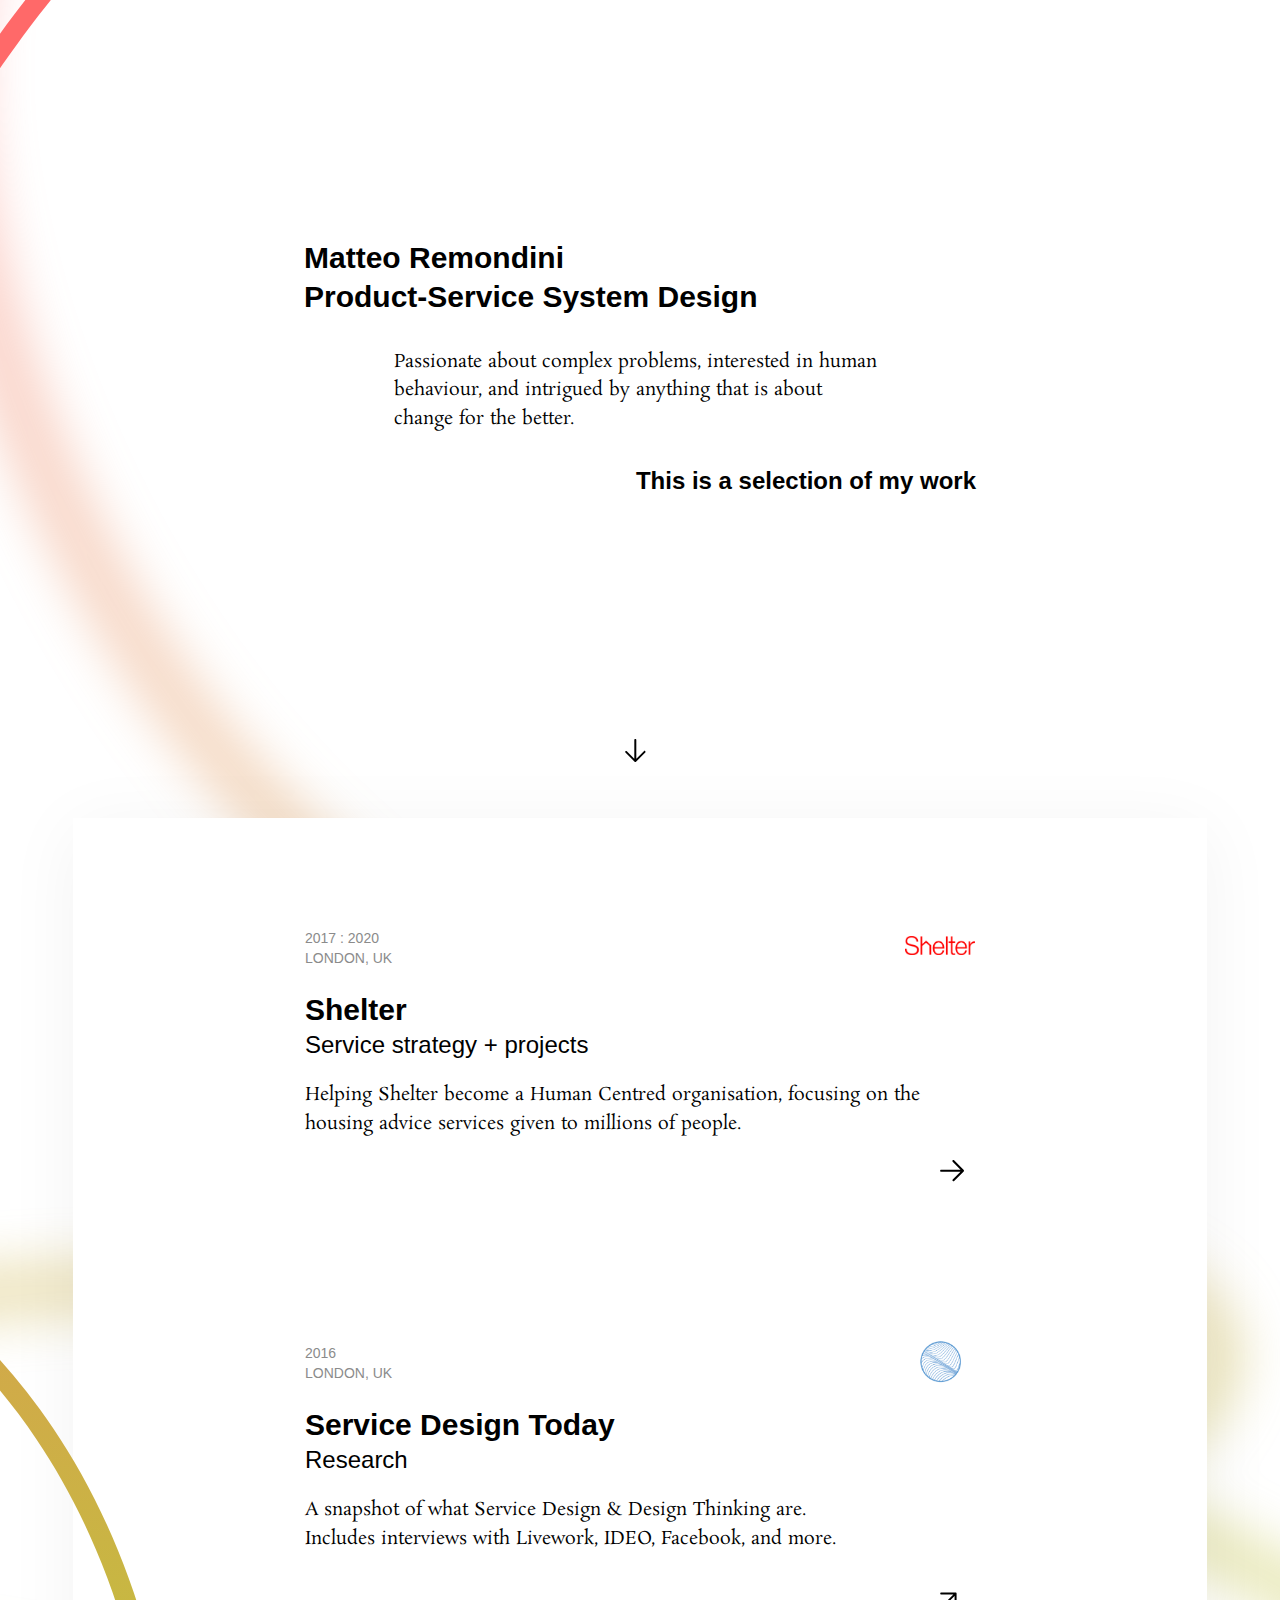
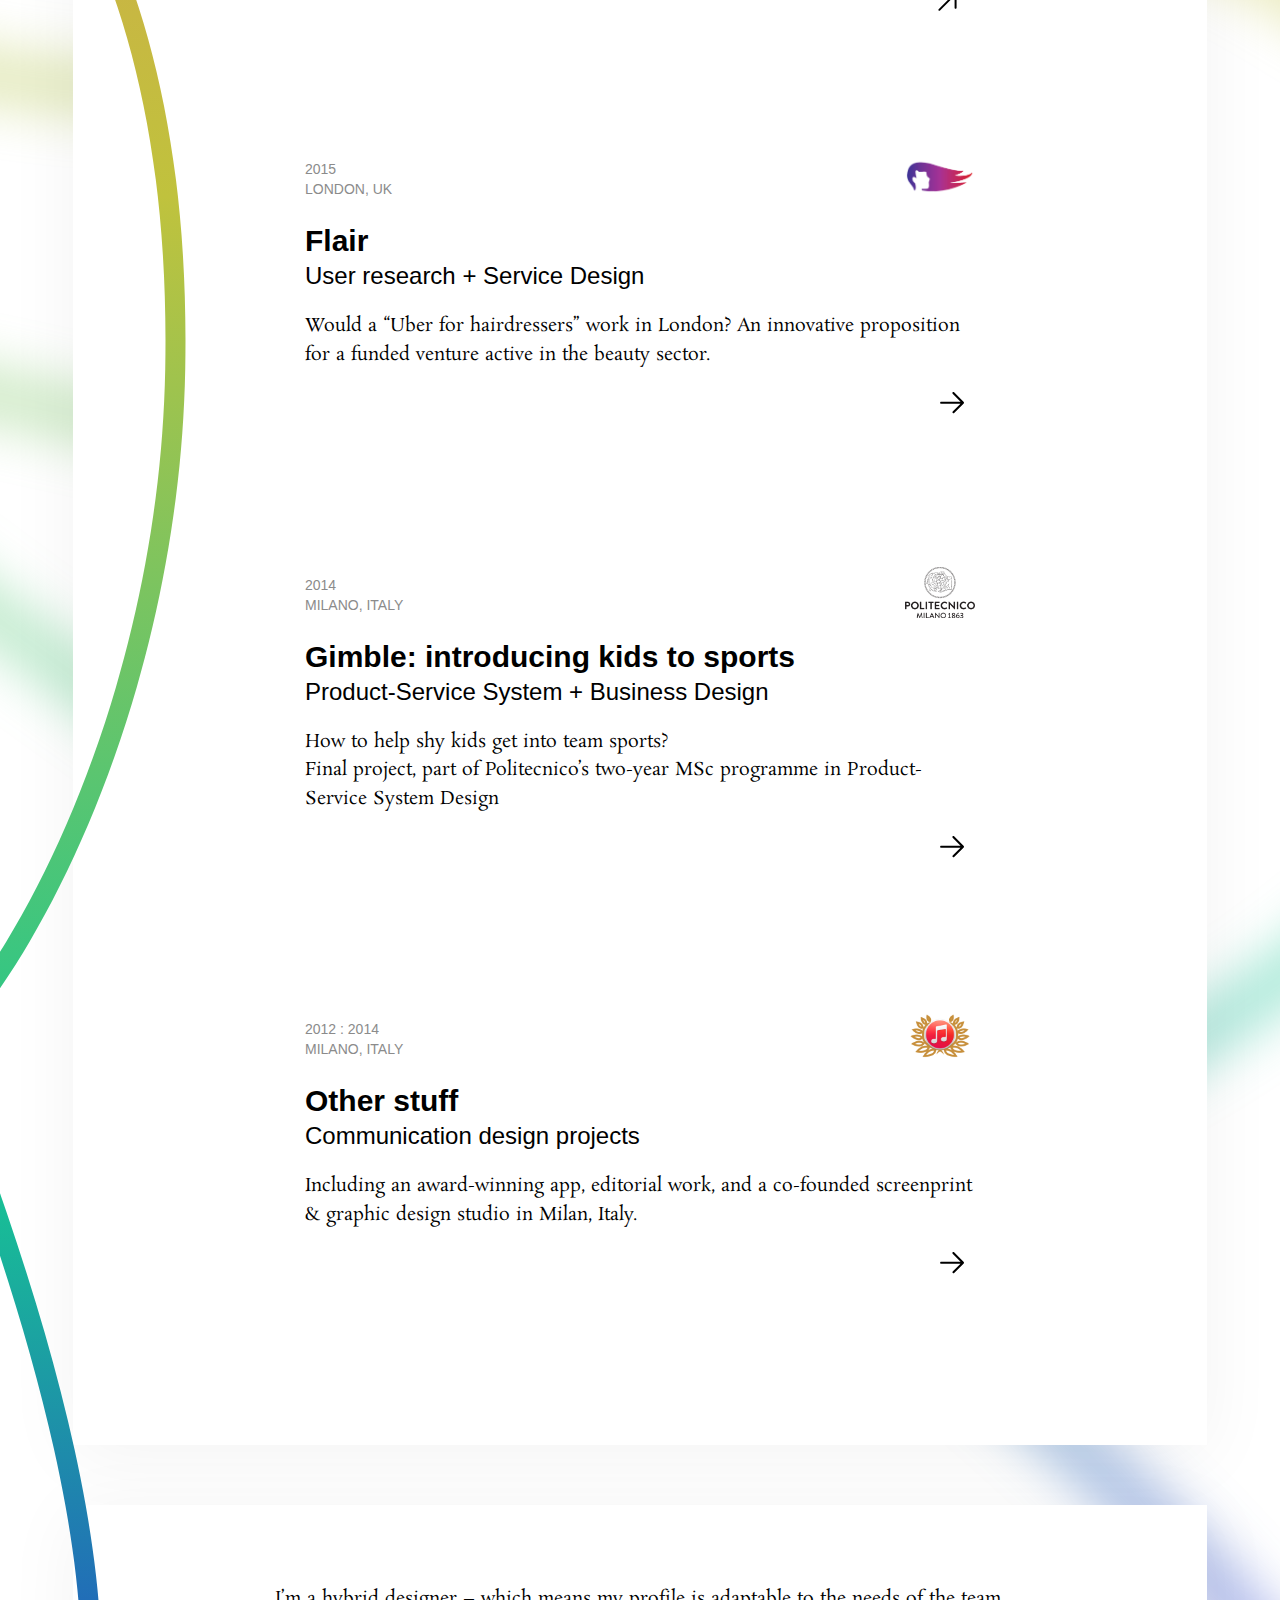
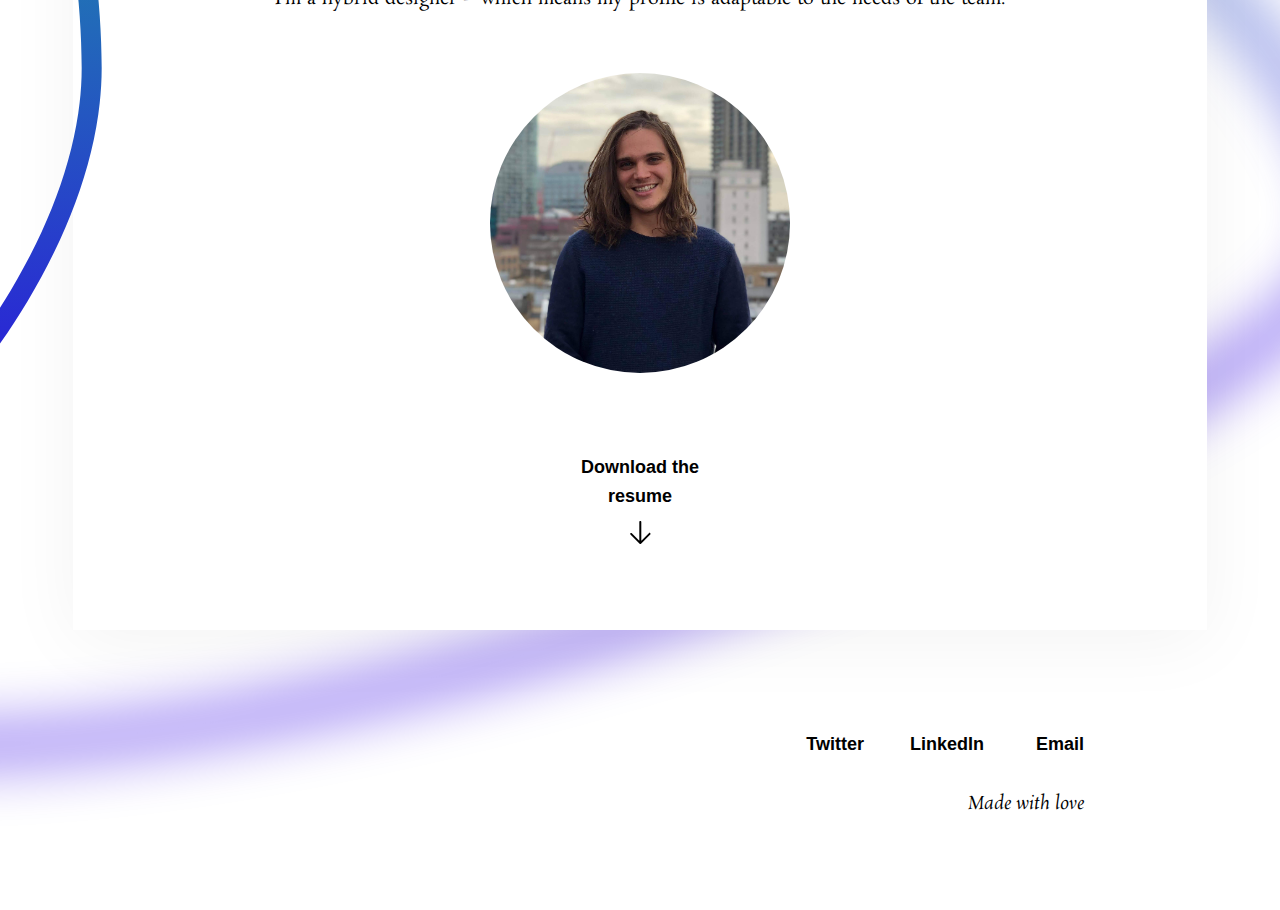
<file: index.html>
<!DOCTYPE html>
<html>
	<head>
		<link rel="stylesheet" href="css/style.css" />
		<link rel="stylesheet" href="css/normalize.css" />
		<meta charset="utf-8" />
		<meta http-equiv="x-ua-compatible" content="ie=edge" />
		<meta name="viewport" content="width=device-width, initial-scale=1, shrink-to-fit=no" />
		<title>Welcome | Matteo Remondini's Portfolio</title>
		<meta name="description" content="Matteo Remondini's porfolio. And much love" />
		<meta property="og:title" content="Welcome" />
		<meta property="og:description" content="Matteo Remondini's porfolio. And much love" />
		<meta property="og:type" content="website" />
		<meta name="twitter:card" content="summary" />
		<meta name="twitter:creator" content="Matteo Remondini" />
		<meta name="twitter:title" content="Welcome" />
		<meta name="twitter:description" content="Matteo Remondini's porfolio. And much love" />
		<meta name="keywords" content="service design, design thinking, portfolio, design" />
		<link rel="apple-touch-icon" sizes="180x180" href="/apple-touch-icon.png" />
		<link rel="icon" type="image/png" sizes="32x32" href="/favicon-32x32.png" />
		<link rel="icon" type="image/png" sizes="16x16" href="/favicon-16x16.png" />
		<link rel="manifest" href="/site.webmanifest" />
		<link rel="mask-icon" href="/safari-pinned-tab.svg" color="#5bbad5" />
		<meta name="msapplication-TileColor" content="#da532c" />
		<meta name="theme-color" content="#ffffff" />
		<!-- Global site tag (gtag.js) - Google Analytics -->
		<script async src="https://www.googletagmanager.com/gtag/js?id=G-69BHQ9J7DV"></script>
		<script>
			window.dataLayer = window.dataLayer || [];
			function gtag() {
				dataLayer.push(arguments);
			}
			gtag('js', new Date());

			gtag('config', 'G-69BHQ9J7DV');
		</script>
	</head>
	<body>
		<div class="layout">
			<div class="background hide-responsive">
				<svg
					xmlns="http://www.w3.org/2000/svg"
					class="background-svg"
					width="2000"
					height="6500"
					viewBox="0 0 2000 6500"
					fill="none"
				>
					<path
						fill="url(#paint0_linear)"
						d="M 754.025 1109.71 L 754.025 1109.71 L 748.015 1117.7 L 748.015 1117.7 L 754.025 1109.71 M 1513.95 1635.1 L 1513.95 1635.1 L 1520.55 1642.62 L 1520.55 1642.62 L 1513.95 1635.1 M 80.141 1764.03 L 73.448 1771.46 L 73.448 1771.46 L 80.141 1764.03 Z M 897.537 1535.01 L 895.194 1544.74 L 895.194 1544.74 L 897.537 1535.01 Z M 1964.13 2292.72 L 1964.13 2292.72 L 1974.11 2293.31 L 1974.11 2293.31 L 1964.13 2292.72 M 613.444 2968 L 621.932 2962.71 L 621.932 2962.71 L 613.444 2968 Z M 1153.39 2477.98 L 1161.81 2483.37 L 1161.81 2483.37 L 1153.39 2477.98 Z M 94.632 2136.44 L 94.454 2137.537 L 94.276 2138.633 L 94.099 2139.73 L 93.921 2140.827 L 93.743 2141.923 L 93.565 2143.02 L 93.388 2144.117 L 93.21 2145.213 L 93.032 2146.31 L 93.032 2146.31 L 94.632 2136.44 M 1706.63 3637.59 L 1706.63 3637.59 L 1716.49 3639.24 L 1716.49 3639.24 L 1716.49 3639.24 L 1716.49 3639.24 L 1716.49 3639.24 L 1716.49 3639.24 L 1716.49 3639.24 L 1716.49 3639.24 L 1716.49 3639.24 L 1706.63 3637.59 M 447.9 19.708 C 439.515 21.781 431.539 24.622 423.974 28.2 C 416.41 31.779 409.258 36.096 402.522 41.119 C 395.786 46.143 389.466 51.873 383.566 58.281 C 377.665 64.688 372.185 71.772 367.128 79.502 C 362.071 87.231 357.438 95.607 353.232 104.599 C 349.025 113.59 345.247 123.197 341.899 133.389 C 338.552 143.581 335.635 154.358 333.154 165.689 C 315.807 244.902 320.41 348.987 346.7 462.072 C 399.279 688.234 537.812 947.094 754.025 1109.71 L 742.004 1125.69 C 521.276 959.683 380.625 696.319 327.22 466.601 C 300.517 351.745 295.427 244.475 313.617 161.411 C 331.784 78.454 373.868 17.408 443.1 0.292 C 443.1 0.292 443.1 0.292 443.1 0.292 C 444.7 6.764 446.3 13.236 447.9 19.708 M 1527.15 1650.13 C 1557.52 1623.46 1576.37 1599.2 1583.52 1576.18 C 1590.96 1552.2 1585.34 1530.81 1569.98 1511.87 C 1555.11 1493.52 1531.05 1477.35 1501.02 1461.94 C 1470.82 1446.45 1433.57 1431.24 1391.4 1415.25 C 1306.82 1383.165 1201.735 1347.585 1090.666 1299.624 C 979.596 1251.662 862.543 1191.32 754.025 1109.71 L 742.004 1125.69 L 742.004 1125.69 C 851.957 1208.385 970.611 1269.547 1082.737 1317.987 C 1194.863 1366.428 1300.46 1402.145 1384.3 1433.95 C 1426.35 1449.89 1462.74 1464.78 1491.9 1479.74 C 1521.23 1494.79 1542.25 1509.43 1554.45 1524.47 C 1566.17 1538.92 1569.62 1553.48 1564.42 1570.25 C 1558.91 1587.97 1543.4 1609.24 1513.95 1635.1 L 1527.15 1650.13 M 1513.95 1635.1 C 1495.23 1651.55 1472.04 1667.86 1444.96 1683.81 L 1455.11 1701.04 C 1482.97 1684.63 1507.26 1667.6 1527.15 1650.13 C 1526.27 1649.128 1525.39 1648.126 1524.51 1647.124 C 1523.63 1646.122 1522.75 1645.12 1521.87 1644.118 C 1520.99 1643.116 1520.11 1642.114 1519.23 1641.112 C 1518.35 1640.11 1517.47 1639.108 1516.59 1638.106 L 1513.95 1635.1 Z M 1444.96 1683.81 C 1290.26 1774.95 1014.31 1851.08 744.233 1875.11 C 609.336 1887.11 476.416 1886.06 361.307 1867.57 C 245.994 1849.06 149.681 1813.22 86.835 1756.6 L 73.448 1771.46 C 140.42 1831.8 241.142 1868.53 358.136 1887.32 C 475.335 1906.14 609.995 1907.13 746.006 1895.03 C 1017.75 1870.86 1296.93 1794.23 1455.11 1701.04 C 1453.982 1699.126 1452.854 1697.211 1451.727 1695.297 C 1450.599 1693.382 1449.471 1691.468 1448.343 1689.553 L 1444.96 1683.81 Z M 899.88 1525.29 C 784.638 1497.52 657.893 1482.013 536.955 1478.4 C 416.017 1474.787 300.885 1483.07 208.87 1502.88 C 162.791 1512.8 122.172 1525.69 89.382 1541.61 C 56.707 1557.48 31.03 1576.75 15.864 1599.87 C 0.4 1623.45 -3.67 1650.37 5.856 1679.69 C 15.217 1708.5 37.495 1739.07 73.448 1771.46 L 86.835 1756.6 L 86.835 1756.6 C 52.178 1725.38 32.715 1697.63 24.878 1673.51 C 17.207 1649.9 20.483 1629.29 32.587 1610.84 C 44.99 1591.93 67.103 1574.66 98.119 1559.6 C 129.02 1544.59 167.99 1532.14 213.08 1522.43 C 303.401 1502.985 416.916 1494.82 536.358 1498.388 C 655.8 1501.955 781.168 1517.255 895.194 1544.74 L 899.88 1525.29 M 895.194 1544.74 C 1019.61 1574.72 1238.36 1619.1 1446.34 1701.72 L 1453.73 1683.13 C 1244.06 1599.84 1023.39 1555.06 899.88 1525.29 C 899.706 1526.01 899.533 1526.731 899.359 1527.451 C 899.186 1528.171 899.012 1528.892 898.839 1529.612 L 898.318 1531.773 L 897.797 1533.934 L 897.277 1536.096 L 896.756 1538.257 L 896.235 1540.418 L 895.715 1542.579 L 895.194 1544.74 Z M 1446.34 1701.72 C 1586.25 1757.3 1720.37 1829.86 1817.16 1926.24 C 1913.69 2022.36 1972.98 2142 1964.13 2292.72 L 1984.09 2293.9 C 1993.35 2136.42 1931.07 2011.43 1831.27 1912.06 C 1731.73 1812.95 1594.76 1739.16 1453.73 1683.13 L 1446.34 1701.72 Z M 1964.13 2292.72 C 1954.89 2450.02 1847.63 2599.97 1694.5 2725.23 C 1541.61 2850.28 1344.58 2949.37 1159.29 3005.21 L 1165.06 3024.36 C 1352.56 2967.85 1552.01 2867.61 1707.16 2740.71 C 1862.05 2614.02 1974.37 2459.4 1984.09 2293.9 L 1964.13 2292.72 Z M 1159.29 3005.21 C 1036.14 3042.32 918.773 3060.15 823.41 3054.13 C 727.692 3048.09 656.524 3018.26 621.932 2962.71 L 604.955 2973.28 C 618.184 2994.523 635.82 3012.118 657.091 3026.365 C 678.362 3040.612 703.267 3051.511 731.035 3059.365 C 758.802 3067.219 789.432 3072.027 822.15 3074.09 C 920.661 3080.31 1040.52 3061.89 1165.06 3024.36 C 1164.675 3023.083 1164.291 3021.807 1163.906 3020.53 C 1163.521 3019.253 1163.137 3017.977 1162.752 3016.7 L 1161.598 3012.87 L 1160.444 3009.04 L 1159.29 3005.21 Z M 621.932 2962.71 C 584.475 2902.56 583.675 2852.3 604.485 2808.93 C 625.728 2764.66 670.236 2725.97 726.79 2691.59 L 716.401 2674.5 C 658.775 2709.54 610.229 2750.73 586.453 2800.28 C 562.243 2850.74 564.457 2908.25 604.955 2973.28 L 621.932 2962.71 Z M 726.79 2691.59 C 805.064 2644.01 903.654 2606.26 987.833 2573.53 C 1029.71 2557.25 1068.15 2542.15 1098.25 2527.78 C 1113.31 2520.59 1126.54 2513.46 1137.2 2506.3 C 1147.72 2499.25 1156.49 2491.68 1161.81 2483.37 C 1156.197 2479.777 1150.583 2476.183 1144.97 2472.59 C 1141.84 2477.47 1135.73 2483.21 1126.06 2489.7 C 1116.53 2496.09 1104.26 2502.75 1089.63 2509.73 C 1074.985 2516.725 1058.237 2523.927 1039.894 2531.425 C 1021.551 2538.923 1001.612 2546.715 980.585 2554.89 C 896.904 2587.43 796.49 2625.82 716.401 2674.5 L 726.79 2691.59 Z M 1161.81 2483.37 C 1167.28 2474.82 1167.86 2465.41 1164.33 2456.3 C 1161.03 2447.77 1154.29 2439.84 1145.8 2432.47 C 1128.74 2417.66 1101.32 2402.36 1066.8 2386.87 C 997.464 2355.75 896.173 2322.43 782.308 2290.25 C 554.435 2225.86 274.435 2165.58 94.632 2136.44 L 91.432 2156.18 C 270.488 2185.2 549.74 2245.32 776.869 2309.5 C 890.505 2341.61 990.652 2374.62 1058.61 2405.12 C 1092.74 2420.43 1117.93 2434.77 1132.69 2447.57 C 1140.1 2454 1144.07 2459.37 1145.68 2463.53 C 1147.07 2467.1 1146.77 2469.77 1144.97 2472.59 L 1161.81 2483.37 Z M 91.432 2156.18 C 92.499 2149.6 93.565 2143.02 94.632 2136.44 C 94.632 2136.44 94.632 2136.44 94.632 2136.44 C 83.619 2134.65 74.248 2133.9 66.645 2134.37 C 59.372 2134.82 51.984 2136.48 46.749 2141.23 C 40.672 2146.74 39.683 2154.23 41.166 2160.98 C 42.547 2167.27 46.163 2173.85 50.795 2180.41 C 60.175 2193.67 76.142 2210.11 97.152 2229.13 C 118.292 2248.26 145.018 2270.42 176.319 2295.15 C 301.39 2393.95 501.522 2535.29 715.712 2691.14 L 727.479 2674.96 C 512.833 2518.79 313.374 2377.93 188.717 2279.46 C 157.586 2254.86 131.247 2233.01 110.573 2214.3 C 89.769 2195.47 75.173 2180.24 67.125 2168.86 C 63.044 2163.09 61.23 2159.1 60.701 2156.69 C 60.274 2154.75 60.894 2155.4 60.182 2156.04 C 60.169 2156.06 60.573 2155.69 61.891 2155.28 C 63.206 2154.87 65.147 2154.5 67.88 2154.33 C 73.388 2153.99 81.118 2154.51 91.432 2156.18 M 715.712 2691.14 C 862.122 2797.66 1015.25 2911.07 1155.96 3022.62 L 1168.38 3006.95 C 1027.35 2895.14 873.954 2781.54 727.479 2674.96 L 715.712 2691.14 Z M 1155.96 3022.62 C 1312.98 3147.11 1454.2 3269.03 1553.29 3376.31 C 1602.85 3429.97 1641.57 3479.64 1666.48 3523.87 C 1691.51 3568.33 1701.8 3605.9 1696.77 3635.94 L 1716.49 3639.24 C 1722.65 3602.49 1709.75 3559.96 1683.9 3514.05 C 1657.92 3467.91 1618.05 3416.94 1567.98 3362.74 C 1467.82 3254.3 1325.62 3131.61 1168.38 3006.95 L 1155.96 3022.62 Z M 1625.74 3726.83 C 1583.33 3760.94 1524.23 3797.01 1453.2 3833.09 C 1382.2 3869.15 1299.605 3905.052 1210.429 3938.866 C 1121.254 3972.68 1025.498 4004.405 928.176 4032.11 C 733.504 4087.53 533.11 4126.73 367.08 4134.56 C 284.047 4138.48 210.021 4134.53 149.771 4121.05 C 89.384 4107.55 43.974 4084.73 16.693 4051.88 L 1.307 4064.66 C 32.589 4102.33 82.924 4126.6 145.406 4140.57 C 208.025 4154.58 283.993 4158.5 368.022 4154.54 C 536.114 4146.61 738.114 4107.02 933.652 4051.35 C 1129.22 3995.67 1318.86 3923.76 1462.26 3850.92 C 1533.92 3814.52 1594.36 3777.73 1638.27 3742.42 C 1660.23 3724.76 1678.28 3707.29 1691.55 3690.24 C 1704.78 3673.24 1713.66 3656.13 1716.49 3639.24 C 1709.917 3638.14 1703.343 3637.04 1696.77 3635.94 C 1696.77 3635.94 1696.77 3635.94 1696.77 3635.94 C 1694.68 3648.39 1687.83 3662.45 1675.77 3677.95 C 1663.74 3693.4 1646.94 3709.78 1625.74 3726.83;"
					></path>
					<defs>
						<linearGradient
							id="paint0_linear"
							x1="992.876"
							y1="184.188"
							x2="992.876"
							y2="3742.04"
							gradientUnits="userSpaceOnUse"
						>
							<stop stop-color="#FF6969"></stop>
							<stop offset="0.453039" stop-color="#C0C23D"></stop>
							<stop offset="0.723757" stop-color="#17C792"></stop>
							<stop offset="1" stop-color="#2E00E5"></stop>
						</linearGradient>
					</defs>
				</svg>
			</div>
			<div>
				<svg
					class="frontground-index"
					width="591"
					height="3778"
					viewBox="700 0 491 3778"
					fill="none"
					xmlns="http://www.w3.org/2000/svg"
				>
					<path
						d="M97.8011 833.745L88.8578 838.219L97.8011 833.745ZM291.5 1318.5L301.474 1317.78L291.5 1318.5ZM144.498 1236.86L138.522 1244.88L144.498 1236.86ZM399.932 -75.9438C378.618 -59.6465 338.945 -13.8054 294.234 49.4465C249.245 113.093 198.428 195.408 154.961 285.561C111.517 375.667 75.247 473.949 59.6356 569.46C44.031 664.93 48.9443 758.433 88.8578 838.219L106.744 829.271C69.364 754.549 64.1677 665.717 79.3737 572.687C94.5729 479.697 130.034 383.312 172.976 294.247C215.896 205.229 266.122 123.866 310.566 60.9909C355.289 -2.2787 393.441 -45.8038 412.08 -60.0562L399.932 -75.9438ZM88.8578 838.219C225.734 1111.83 270.212 1162.79 281.526 1319.22L301.474 1317.78C289.788 1156.21 242.266 1100.17 106.744 829.271L88.8578 838.219ZM281.526 1319.22C288.942 1421.75 214.017 1514.71 125.395 1552.15C81.3265 1570.77 34.9718 1575.13 -5.17378 1560.88C-45.0027 1546.74 -80.1737 1513.77 -101.37 1454.71L-120.194 1461.46C-97.2869 1525.3 -58.1707 1563.29 -11.8646 1579.73C34.1248 1596.06 85.7531 1590.61 133.179 1570.57C227.548 1530.7 309.66 1430.96 301.474 1317.78L281.526 1319.22ZM-101.37 1454.71C-144.595 1334.25 -116.055 1258 -64.3784 1223.59C-11.8001 1188.57 69.4112 1193.36 138.522 1244.88L150.475 1228.84C76.3801 1173.61 -14.1521 1166.11 -75.4643 1206.94C-137.678 1248.37 -165.176 1336.11 -120.194 1461.46L-101.37 1454.71ZM138.522 1244.88C184.439 1279.11 269.292 1331.4 342.063 1439.45C414.701 1547.31 475.62 1711.43 470.724 1969.16L490.72 1969.54C495.683 1708.28 433.89 1540 358.652 1428.28C283.548 1316.76 195.359 1262.3 150.475 1228.84L138.522 1244.88ZM470.724 1969.16C465.833 2226.67 374.757 2459.76 278.261 2592.19C254.174 2625.25 229.919 2651.8 206.808 2670.84C183.588 2689.98 162.142 2701.03 143.644 2704.14C125.671 2707.16 110.215 2702.78 97.3251 2690.11C83.9891 2676.99 72.6457 2654.22 65.5766 2619.11L45.9701 2623.05C53.4292 2660.1 65.9535 2687.3 83.3013 2704.37C101.095 2721.86 123.14 2727.87 146.959 2723.86C170.254 2719.95 194.893 2706.58 219.528 2686.28C244.272 2665.88 269.642 2637.98 294.425 2603.97C393.411 2468.12 485.753 2231.03 490.72 1969.54L470.724 1969.16ZM65.5766 2619.11C37.1293 2477.81 73.8708 2384.08 119.827 2314.6C143.036 2279.52 168.471 2250.77 189.965 2224.47C210.913 2198.84 229.081 2174.49 234.196 2149.76L214.611 2145.71C210.646 2164.87 195.931 2185.56 174.479 2211.81C153.571 2237.39 127.088 2267.38 103.146 2303.57C54.7983 2376.66 16.3048 2475.71 45.9701 2623.05L65.5766 2619.11ZM234.196 2149.76C239.663 2123.34 225.822 2092.72 204.196 2062.7C182.127 2032.06 150.042 1999.45 114.243 1968.16C42.6452 1905.59 -45.3803 1846.94 -102.275 1818.42L-111.237 1836.3C-56.057 1863.96 30.5775 1921.6 101.081 1983.22C136.332 2014.03 167.158 2045.5 187.968 2074.39C209.22 2103.89 218.225 2128.24 214.611 2145.71L234.196 2149.76ZM-102.275 1818.42C-106.303 1816.4 -111.196 1814.61 -116.19 1815.12C-118.917 1815.4 -121.69 1816.37 -124.104 1818.31C-126.475 1820.2 -127.968 1822.6 -128.877 1824.92C-130.573 1829.25 -130.583 1834.18 -130.136 1838.59C-129.664 1843.24 -128.532 1848.59 -126.925 1854.46C-120.56 1877.72 -105.341 1914.04 -84.3912 1959.86C-63.3451 2005.89 -36.1719 2062.23 -5.5689 2125.85C25.0534 2189.5 59.148 2260.5 94.1126 2335.99C164.055 2486.98 237.387 2655.72 293.222 2819.02C349.116 2982.5 387.185 3139.72 387.185 3267.89H407.185C407.185 3136.37 368.252 2976.65 312.146 2812.55C255.98 2648.28 182.313 2478.82 112.26 2327.58C77.2277 2251.95 43.0761 2180.83 12.4539 2117.18C-18.1876 2053.48 -45.2575 1997.35 -66.2023 1951.54C-87.2433 1905.52 -101.763 1870.64 -107.635 1849.18C-109.087 1843.87 -109.921 1839.7 -110.238 1836.57C-110.58 1833.19 -110.204 1832.09 -110.255 1832.22C-110.342 1832.44 -110.697 1833.19 -111.607 1833.92C-112.559 1834.68 -113.546 1834.96 -114.152 1835.02C-114.903 1835.1 -114.214 1834.8 -111.237 1836.3L-102.275 1818.42ZM387.185 3267.89C387.185 3340.24 359.479 3418.26 316.054 3490.73C272.68 3563.1 214.06 3629.19 153.298 3677.58C92.2426 3726.2 30.319 3755.93 -19.6631 3757.78C-44.3697 3758.69 -65.7918 3752.79 -83.0887 3739.39C-100.437 3725.95 -114.606 3704.2 -123.342 3671.66L-142.658 3676.85C-133.104 3712.44 -116.987 3738.43 -95.3388 3755.2C-73.639 3772.01 -47.3532 3778.81 -18.9256 3777.77C37.3607 3775.69 103.411 3742.87 165.757 3693.22C228.396 3643.34 288.605 3575.43 333.209 3501.01C377.763 3426.66 407.185 3345.06 407.185 3267.89H387.185Z"
						fill="url(#paint0_linear)"
					></path>
					<defs>
						<linearGradient
							id="paint0_linear"
							x1="174.274"
							y1="-68"
							x2="174.274"
							y2="3368.78"
							gradientUnits="userSpaceOnUse"
						>
							<stop stop-color="#FFA7A7"></stop>
							<stop offset="0.453039" stop-color="#C0C23D"></stop>
							<stop offset="0.723757" stop-color="#17C792" stop-opacity="0.83"></stop>
							<stop offset="1" stop-color="#2E00E5"></stop>
						</linearGradient>
					</defs>
				</svg>
			</div>
			<div class="homepage__hero-wrapper">
				<div class="homepage__hero-group">
					<h1 class="homepage__hero__h1">
						Matteo Remondini <br />
						Product-Service System Design
					</h1>
					<div class="homepage__hero__p">
						<p>
							Passionate about complex problems, interested in human behaviour, and
							intrigued by anything that is about change for the better.
						</p>
					</div>
					<h3 class="homepage__hero__h2">
						This is a selection of my work
					</h3>
				</div>
			</div>
			<div class="arrow-down">
				<img src="src/images/arrow-down.svg" alt="arrow pointing down" />
			</div>

			<div class="homepage__page">
				<a href="shelter.html"
					><div class="homepage__card">
						<h4 class="homepage__card__year">2017 : 2020</h4>
						<h4 class="homepage__card__location">London, UK</h4>
						<img class="homepage__card__logo" src="src/images/shelterlogo.png" alt="" />
						<h2>Shelter</h2>
						<h3>Service strategy + projects</h3>
						<p>
							Helping Shelter become a Human Centred organisation, focusing on the
							housing advice services given to millions of people.
						</p>
						<img
							class="homepage__card__arrow_right"
							src="src/images/arrow-down.svg"
							alt=""
						/></div
				></a>

				<a
					href="https://www.servicedesigntoday.org"
					target="_blank"
					rel="noopener noreferrer"
				>
					<div class="homepage__card">
						<h4 class="homepage__card__year">2016</h4>
						<h4 class="homepage__card__location">London, UK</h4>
						<img class="homepage__card__logo" src="src/images/sdt-logo.png" alt="" />
						<h2>Service Design Today</h2>
						<h3>Research</h3>
						<p>
							A snapshot of what Service Design &amp; Design Thinking are.<br />
							Includes interviews with Livework, IDEO, Facebook, and more.
						</p>
						<img
							class="homepage__card__arrow_ext"
							src="src/images/arrow-ext-link.svg"
							alt=""
						/>
					</div>
				</a>
				<a href="flair.html"
					><div class="homepage__card">
						<h4 class="homepage__card__year">2015</h4>
						<h4 class="homepage__card__location">London, UK</h4>
						<img class="homepage__card__logo" src="src/images/flair-logo.png" alt="" />
						<h2>Flair</h2>
						<h3>User research + Service Design</h3>
						<p>
							Would a “Uber for hairdressers” work in London? An innovative
							proposition for a funded venture active in the beauty sector.
						</p>
						<img
							class="homepage__card__arrow_right"
							src="src/images/arrow-down.svg"
							alt=""
						/></div
				></a>
				<a href="gimble.html"
					><div class="homepage__card">
						<h4 class="homepage__card__year">2014</h4>
						<h4 class="homepage__card__location">Milano, Italy</h4>
						<img class="homepage__card__logo" src="src/images/logo-polimi.png" alt="" />
						<h2>Gimble: introducing kids to sports</h2>
						<h3>Product-Service System + Business Design</h3>
						<p>
							How to help shy kids get into team sports?<br />
							Final project, part of Politecnico’s two-year MSc programme in
							Product-Service System Design
						</p>
						<img
							class="homepage__card__arrow_right"
							src="src/images/arrow-down.svg"
							alt=""
						/></div
				></a>

				<a href="commdesign.html"
					><div class="homepage__card">
						<h4 class="homepage__card__year">2012 : 2014</h4>
						<h4 class="homepage__card__location">Milano, Italy</h4>
						<img
							class="homepage__card__logo"
							src="src/images/logo-appstore.png"
							alt=""
						/>
						<h2>Other stuff</h2>
						<h3>Communication design projects</h3>
						<p>
							Including an award-winning app, editorial work, and a co-founded
							screenprint &amp; graphic design studio in Milan, Italy.
						</p>
						<img
							class="homepage__card__arrow_right"
							src="src/images/arrow-down.svg"
							alt=""
						/></div
				></a>
			</div>

			<div class="homepage__page">
				<p class="about__text">
					I’m a hybrid designer – which means my profile is adaptable to the needs of the
					team.
				</p>
				<div
					class="about__avatar gatsby-image-wrapper"
					style="position: relative; overflow: hidden;"
				>
					<div aria-hidden="true" style="width: 100%; padding-bottom: 100%;"></div>
					<img
						aria-hidden="true"
						src="src/images/avatar.jpg"
						alt=""
						style="
							position: absolute;
							top: 0px;
							left: 0px;
							width: 100%;
							height: 100%;
							object-fit: cover;
							object-position: center center;
						"
					/>
				</div>
				<a download="" class="download-cv" href="src/downloads/RemondiniCV_2022b.pdf"
					><p class="download-cv__text">Download the resume</p>
					<img
						class="download-cv__icon"
						src="src/images/arrow-down.svg"
						alt="download icon"
				/></a>
			</div>

			<footer class="footer">
				<a
					class="footer__twitter"
					href="http://www.twitter.com/teoremo"
					target="_blank"
					rel="noopener noreferrer"
					>Twitter</a
				><a
					class="footer__linkedin"
					href="http://www.linkedin.com/in/teoremo"
					target="_blank"
					rel="noopener noreferrer"
					>LinkedIn</a
				><a class="footer__email" href="mailto:hello@teoremo.com">Email</a><br /><i
					class="footer__love-text"
					>Made with love</i
				>
			</footer>
		</div>
	</body>
</html>
</file>
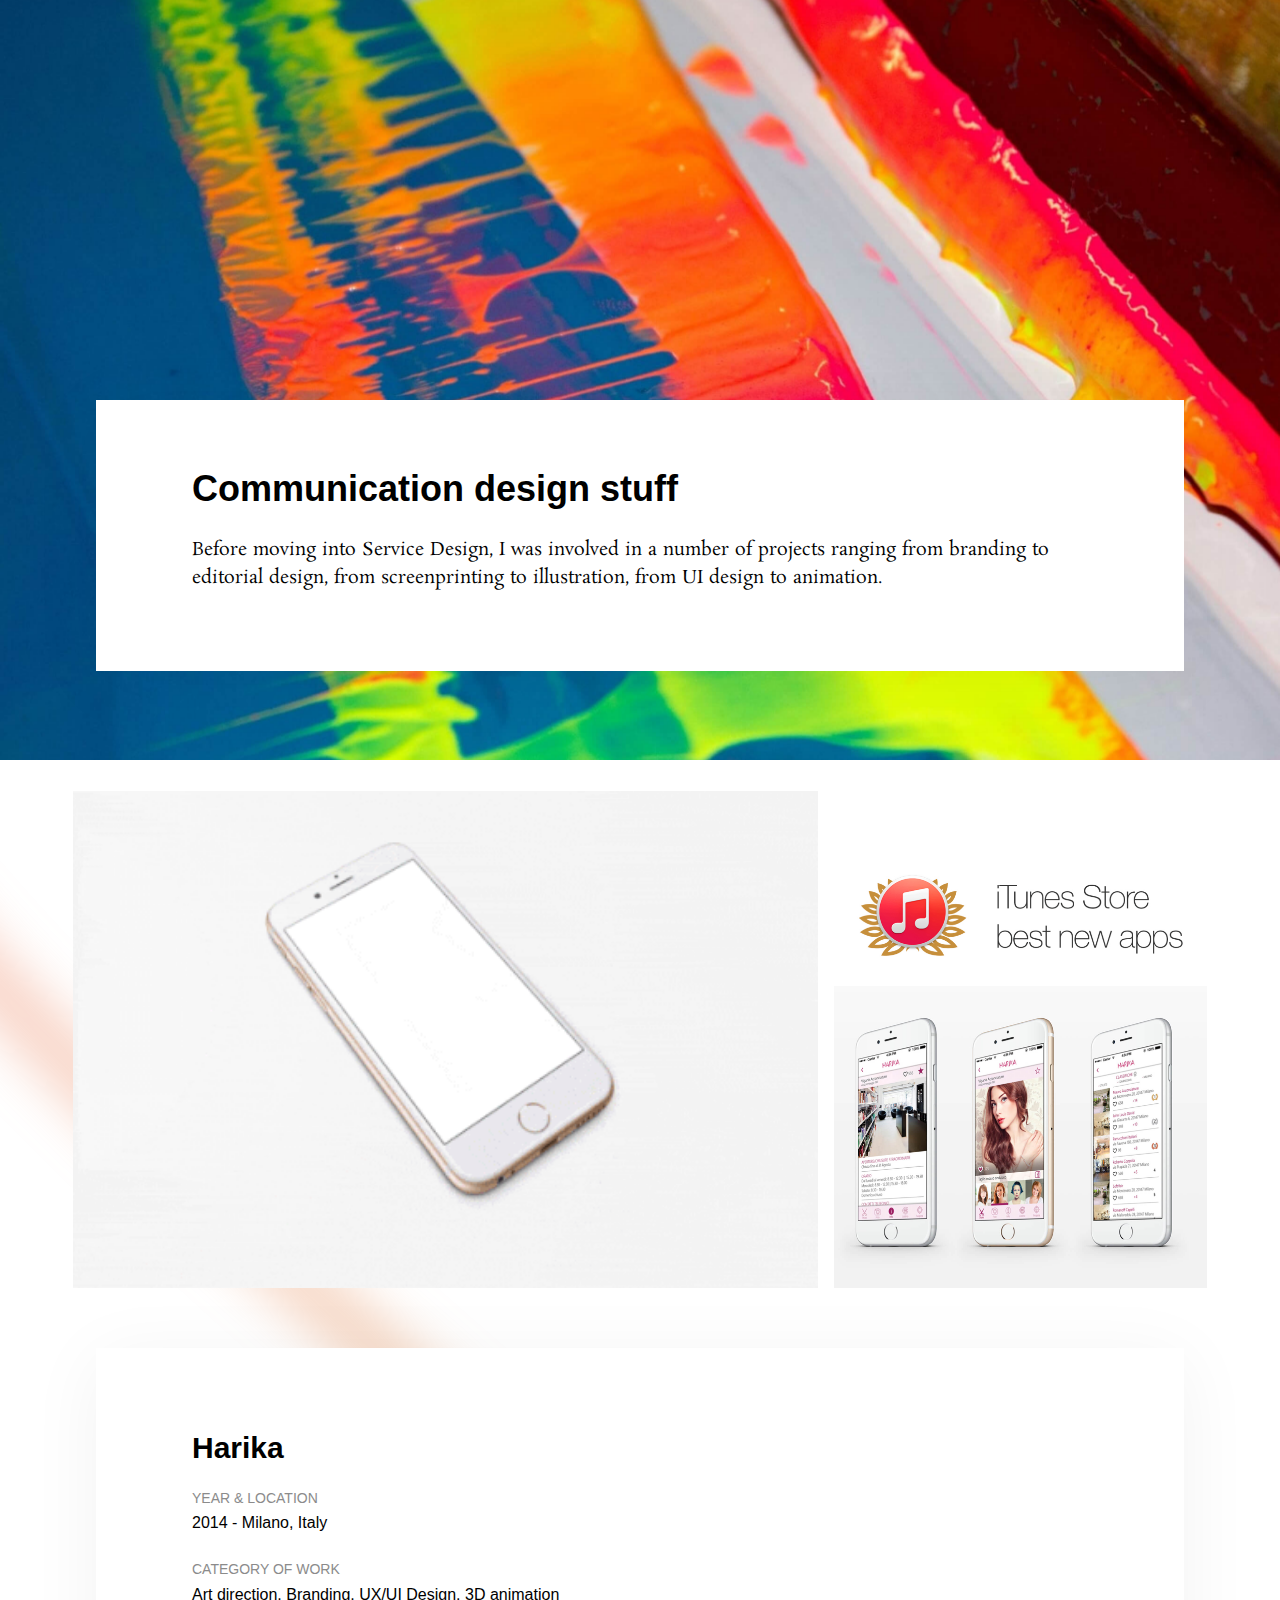
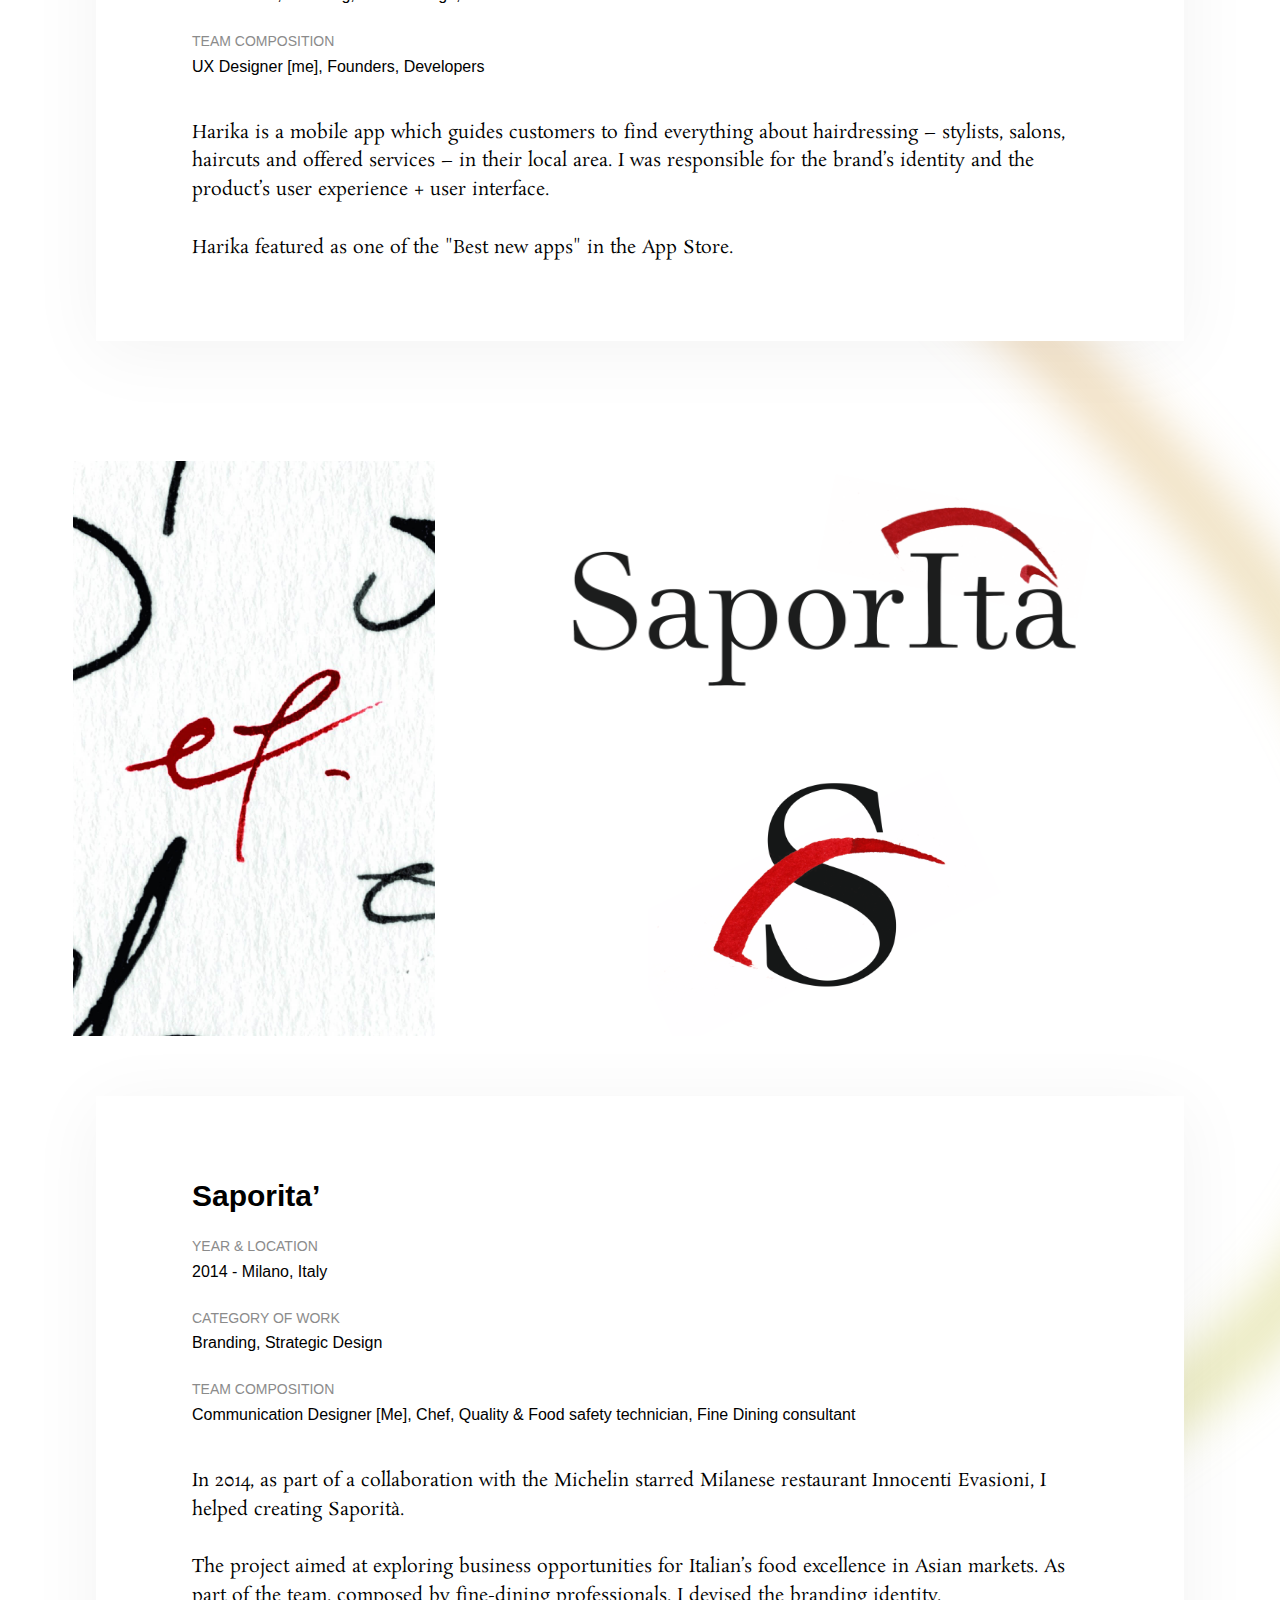
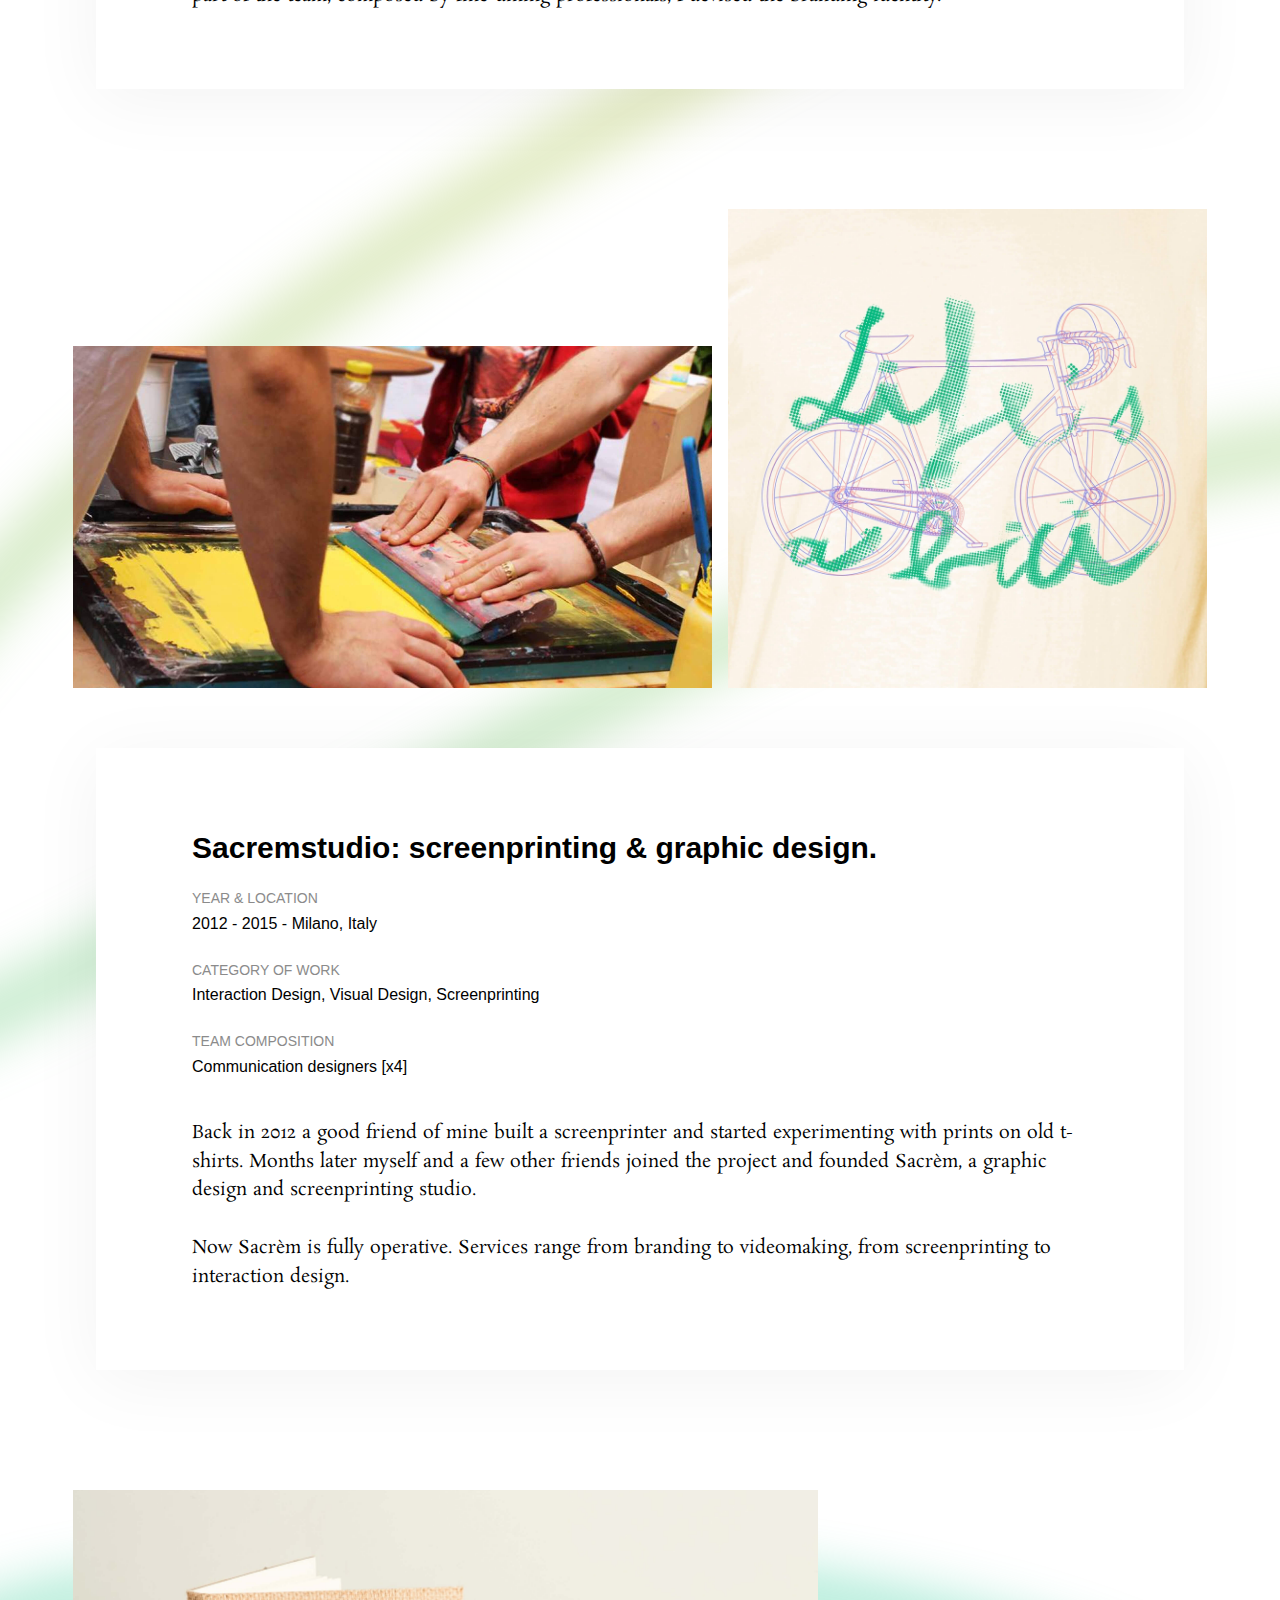
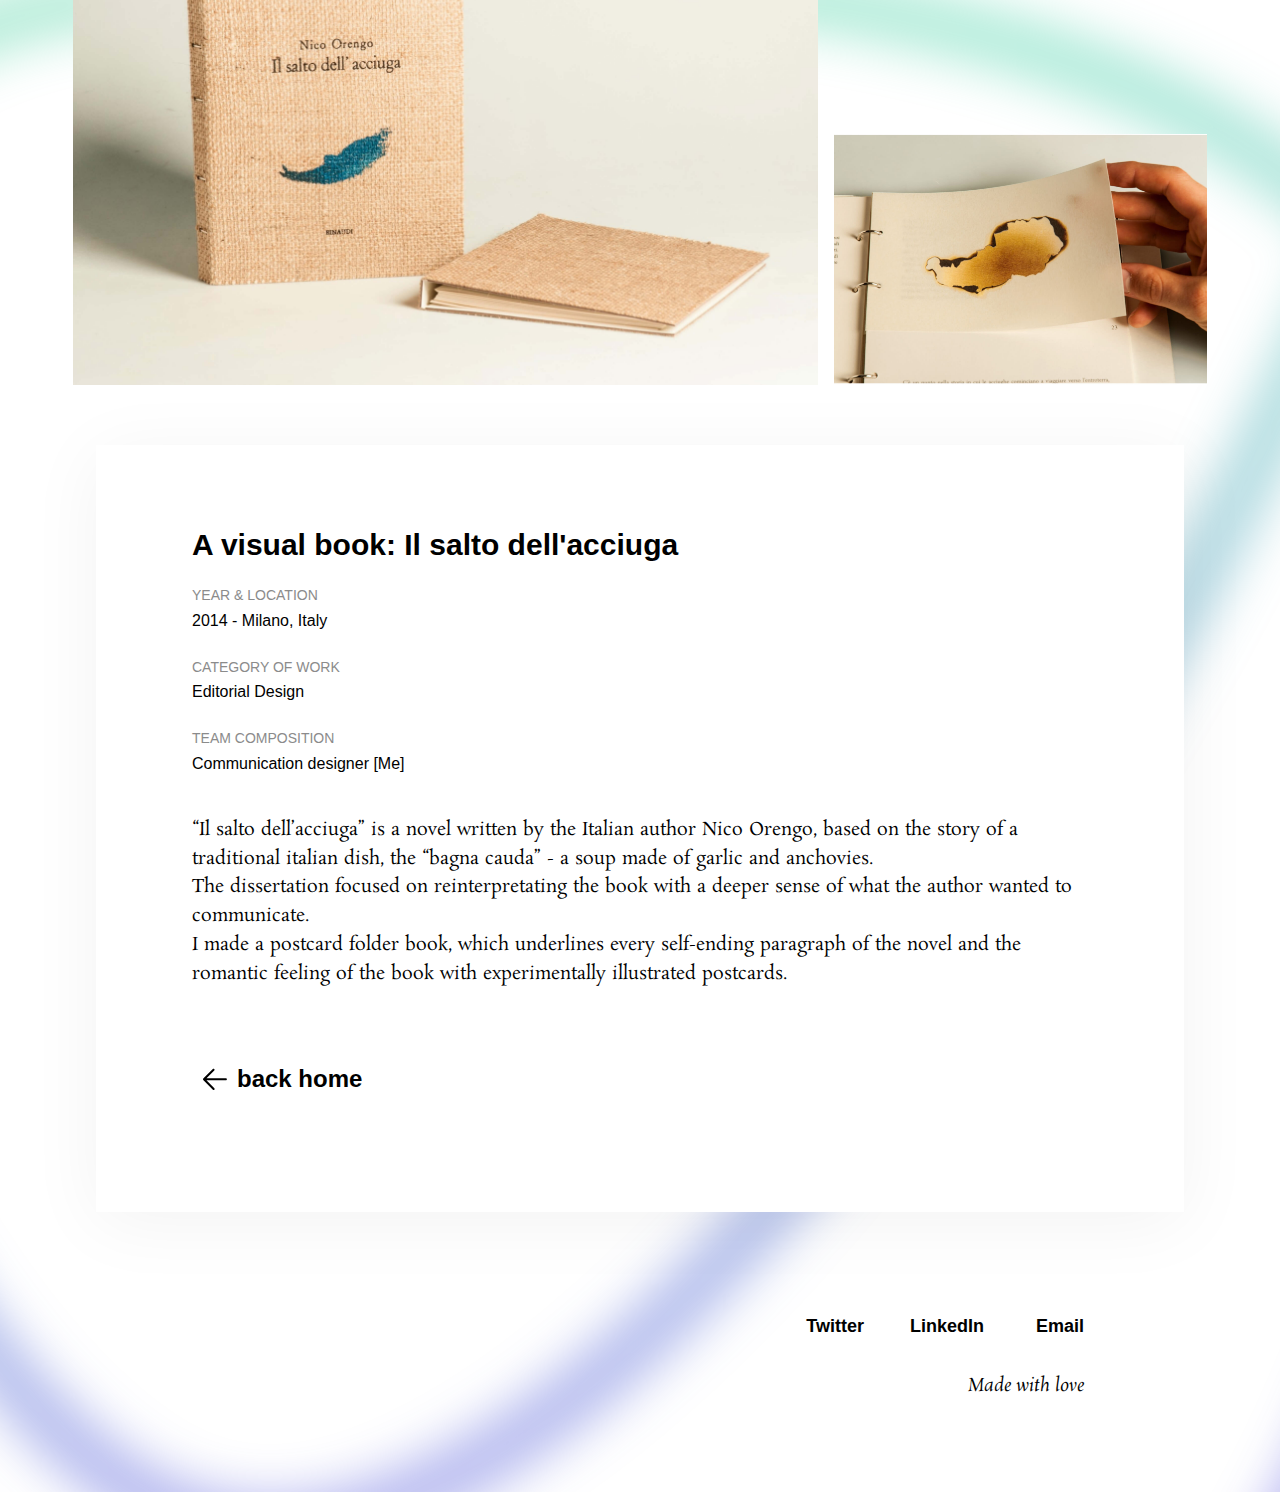
<file: commdesign.html>
<!DOCTYPE html>
<html>
	<head>
		<link rel="stylesheet" href="css/style.css" />
		<link rel="stylesheet" href="css/normalize.css" />
		<meta charset="utf-8" />
		<meta http-equiv="x-ua-compatible" content="ie=edge" />
		<meta name="viewport" content="width=device-width, initial-scale=1, shrink-to-fit=no" />
		<title>Communication Design | Matteo Remondini's Portfolio</title>
		<meta name="description" content="Matteo Remondini's porfolio. And much love" />
		<meta property="og:description" content="Matteo Remondini's porfolio. And much love" />
		<meta property="og:type" content="website" />
		<meta name="twitter:card" content="summary" />
		<meta name="twitter:creator" content="Matteo Remondini" />
		<meta name="twitter:description" content="Matteo Remondini's porfolio. And much love" />
		<meta property="og:title" content="Communication Design" />
		<meta name="twitter:title" content="Communication Design" />
		<meta
			name="keywords"
			content="service design, design thinking, portfolio, design, communication design"
		/>
		<link rel="apple-touch-icon" sizes="180x180" href="/apple-touch-icon.png" />
		<link rel="icon" type="image/png" sizes="32x32" href="/favicon-32x32.png" />
		<link rel="icon" type="image/png" sizes="16x16" href="/favicon-16x16.png" />
		<link rel="manifest" href="/site.webmanifest" />
		<link rel="mask-icon" href="/safari-pinned-tab.svg" color="#5bbad5" />
		<meta name="msapplication-TileColor" content="#da532c" />
		<meta name="theme-color" content="#ffffff" />
		
	</head>
	<body>
		<div class="layout">
			<main>
				<div class="background">
					<svg
						class="background-svg"
						width="2000"
						height="7700"
						viewBox="0 0 2000 7700"
						fill="none"
						xmlns="http://www.w3.org/2000/svg"
					>
						<path fill="url(#paint0_linear)">
							<animate
								repeatCount="indefinite"
								fill="remove"
								attributeName="d"
								dur="29s"
								values="M 2000 4113.95 L 2005 4113.965 L 2010 4113.98 L 2010 4113.98 L 2000 4113.95 M 486.829 6488.67 L 483.993 6492.785 L 481.156 6496.9 L 481.156 6496.9 L 486.829 6488.67 M 480.577 4989.42 L 481.156 4999.4 L 481.156 4999.4 L 480.577 4989.42 M 1689.55 6425.49 L 1698.75 6429.4 L 1698.75 6429.4 L 1689.55 6425.49 M 163.064 4223.26 C 153.774 4238.765 145.209 4253.536 137.355 4267.595 C 129.5 4281.655 122.354 4295.002 115.901 4307.659 C 109.448 4320.316 103.686 4332.282 98.6 4343.58 C 93.514 4354.878 89.103 4365.507 85.349 4375.49 C 70.49 4415.01 65.291 4446.03 71.008 4468.64 C 73.955 4480.29 79.821 4489.77 88.614 4496.69 C 97.284 4503.51 108.137 4507.32 120.31 4508.93 C 144.359 4512.11 175.741 4506.95 212.285 4496.17 C 285.685 4474.52 384.793 4428.64 498.387 4371.18 C 612.057 4313.68 741.251 4244.04 874.54 4174.78 C 1008.18 4105.335 1146.027 4036.227 1277.56 3979.401 C 1409.092 3922.575 1534.31 3878.03 1642.69 3857.71 C 1751.2 3837.37 1840.56 3841.78 1902.39 3880.07 C 1963.41 3917.87 2000.4 3990.55 2000 4113.95 L 2020 4114.02 C 2020.41 3986.75 1982.06 3905.9 1912.92 3863.07 C 1844.59 3820.75 1748.96 3817.44 1639 3838.05 C 1528.915 3858.69 1402.185 3903.782 1269.631 3961.043 C 1137.077 4018.302 998.699 4087.73 865.318 4157.04 C 731.585 4226.53 602.962 4295.87 489.36 4353.33 C 460.94 4367.708 433.525 4381.308 407.271 4393.951 C 381.017 4406.594 355.925 4418.279 332.154 4428.825 C 308.382 4439.371 285.93 4448.779 264.956 4456.867 C 243.982 4464.954 224.487 4471.722 206.627 4476.99 C 170.753 4487.57 142.688 4491.71 122.93 4489.1 C 113.2 4487.82 106.059 4484.96 100.979 4480.97 C 96.022 4477.07 92.382 4471.58 90.398 4463.74 C 86.257 4447.36 89.505 4421.27 104.07 4382.53 C 118.48 4344.21 143.34 4295.09 180.22 4233.54 L 163.064 4223.26 Z M 1689.55 6425.49 C 1562.06 6725.53 1245.9 7138.35 931.266 7413.31 C 773.865 7550.87 617.931 7652.95 487.096 7689.72 C 421.791 7708.07 363.601 7709.91 314.809 7692.65 C 266.299 7675.5 225.811 7639.03 196.467 7578.15 L 178.451 7586.84 C 209.707 7651.68 253.884 7692.32 308.141 7711.51 C 362.118 7730.6 424.799 7728 492.507 7708.97 C 627.698 7670.98 786.358 7566.51 944.427 7428.37 C 1260.74 7151.94 1579.02 6736.77 1707.95 6433.31 L 1689.55 6425.49 Z M 400.643 0.337 C 233.433 96.742 124.344 198.367 62.803 304.433 C 1.114 410.755 -12.378 520.832 10.361 632.973 C 55.618 856.172 244.439 1087.48 479.927 1317.32 C 597.916 1432.47 728.103 1547.7 858.704 1661.76 C 989.376 1775.88 1120.41 1888.8 1240.42 1999.58 C 1360.42 2110.36 1469.12 2218.76 1555.09 2323.72 C 1641.13 2428.76 1703.92 2529.79 1732.76 2625.78 L 1751.91 2620.02 C 1721.98 2520.39 1657.33 2416.98 1570.57 2311.05 C 1483.73 2205.03 1374.25 2095.9 1253.98 1984.88 C 1133.71 1873.86 1002.38 1760.68 871.86 1646.69 C 741.272 1532.64 611.453 1417.74 493.897 1303 C 258.295 1073.06 73.872 845.553 29.962 628.999 C 8.116 521.264 21.059 416.23 80.102 314.47 C 139.294 212.453 245.235 113.023 410.632 17.663 L 400.643 0.337 Z M 1732.76 2625.78 C 1761.82 2722.51 1768.31 2803.94 1756.77 2874.39 C 1745.25 2944.75 1715.66 3004.74 1671.66 3058.53 C 1583.22 3166.63 1437.01 3249.34 1262.69 3339.49 C 915.198 3519.21 460.943 3726.12 163.064 4223.26 L 180.22 4233.54 C 474.676 3742.11 923.321 3537.52 1271.87 3357.26 C 1445.57 3267.42 1595.66 3183.01 1687.14 3071.19 C 1733.09 3015.02 1764.36 2951.84 1776.51 2877.62 C 1788.65 2803.48 1781.63 2718.91 1751.91 2620.02 L 1732.76 2625.78 Z M 486.829 6488.67 L 486.829 6488.67 L 475.483 6505.14 C 377.333 6437.52 282.929 6311.74 207.817 6161.5 C 132.6 6011.06 76.187 5835.02 54.694 5665.81 C 33.226 5496.79 46.46 5333.42 111.891 5209.21 C 177.71 5084.27 295.767 5000.13 480.577 4989.42 C 480.706 4991.638 480.834 4993.856 480.963 4996.073 L 481.348 5002.727 C 481.477 5004.944 481.605 5007.162 481.734 5009.38 C 303.497 5019.71 191.945 5100.16 129.586 5218.53 C 66.839 5337.64 53.327 5496.32 74.535 5663.29 C 95.719 5830.07 151.406 6003.95 225.705 6152.56 C 300.11 6301.38 392.638 6423.78 486.829 6488.67 M 2000 4113.95 C 1998.36 4612.72 1743.32 5293.54 1425.13 5806.58 C 1266.08 6063.03 1091.8 6276.63 926.415 6404.36 C 760.514 6532.48 607.322 6571.68 486.829 6488.67 L 475.483 6505.14 C 607.378 6596 771.074 6549.6 938.639 6420.19 C 1106.71 6290.39 1282.48 6074.53 1442.13 5817.12 C 1761.35 5302.42 2018.34 4617.91 2020 4114.02 L 2000 4113.95 Z M 481.734 5009.38 L 481.734 5009.38 L 480.577 4989.42 C 705.17 4976.4 929.558 4975.9 1130.94 5003.48 C 1332.22 5031.04 1511.41 5086.75 1644.87 5186.85 C 1778.73 5287.26 1865.92 5431.83 1883.66 5635.23 C 1901.35 5838.15 1849.92 6099.19 1707.95 6433.31 L 1689.55 6425.49 C 1830.87 6092.88 1881.03 5835.31 1863.73 5636.97 C 1846.47 5439.1 1762.08 5299.77 1632.87 5202.85 C 1503.26 5105.64 1327.89 5050.63 1128.23 5023.29 C 928.677 4995.97 705.743 4996.4 481.734 5009.38;
                        M 1788.6 4120.9 L 1788.6 4120.9 L 1778.6 4120.87 L 1778.6 4120.87 L 1788.6 4120.9 M 475.949 6261.9 L 475.949 6261.9 L 481.619 6253.66 L 481.619 6253.66 L 475.949 6261.9 M 807.498 4746.9 L 806.92 4736.92 L 807.498 4746.9 L 807.498 4746.9 M 1788.6 6174.4 L 1797.81 6178.31 L 1788.6 6174.4 L 1788.6 6174.4 M 161.422 4216.64 C 123.429 4237.55 96.7 4251.43 79.904 4259.38 C 71.406 4263.4 65.836 4265.72 62.74 4266.72 C 60.737 4267.37 61.15 4266.99 62.571 4267.09 C 62.971 4267.12 67.625 4267.41 70.078 4272.17 C 72.382 4276.63 70.273 4280.42 70.177 4280.6 C 69.598 4281.71 69.191 4281.8 70.664 4280.47 C 71.773 4279.47 73.45 4278.11 75.771 4276.36 C 80.39 4272.88 87.055 4268.26 95.687 4262.59 C 112.92 4251.28 137.573 4236.09 168.44 4218.03 C 291.93 4145.8 513.61 4028.5 754.107 3932.06 C 994.977 3835.46 1253.19 3760.42 1450.35 3771.33 C 1548.75 3776.77 1630.71 3803.55 1687.95 3858.47 C 1716.485 3885.85 1739.25 3920.582 1754.83 3963.904 C 1770.41 4007.225 1778.805 4059.135 1778.6 4120.87 L 1798.6 4120.93 C 1798.81 4057.33 1790.138 4003.008 1773.649 3957.135 C 1757.16 3911.262 1732.855 3873.84 1701.8 3844.04 C 1639.85 3784.61 1552.54 3756.95 1451.45 3751.36 C 1249.61 3740.2 987.886 3816.76 746.662 3913.5 C 505.065 4010.38 282.491 4128.15 158.342 4200.77 C 127.299 4218.93 102.33 4234.31 84.712 4245.87 C 75.918 4251.65 68.85 4256.54 63.737 4260.39 C 61.192 4262.3 59.005 4264.06 57.288 4265.6 C 55.935 4266.82 53.742 4268.87 52.455 4271.33 C 52.005 4272.19 49.811 4276.51 52.306 4281.34 C 54.948 4286.46 60.066 4286.97 61.21 4287.04 C 64.118 4287.24 67.134 4286.32 68.891 4285.75 C 73.314 4284.33 79.885 4281.52 88.462 4277.46 C 105.815 4269.24 132.966 4255.13 171.065 4234.16 L 161.422 4216.64 Z M 1779.4 6170.49 C 1652.11 6469.88 1355.41 6786.2 1015.63 7030.72 C 902.339 7112.25 784.498 7185.627 666.828 7247.649 C 549.157 7309.67 431.657 7360.337 319.048 7396.448 C 206.439 7432.559 98.72 7454.113 0.613 7457.91 L 1.387 7477.89 C 101.402 7474.02 210.822 7452.13 324.901 7415.57 C 438.98 7379.009 557.717 7327.779 676.367 7265.227 C 795.017 7202.676 913.58 7128.803 1027.31 7046.96 C 1368.6 6801.35 1668.52 6482.42 1797.81 6178.31 L 1779.4 6170.49 Z M 391.918 0.677 C 258.036 213.599 179.963 401.702 145.967 569.484 C 111.972 737.266 122.053 884.729 164.481 1016.37 C 206.821 1147.735 281.186 1262.705 375.084 1365.94 C 468.982 1469.175 582.413 1560.675 702.884 1645.1 C 823.449 1729.6 951.509 1807.3 1074.61 1882.65 C 1197.85 1958.08 1316.06 2031.12 1417.54 2106.57 C 1621.04 2257.85 1753.71 2416.18 1727.99 2618.64 L 1747.83 2621.16 C 1775.06 2406.87 1633.6 2242.26 1429.48 2090.52 C 1327.15 2014.45 1208.17 1940.95 1085.05 1865.59 C 961.791 1790.14 834.314 1712.79 714.362 1628.72 C 594.317 1544.595 482.255 1454.04 389.879 1352.483 C 297.503 1250.925 224.815 1138.365 183.517 1010.23 C 142.308 882.372 132.169 738.36 165.569 573.454 C 198.969 408.549 275.906 222.751 408.849 11.323 L 391.918 0.677 Z M 1727.99 2618.64 C 1710.483 2756.42 1672.283 2883.334 1617.927 3000.741 C 1563.57 3118.147 1493.057 3226.045 1410.923 3325.793 C 1328.79 3425.54 1235.037 3517.137 1134.2 3601.94 C 831.537 3856.47 466.104 4048.97 161.422 4216.64 L 171.065 4234.16 C 475.117 4066.84 842.567 3873.33 1147.07 3617.24 C 1248.627 3531.837 1343.298 3439.378 1426.367 3338.495 C 1509.436 3237.612 1580.904 3128.305 1636.053 3009.205 C 1691.202 2890.106 1730.033 2761.213 1747.83 2621.16 L 1727.99 2618.64 Z M 481.619 6253.66 L 481.619 6253.66 L 470.278 6270.14 C 371.348 6202.03 297.619 6074.31 253.589 5922.08 C 231.536 5845.83 216.826 5763.08 210.16 5677.961 C 203.494 5592.842 204.872 5505.355 214.993 5419.63 C 235.229 5248.23 290.511 5083.13 387.138 4957.99 C 483.972 4832.59 622.161 4747.62 806.92 4736.92 L 808.076 4756.88 C 629.563 4767.22 496.557 4849.02 402.968 4970.22 C 309.173 5091.68 254.804 5253.01 234.856 5421.97 C 224.885 5506.425 223.537 5592.605 230.099 5676.4 C 236.661 5760.195 251.133 5841.605 272.801 5916.52 C 316.214 6066.62 388.09 6189.27 481.619 6253.66 M 1778.6 4120.87 C 1776.96 4620.05 1575.76 5240.52 1311.81 5692.76 C 1179.82 5918.91 1032.67 6102.06 887.806 6206.98 C 743.042 6311.82 602.935 6337.19 481.619 6253.66 L 470.278 6270.14 C 601.506 6360.49 751.342 6330.5 899.537 6223.17 C 1047.63 6115.92 1196.46 5930.08 1329.08 5702.85 C 1594.37 5248.32 1796.95 4624.42 1798.6 4120.93 L 1778.6 4120.87 Z M 808.076 4756.88 L 808.076 4756.88 L 806.92 4736.92 C 1031.58 4723.9 1241.38 4723.23 1420.77 4750.61 C 1600.08 4777.97 1750.16 4833.51 1854.25 4933.91 C 1958.66 5034.62 2015.5 5179.21 2010.72 5381.72 C 2005.94 5583.93 1939.76 5844.42 1797.81 6178.31 L 1779.4 6170.49 C 1920.91 5837.65 1986.04 5579.84 1990.73 5381.25 C 1995.41 5182.98 1939.87 5044.28 1840.36 4948.3 C 1740.53 4852 1595.15 4797.45 1417.75 4770.38 C 1240.44 4743.32 1032.29 4743.9 808.076 4756.88;
                        M 2000 4113.95 L 2005 4113.965 L 2010 4113.98 L 2010 4113.98 L 2000 4113.95 M 486.829 6488.67 L 483.993 6492.785 L 481.156 6496.9 L 481.156 6496.9 L 486.829 6488.67 M 480.577 4989.42 L 481.156 4999.4 L 481.156 4999.4 L 480.577 4989.42 M 1689.55 6425.49 L 1698.75 6429.4 L 1698.75 6429.4 L 1689.55 6425.49 M 163.064 4223.26 C 153.774 4238.765 145.209 4253.536 137.355 4267.595 C 129.5 4281.655 122.354 4295.002 115.901 4307.659 C 109.448 4320.316 103.686 4332.282 98.6 4343.58 C 93.514 4354.878 89.103 4365.507 85.349 4375.49 C 70.49 4415.01 65.291 4446.03 71.008 4468.64 C 73.955 4480.29 79.821 4489.77 88.614 4496.69 C 97.284 4503.51 108.137 4507.32 120.31 4508.93 C 144.359 4512.11 175.741 4506.95 212.285 4496.17 C 285.685 4474.52 384.793 4428.64 498.387 4371.18 C 612.057 4313.68 741.251 4244.04 874.54 4174.78 C 1008.18 4105.335 1146.027 4036.227 1277.56 3979.401 C 1409.092 3922.575 1534.31 3878.03 1642.69 3857.71 C 1751.2 3837.37 1840.56 3841.78 1902.39 3880.07 C 1963.41 3917.87 2000.4 3990.55 2000 4113.95 L 2020 4114.02 C 2020.41 3986.75 1982.06 3905.9 1912.92 3863.07 C 1844.59 3820.75 1748.96 3817.44 1639 3838.05 C 1528.915 3858.69 1402.185 3903.782 1269.631 3961.043 C 1137.077 4018.302 998.699 4087.73 865.318 4157.04 C 731.585 4226.53 602.962 4295.87 489.36 4353.33 C 460.94 4367.708 433.525 4381.308 407.271 4393.951 C 381.017 4406.594 355.925 4418.279 332.154 4428.825 C 308.382 4439.371 285.93 4448.779 264.956 4456.867 C 243.982 4464.954 224.487 4471.722 206.627 4476.99 C 170.753 4487.57 142.688 4491.71 122.93 4489.1 C 113.2 4487.82 106.059 4484.96 100.979 4480.97 C 96.022 4477.07 92.382 4471.58 90.398 4463.74 C 86.257 4447.36 89.505 4421.27 104.07 4382.53 C 118.48 4344.21 143.34 4295.09 180.22 4233.54 L 163.064 4223.26 Z M 1689.55 6425.49 C 1562.06 6725.53 1245.9 7138.35 931.266 7413.31 C 773.865 7550.87 617.931 7652.95 487.096 7689.72 C 421.791 7708.07 363.601 7709.91 314.809 7692.65 C 266.299 7675.5 225.811 7639.03 196.467 7578.15 L 178.451 7586.84 C 209.707 7651.68 253.884 7692.32 308.141 7711.51 C 362.118 7730.6 424.799 7728 492.507 7708.97 C 627.698 7670.98 786.358 7566.51 944.427 7428.37 C 1260.74 7151.94 1579.02 6736.77 1707.95 6433.31 L 1689.55 6425.49 Z M 400.643 0.337 C 233.433 96.742 124.344 198.367 62.803 304.433 C 1.114 410.755 -12.378 520.832 10.361 632.973 C 55.618 856.172 244.439 1087.48 479.927 1317.32 C 597.916 1432.47 728.103 1547.7 858.704 1661.76 C 989.376 1775.88 1120.41 1888.8 1240.42 1999.58 C 1360.42 2110.36 1469.12 2218.76 1555.09 2323.72 C 1641.13 2428.76 1703.92 2529.79 1732.76 2625.78 L 1751.91 2620.02 C 1721.98 2520.39 1657.33 2416.98 1570.57 2311.05 C 1483.73 2205.03 1374.25 2095.9 1253.98 1984.88 C 1133.71 1873.86 1002.38 1760.68 871.86 1646.69 C 741.272 1532.64 611.453 1417.74 493.897 1303 C 258.295 1073.06 73.872 845.553 29.962 628.999 C 8.116 521.264 21.059 416.23 80.102 314.47 C 139.294 212.453 245.235 113.023 410.632 17.663 L 400.643 0.337 Z M 1732.76 2625.78 C 1761.82 2722.51 1768.31 2803.94 1756.77 2874.39 C 1745.25 2944.75 1715.66 3004.74 1671.66 3058.53 C 1583.22 3166.63 1437.01 3249.34 1262.69 3339.49 C 915.198 3519.21 460.943 3726.12 163.064 4223.26 L 180.22 4233.54 C 474.676 3742.11 923.321 3537.52 1271.87 3357.26 C 1445.57 3267.42 1595.66 3183.01 1687.14 3071.19 C 1733.09 3015.02 1764.36 2951.84 1776.51 2877.62 C 1788.65 2803.48 1781.63 2718.91 1751.91 2620.02 L 1732.76 2625.78 Z M 486.829 6488.67 L 486.829 6488.67 L 475.483 6505.14 C 377.333 6437.52 282.929 6311.74 207.817 6161.5 C 132.6 6011.06 76.187 5835.02 54.694 5665.81 C 33.226 5496.79 46.46 5333.42 111.891 5209.21 C 177.71 5084.27 295.767 5000.13 480.577 4989.42 C 480.706 4991.638 480.834 4993.856 480.963 4996.073 L 481.348 5002.727 C 481.477 5004.944 481.605 5007.162 481.734 5009.38 C 303.497 5019.71 191.945 5100.16 129.586 5218.53 C 66.839 5337.64 53.327 5496.32 74.535 5663.29 C 95.719 5830.07 151.406 6003.95 225.705 6152.56 C 300.11 6301.38 392.638 6423.78 486.829 6488.67 M 2000 4113.95 C 1998.36 4612.72 1743.32 5293.54 1425.13 5806.58 C 1266.08 6063.03 1091.8 6276.63 926.415 6404.36 C 760.514 6532.48 607.322 6571.68 486.829 6488.67 L 475.483 6505.14 C 607.378 6596 771.074 6549.6 938.639 6420.19 C 1106.71 6290.39 1282.48 6074.53 1442.13 5817.12 C 1761.35 5302.42 2018.34 4617.91 2020 4114.02 L 2000 4113.95 Z M 481.734 5009.38 L 481.734 5009.38 L 480.577 4989.42 C 705.17 4976.4 929.558 4975.9 1130.94 5003.48 C 1332.22 5031.04 1511.41 5086.75 1644.87 5186.85 C 1778.73 5287.26 1865.92 5431.83 1883.66 5635.23 C 1901.35 5838.15 1849.92 6099.19 1707.95 6433.31 L 1689.55 6425.49 C 1830.87 6092.88 1881.03 5835.31 1863.73 5636.97 C 1846.47 5439.1 1762.08 5299.77 1632.87 5202.85 C 1503.26 5105.64 1327.89 5050.63 1128.23 5023.29 C 928.677 4995.97 705.743 4996.4 481.734 5009.38"
								keyTimes="0; 0.6; 1"
								keySplines="1 0 0 1;
                        1 0 0 1;
                        1 0 0 1;"
							></animate>
						</path>
						<defs>
							<linearGradient
								id="paint0_linear"
								x1="947.292"
								y1="281.717"
								x2="1581.64"
								y2="6858.04"
								gradientUnits="userSpaceOnUse"
							>
								<stop stop-color="#FF6969"></stop>
								<stop offset="0.453039" stop-color="#C0C23D"></stop>
								<stop offset="0.723757" stop-color="#17C792"></stop>
								<stop offset="1" stop-color="#2E00E5"></stop>
							</linearGradient>
						</defs>
					</svg>
				</div>
				<div
					class="project__hero__img gatsby-image-wrapper"
					style="position: relative; overflow: hidden;"
				>
					<div aria-hidden="true" style="width: 100%; padding-bottom: 66.1765%;"></div>
					<img
						aria-hidden="true"
						src="src/images/comm-cover.jpg"
						alt=""
						style="
							position: absolute;
							top: 0px;
							left: 0px;
							width: 100%;
							height: 100%;
							object-fit: cover;
							object-position: center center;
							transition-delay: 500ms;
						"
					/>
				</div>
				<div class="project__description-page">
					<div class="project__description__wrapper">
						<h1 class="project__description__h1">Communication design stuff</h1>
						<p class="project__description__intro-para">
							Before moving into Service Design, I was involved in a number of
							projects ranging from branding to editorial design, from screenprinting
							to illustration, from UI design to animation.
						</p>
					</div>
				</div>
				<div class="harika__grid">
					<img
						class="harika__grid__image-1"
						src="src/images/harika-1.gif"
						alt="harika landing page animation"
					/>
					<div
						class="harika__grid__image-2 gatsby-image-wrapper"
						style="position: relative; overflow: hidden;"
					>
						<div aria-hidden="true" style="width: 100%; padding-bottom: 29.5%;"></div>
						<img
							aria-hidden="true"
							src="src/images/harika-2.png"
							alt=""
							style="
								position: absolute;
								top: 0px;
								left: 0px;
								width: 100%;
								height: 100%;
								object-fit: cover;
								object-position: center center;
								transition-delay: 500ms;
							"
						/>
					</div>
					<div
						class="harika__grid__image-3 gatsby-image-wrapper"
						style="position: relative; overflow: hidden;"
					>
						<div aria-hidden="true" style="width: 100%; padding-bottom: 81%;"></div>
						<img
							aria-hidden="true"
							src="src/images/harika-3.jpg"
							alt=""
							style="
								position: absolute;
								top: 0px;
								left: 0px;
								width: 100%;
								height: 100%;
								object-fit: cover;
								object-position: center center;
								opacity: 1;
								transition-delay: 500ms;
							"
						/>
					</div>
				</div>
				<div>
					<div class="comms__project__description-page">
						<div class="comms__project__description__wrapper">
							<h2 class="h2-big">Harika</h2>
							<div>
								<h4 class="comms__project__description__year-location-text">
									Year &amp; location
								</h4>
								<h4 class="comms__project__description__year-location">
									2014 - Milano, Italy
								</h4>
								<h4 class="comms__project__description__category-text">
									Category of work
								</h4>
								<h4 class="comms__project__description__category">
									Art direction, Branding, UX/UI Design, 3D animation
								</h4>
								<h4 class="comms__project__description__year-team-text">
									Team composition
								</h4>
								<h4 class="comms__project__description__team">
									UX Designer [me], Founders, Developers
								</h4>
							</div>
							<div>
								<p>
									Harika is a mobile app which guides customers to find everything
									about hairdressing – stylists, salons, haircuts and offered
									services – in their local area. I was responsible for the
									brand’s identity and the product’s user experience + user
									interface. <br /><br />Harika featured as one of the "Best new
									apps" in the App Store.
								</p>
							</div>
						</div>
					</div>
				</div>
				<div class="saporita__grid">
					<div
						class="saporita__grid__image-1 gatsby-image-wrapper"
						style="position: relative; overflow: hidden;"
					>
						<div aria-hidden="true" style="width: 100%; padding-bottom: 154%;"></div>
						<img
							aria-hidden="true"
							src="src/images/saporita-1.jpg"
							alt=""
							style="
								position: absolute;
								top: 0px;
								left: 0px;
								width: 100%;
								height: 100%;
								object-fit: cover;
								object-position: center center;
								opacity: 1;
								transition-delay: 500ms;
							"
						/>
					</div>
					<div
						class="saporita__grid__image-2 gatsby-image-wrapper"
						style="position: relative; overflow: hidden;"
					>
						<div aria-hidden="true" style="width: 100%; padding-bottom: 35.5%;"></div>
						<img
							aria-hidden="true"
							src="src/images/saporita-2.png"
							alt=""
							style="
								position: absolute;
								top: 0px;
								left: 0px;
								width: 100%;
								height: 100%;
								object-fit: cover;
								object-position: center center;
								opacity: 1;
								transition-delay: 500ms;
							"
						/>
					</div>
					<div
						class="saporita__grid__image-3 gatsby-image-wrapper"
						style="position: relative; overflow: hidden;"
					>
						<div aria-hidden="true" style="width: 100%; padding-bottom: 80.5%;"></div>
						<img
							aria-hidden="true"
							src="src/images/saporita-3.png"
							alt=""
							style="
								position: absolute;
								top: 0px;
								left: 0px;
								width: 100%;
								height: 100%;
								object-fit: cover;
								object-position: center center;
								opacity: 1;
								transition-delay: 500ms;
							"
						/>
					</div>
				</div>
				<div>
					<div class="comms__project__description-page">
						<div class="comms__project__description__wrapper">
							<h2 class="h2-big">Saporita’</h2>
							<div>
								<h4 class="comms__project__description__year-location-text">
									Year &amp; location
								</h4>
								<h4 class="comms__project__description__year-location">
									2014 - Milano, Italy
								</h4>
								<h4 class="comms__project__description__category-text">
									Category of work
								</h4>
								<h4 class="comms__project__description__category">
									Branding, Strategic Design
								</h4>
								<h4 class="comms__project__description__year-team-text">
									Team composition
								</h4>
								<h4 class="comms__project__description__team">
									Communication Designer [Me], Chef, Quality &amp; Food safety
									technician, Fine Dining consultant
								</h4>
							</div>
							<div>
								<p>
									In 2014, as part of a collaboration with the Michelin starred
									Milanese restaurant Innocenti Evasioni, I helped creating
									Saporità.<br /><br />The project aimed at exploring business
									opportunities for Italian’s food excellence in Asian markets. As
									part of the team, composed by fine-dining professionals, I
									devised the branding identity.
								</p>
							</div>
						</div>
					</div>
				</div>
				<div class="sacrem__grid">
					<div
						class="sacrem__grid__image-1 gatsby-image-wrapper"
						style="position: relative; overflow: hidden;"
					>
						<div aria-hidden="true" style="width: 100%; padding-bottom: 53.5%;"></div>
						<img
							aria-hidden="true"
							src="src/images/sacrem-1.jpg"
							alt=""
							style="
								position: absolute;
								top: 0px;
								left: 0px;
								width: 100%;
								height: 100%;
								object-fit: cover;
								object-position: center center;
								opacity: 1;
								transition-delay: 500ms;
							"
						/>
					</div>
					<div
						class="sacrem__grid__image-2 gatsby-image-wrapper"
						style="position: relative; overflow: hidden;"
					>
						<div aria-hidden="true" style="width: 100%; padding-bottom: 100%;"></div>
						<img
							aria-hidden="true"
							src="src/images/sacrem-2.jpg"
							alt=""
							style="
								position: absolute;
								top: 0px;
								left: 0px;
								width: 100%;
								height: 100%;
								object-fit: cover;
								object-position: center center;
								opacity: 1;
								transition-delay: 500ms;
							"
						/>
					</div>
				</div>
				<div>
					<div class="comms__project__description-page">
						<div class="comms__project__description__wrapper">
							<h2 class="h2-big">
								Sacremstudio: screenprinting &amp; graphic design.
							</h2>
							<div>
								<h4 class="comms__project__description__year-location-text">
									Year &amp; location
								</h4>
								<h4 class="comms__project__description__year-location">
									2012 - 2015 - Milano, Italy
								</h4>
								<h4 class="comms__project__description__category-text">
									Category of work
								</h4>
								<h4 class="comms__project__description__category">
									Interaction Design, Visual Design, Screenprinting
								</h4>
								<h4 class="comms__project__description__year-team-text">
									Team composition
								</h4>
								<h4 class="comms__project__description__team">
									Communication designers [x4]
								</h4>
							</div>
							<div>
								<p>
									Back in 2012 a good friend of mine built a screenprinter and
									started experimenting with prints on old t-shirts. Months later
									myself and a few other friends joined the project and founded
									Sacrèm, a graphic design and screenprinting studio.<br /><br />Now
									Sacrèm is fully operative. Services range from branding to
									videomaking, from screenprinting to interaction design.
								</p>
							</div>
						</div>
					</div>
				</div>
				<div class="sintesi__grid">
					<div
						class="sintesi__grid__image-1 gatsby-image-wrapper"
						style="position: relative; overflow: hidden;"
					>
						<div aria-hidden="true" style="width: 100%; padding-bottom: 66.5%;"></div>
						<img
							aria-hidden="true"
							src="src/images/sintesi-1.jpg"
							alt=""
							style="
								position: absolute;
								top: 0px;
								left: 0px;
								width: 100%;
								height: 100%;
								object-fit: cover;
								object-position: center center;
								opacity: 1;
								transition-delay: 500ms;
							"
						/>
					</div>
					<div
						class="sintesi__grid__image-2 gatsby-image-wrapper"
						style="position: relative; overflow: hidden;"
					>
						<div aria-hidden="true" style="width: 100%; padding-bottom: 67.5%;"></div>
						<img
							aria-hidden="true"
							src="src/images/sintesi-2.jpg"
							alt=""
							style="
								position: absolute;
								top: 0px;
								left: 0px;
								width: 100%;
								height: 100%;
								object-fit: cover;
								object-position: center center;
								opacity: 1;
								transition-delay: 500ms;
							"
						/>
					</div>
				</div>
				<div>
					<div class="comms__project__description-page">
						<div class="comms__project__description__wrapper">
							<h2 class="h2-big">A visual book: Il salto dell'acciuga</h2>
							<div>
								<h4 class="comms__project__description__year-location-text">
									Year &amp; location
								</h4>
								<h4 class="comms__project__description__year-location">
									2014 - Milano, Italy
								</h4>
								<h4 class="comms__project__description__category-text">
									Category of work
								</h4>
								<h4 class="comms__project__description__category">
									Editorial Design
								</h4>
								<h4 class="comms__project__description__year-team-text">
									Team composition
								</h4>
								<h4 class="comms__project__description__team">
									Communication designer [Me]
								</h4>
							</div>
							<div>
								<p>
									“Il salto dell’acciuga” is a novel written by the Italian author
									Nico Orengo, based on the story of a traditional italian dish,
									the “bagna cauda” - a soup made of garlic and anchovies.<br />The
									dissertation focused on reinterpretating the book with a deeper
									sense of what the author wanted to communicate.<br />I made a
									postcard folder book, which underlines every self-ending
									paragraph of the novel and the romantic feeling of the book with
									experimentally illustrated postcards.
								</p>
								<a href="index.html">
									<div class="button-back">
										<img
											class="button-back__arrow_left"
											src="src/images/arrow-down.svg"
											alt="arrow going back"
										/>
										<h3 class="button-back__text">back home</h3>
									</div>
								</a>
							</div>
						</div>
					</div>
				</div>
			</main>
			<footer class="footer">
				<a
					class="footer__twitter"
					href="http://www.twitter.com/teoremo"
					target="_blank"
					rel="noopener noreferrer"
					>Twitter</a
				><a
					class="footer__linkedin"
					href="http://www.linkedin.com/in/teoremo"
					target="_blank"
					rel="noopener noreferrer"
					>LinkedIn</a
				><a class="footer__email" href="mailto:hello@teoremo.com">Email</a><br /><i
					class="footer__love-text"
					>Made with love</i
				>
			</footer>
		</div>
	</body>
</html>
</file>
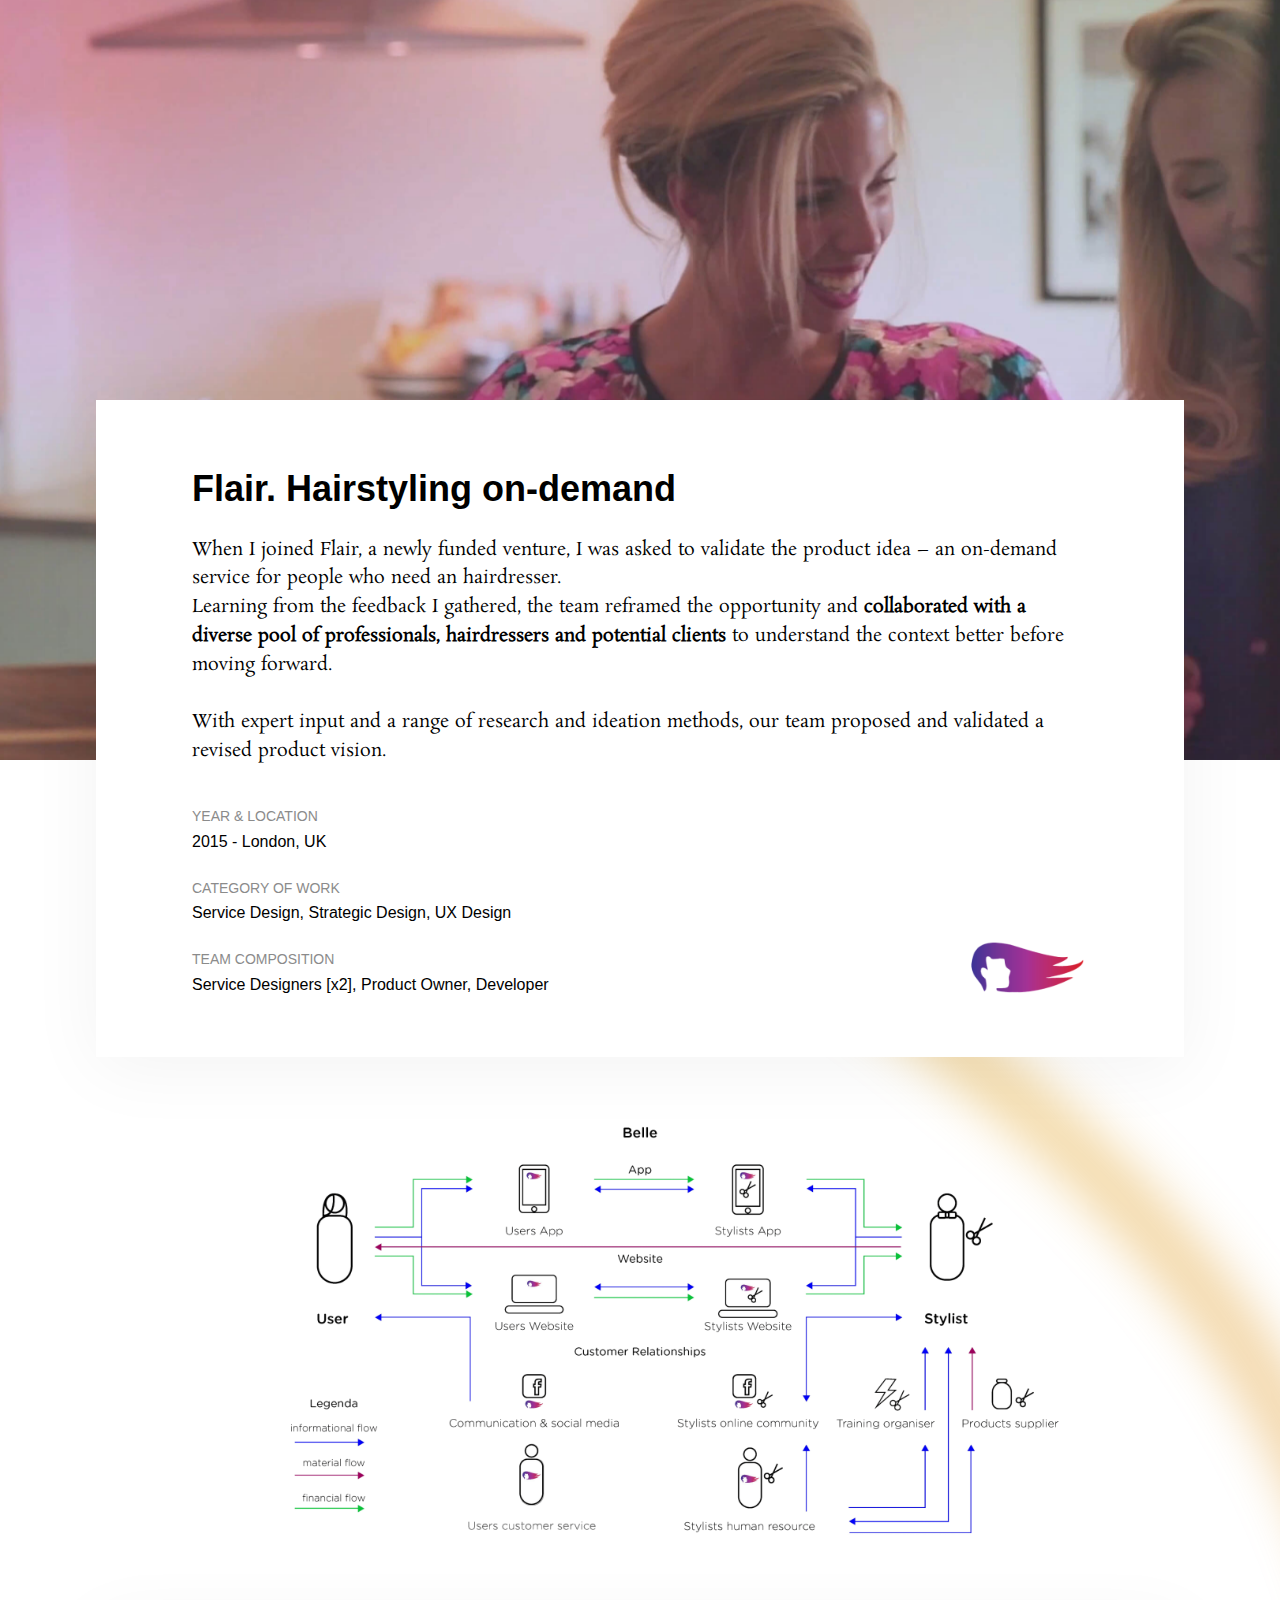
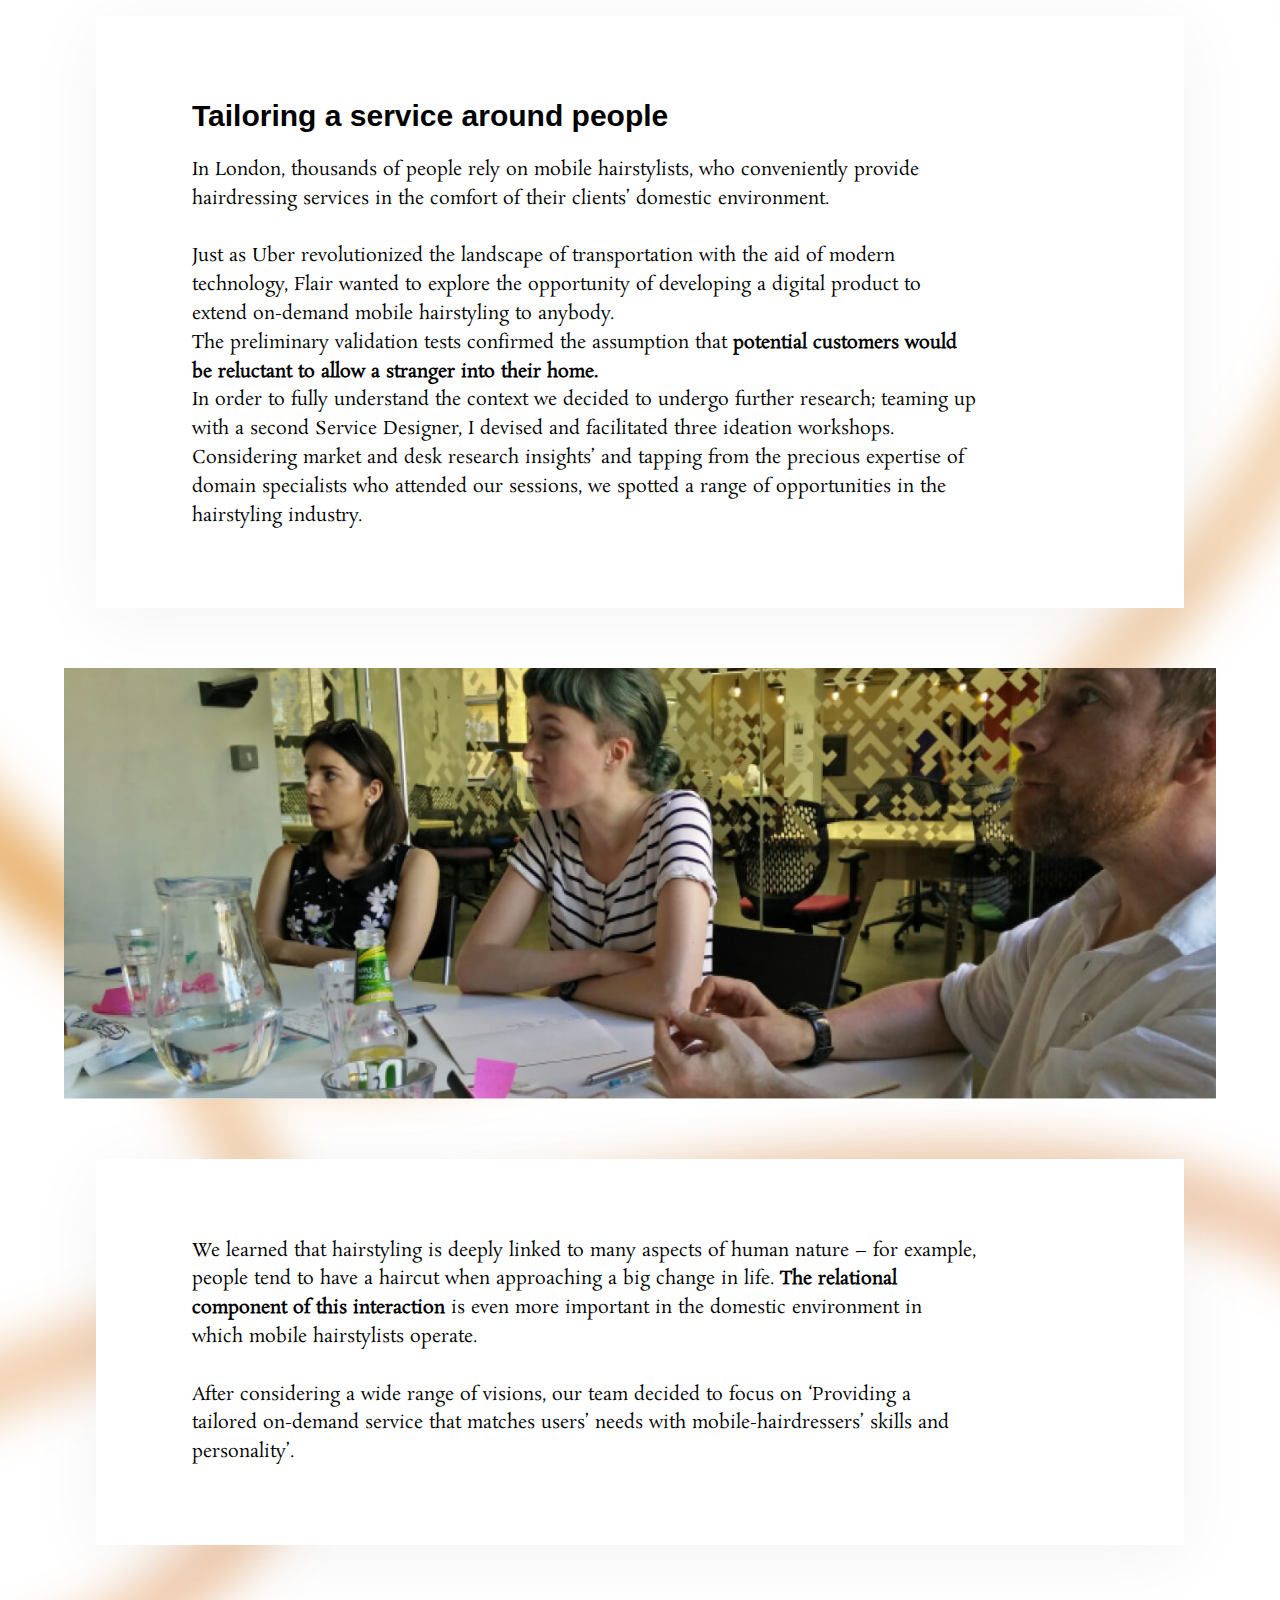
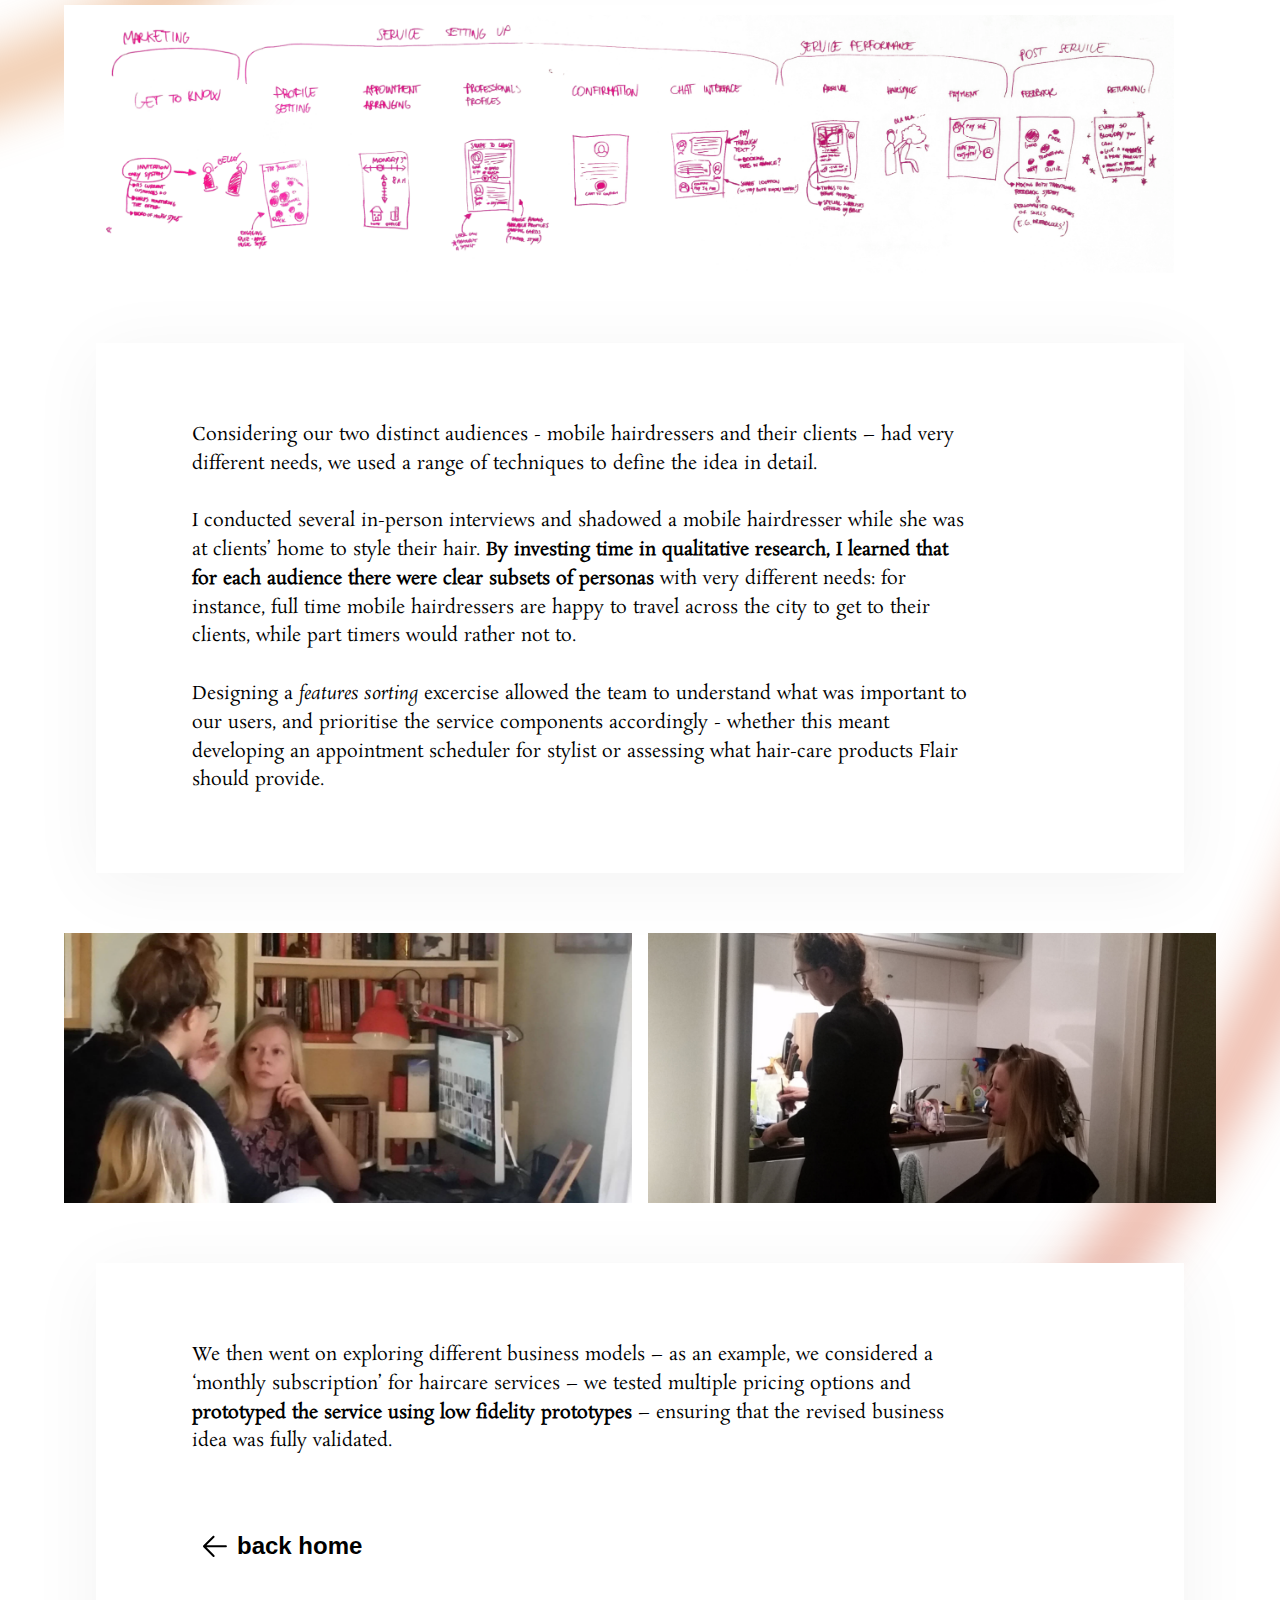
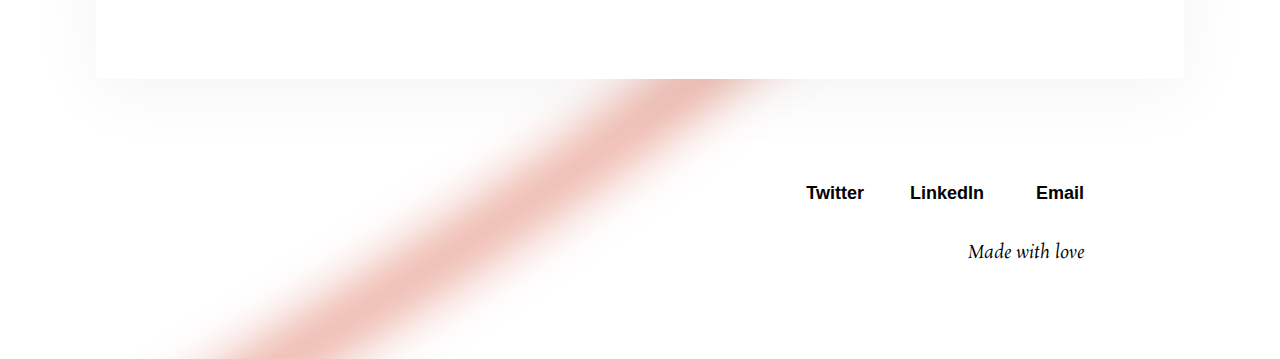
<file: flair.html>
<!DOCTYPE html>
<html>
	<head>
		<link rel="stylesheet" href="css/style.css" />
		<link rel="stylesheet" href="css/normalize.css" />
		<meta charset="utf-8" />
		<meta http-equiv="x-ua-compatible" content="ie=edge" />
		<meta name="viewport" content="width=device-width, initial-scale=1, shrink-to-fit=no" />
		<title>Flair | Matteo Remondini's Portfolio</title>
		<meta name="description" content="Matteo Remondini's porfolio. And much love" />
		<meta property="og:description" content="Matteo Remondini's porfolio. And much love" />
		<meta property="og:type" content="website" />
		<meta name="twitter:card" content="summary" />
		<meta name="twitter:creator" content="Matteo Remondini" />
		<meta name="twitter:description" content="Matteo Remondini's porfolio. And much love" />
		<meta property="og:title" content="Flair" />
		<meta name="twitter:title" content="Flair" />
		<meta name="keywords" content="service design, design thinking, portfolio, design" />
		<link rel="apple-touch-icon" sizes="180x180" href="/apple-touch-icon.png" />
		<link rel="icon" type="image/png" sizes="32x32" href="/favicon-32x32.png" />
		<link rel="icon" type="image/png" sizes="16x16" href="/favicon-16x16.png" />
		<link rel="manifest" href="/site.webmanifest" />
		<link rel="mask-icon" href="/safari-pinned-tab.svg" color="#5bbad5" />
		<meta name="msapplication-TileColor" content="#da532c" />
		<meta name="theme-color" content="#ffffff" />
		<!-- Global site tag (gtag.js) - Google Analytics -->
		<script async src="https://www.googletagmanager.com/gtag/js?id=G-69BHQ9J7DV"></script>
		<script>
			window.dataLayer = window.dataLayer || [];
			function gtag() {
				dataLayer.push(arguments);
			}
			gtag('js', new Date());

			gtag('config', 'G-69BHQ9J7DV');
		</script>
	</head>
	<body>
		<div class="layout">
			<main>
				<div class="background">
					<svg
						class="background-svg"
						width="2500"
						height="6500"
						viewBox="0 0 2500 6500"
						fill="none"
						xmlns="http://www.w3.org/2000/svg"
					>
						<path
							fill="url(#paint0_linear)"
							d="M 1980.8 1844 L 1971.07 1846.33 L 1980.8 1844 L 1980.8 1844 M 783.056 2814.54 L 788.998 2806.5 L 788.998 2806.5 L 788.998 2806.5 L 788.998 2806.5 L 788.998 2806.5 L 788.998 2806.5 L 788.998 2806.5 L 788.998 2806.5 L 788.998 2806.5 L 788.998 2806.5 L 788.998 2806.5 L 788.998 2806.5 L 788.998 2806.5 L 788.998 2806.5 L 788.998 2806.5 L 788.998 2806.5 L 788.998 2806.5 L 788.998 2806.5 L 788.998 2806.5 L 788.998 2806.5 L 788.998 2806.5 L 788.998 2806.5 L 788.998 2806.5 L 788.998 2806.5 L 788.998 2806.5 L 788.998 2806.5 L 788.998 2806.5 L 788.998 2806.5 L 788.998 2806.5 L 788.998 2806.5 L 788.998 2806.5 L 783.056 2814.54 M 468.884 3520 L 468.884 3520 L 468.945 3520.279 L 469.005 3520.558 L 469.066 3520.837 L 469.127 3521.117 L 469.188 3521.396 L 469.248 3521.675 L 469.309 3521.954 L 469.37 3522.233 L 469.431 3522.512 L 469.491 3522.791 L 469.552 3523.071 L 469.613 3523.35 L 469.674 3523.629 L 469.734 3523.908 L 469.795 3524.187 L 469.856 3524.466 L 469.917 3524.745 L 469.977 3525.025 L 470.038 3525.304 L 470.099 3525.583 L 470.16 3525.862 L 470.22 3526.141 L 470.281 3526.42 L 470.342 3526.699 L 470.403 3526.979 L 470.463 3527.258 L 470.524 3527.537 L 470.585 3527.816 L 470.646 3528.095 L 470.706 3528.374 L 470.767 3528.653 L 470.828 3528.933 L 470.889 3529.212 L 470.949 3529.491 L 471.01 3529.77 L 468.884 3520 M 1971.07 1846.33 C 2001.43 1972.96 1964.27 2110.57 1884.74 2242.88 C 1805.27 2375.09 1684.1 2500.93 1548.58 2603.27 C 1413.05 2705.62 1263.73 2784.03 1128.36 2821.84 C 992.513 2859.78 873.131 2856.22 794.941 2798.46 C 790.979 2803.82 787.018 2809.18 783.056 2814.54 C 811.623 2835.647 844.794 2849.911 881.431 2858.124 C 918.068 2866.336 958.171 2868.497 1000.602 2865.396 C 1043.033 2862.296 1087.791 2853.933 1133.74 2841.1 C 1272.05 2802.47 1423.59 2722.72 1560.63 2619.23 C 1697.69 2515.74 1820.8 2388.08 1901.88 2253.18 C 1982.91 2118.38 2022.55 1975.29 1990.52 1841.67 C 1989.223 1841.981 1987.927 1842.291 1986.63 1842.602 C 1985.333 1842.913 1984.037 1843.223 1982.74 1843.534 L 1978.85 1844.466 L 1974.96 1845.398 C 1973.663 1845.709 1972.367 1846.019 1971.07 1846.33 C 1971.07 1846.33 1971.07 1846.33 1971.07 1846.33 M 467.588 4.812 C 530.957 271.436 645.209 469.954 783.7 630.264 C 922.192 790.575 1084.922 912.678 1245.25 1026.47 C 1405.875 1140.47 1563.457 1245.842 1692.82 1372.511 C 1822.182 1499.18 1923.325 1647.145 1971.07 1846.33 L 1990.52 1841.67 C 1941.725 1638.105 1838.125 1486.882 1706.813 1358.224 C 1575.5 1229.565 1416.475 1123.47 1256.83 1010.16 C 1096.881 896.638 935.675 775.583 798.836 617.189 C 661.996 458.796 549.524 263.064 487.046 0.188 L 467.588 4.812 Z M 794.941 2798.46 C 573.135 2634.58 425.374 2517.83 333.637 2439.61 C 287.742 2400.48 256.029 2371.13 236.116 2350.42 C 226.13 2340.04 219.337 2332.07 215.229 2326.27 C 213.163 2323.36 211.983 2321.29 211.393 2319.94 C 210.658 2318.27 211.355 2318.92 210.983 2320.76 C 210.742 2321.95 210.095 2323.36 208.87 2324.51 C 207.721 2325.6 206.571 2325.99 206.023 2326.12 C 205.215 2326.32 205.399 2326.05 207.406 2326.49 C 211.141 2327.31 217.318 2329.68 226.042 2334.03 C 243.228 2342.59 267.844 2357.57 297.763 2378.07 C 357.498 2419.01 437.368 2481.3 519.425 2556.38 C 601.489 2631.47 685.532 2719.17 753.756 2810.92 C 822.068 2902.8 874.029 2998.08 892.762 3088.38 C 911.404 3178.24 897.145 3262.86 833.316 3335.19 C 769.043 3408.03 653.457 3469.62 466.759 3510.23 L 471.01 3529.77 C 659.59 3488.75 779.993 3425.85 848.312 3348.43 C 917.075 3270.5 932.011 3179.11 912.345 3084.31 C 892.769 2989.95 838.918 2891.94 769.806 2798.99 C 700.607 2705.92 615.614 2617.28 532.926 2541.62 C 450.23 2465.95 369.63 2403.08 309.069 2361.58 C 278.84 2340.86 253.352 2325.29 234.963 2316.13 C 225.9 2311.61 217.923 2308.32 211.697 2306.95 C 208.724 2306.3 204.975 2305.81 201.354 2306.68 C 199.399 2307.14 197.121 2308.1 195.134 2309.98 C 193.07 2311.93 191.872 2314.35 191.378 2316.8 C 190.5 2321.16 191.878 2325.25 193.084 2327.99 C 194.434 2331.06 196.453 2334.37 198.915 2337.84 C 203.863 2344.82 211.441 2353.62 221.702 2364.29 C 242.283 2385.69 274.567 2415.53 320.66 2454.83 C 412.898 2533.48 561.073 2650.54 783.056 2814.54 L 794.941 2798.46 Z M 471.01 3529.77 L 466.759 3510.23 L 466.759 3510.23 C 398.611 3525.053 339.14 3536.4 287.711 3544.649 C 236.281 3552.899 192.893 3558.05 156.91 3560.484 C 120.927 3562.918 92.349 3562.633 70.54 3560.01 C 68.218 3559.731 65.987 3559.428 63.844 3559.1 C 61.7 3558.772 59.645 3558.421 57.676 3558.047 C 55.707 3557.673 53.823 3557.276 52.024 3556.859 C 50.225 3556.442 48.509 3556.003 46.875 3555.546 C 45.242 3555.088 43.69 3554.611 42.218 3554.116 C 40.746 3553.62 39.353 3553.107 38.039 3552.578 C 36.724 3552.048 35.487 3551.501 34.326 3550.94 C 26.244 3547.04 22.612 3542.82 21.146 3539.06 C 19.691 3535.33 19.636 3530.17 22.654 3522.84 C 25.703 3515.44 31.586 3506.63 40.661 3496.51 C 77.245 3455.74 158.322 3401.72 269.534 3343.74 C 380.332 3285.97 519.87 3224.87 672.242 3169.63 C 977.247 3059.07 1332.36 2972.51 1610.64 2982.63 C 1749.81 2987.69 1868.49 3016.89 1952.16 3078.11 C 2035.27 3138.92 2085 3232.17 2085 3368.5 L 2105 3368.5 C 2105 3226.58 2052.82 3126.99 1963.97 3061.97 C 1875.69 2997.37 1752.38 2967.77 1611.37 2962.64 C 1329.29 2952.38 971.318 3039.94 665.426 3150.83 C 512.348 3206.32 371.983 3267.77 260.288 3326 C 246.378 3333.253 232.894 3340.464 219.87 3347.618 C 206.847 3354.771 194.283 3361.866 182.215 3368.885 C 170.146 3375.904 158.572 3382.847 147.527 3389.696 C 136.481 3396.545 125.965 3403.299 116.011 3409.943 C 106.057 3416.586 96.666 3423.117 87.873 3429.519 C 79.079 3435.921 70.882 3442.193 63.317 3448.318 C 55.752 3454.444 48.818 3460.421 42.55 3466.234 C 36.281 3472.047 30.678 3477.695 25.775 3483.16 C 15.898 3494.16 8.408 3504.91 4.161 3515.23 C -0.115 3525.61 -1.389 3536.32 2.514 3546.33 C 4.459 3551.315 7.507 3555.653 11.434 3559.403 C 15.361 3563.153 20.168 3566.315 25.63 3568.95 C 36.507 3574.21 50.751 3577.77 68.152 3579.87 C 137.323 3588.19 266.716 3574.21 471.01 3529.77 M 2085 3368.5 C 2085 3949.03 1934.2 4349.83 1720.39 4645.98 C 1684.728 4695.377 1647.3 4741.882 1608.503 4785.841 C 1569.706 4829.8 1529.54 4871.214 1488.405 4910.426 C 1447.27 4949.639 1405.165 4986.651 1362.489 5021.807 C 1319.813 5056.964 1276.566 5090.266 1233.146 5122.057 C 1189.726 5153.849 1146.134 5184.13 1102.767 5213.247 C 1059.401 5242.364 1016.26 5270.317 973.744 5297.45 C 846.4 5378.72 724.259 5452.88 619.126 5528.77 C 566.535 5566.725 517.978 5605.262 474.93 5645.555 C 431.882 5685.847 394.342 5727.895 363.789 5772.87 C 302.507 5863.08 269.481 5964.84 276.032 6087.24 C 282.567 6209.35 328.457 6351.35 423.763 6522.37 L 441.233 6512.63 C 346.789 6343.15 302.319 6204.18 296.003 6086.17 C 289.702 5968.44 321.333 5870.95 380.333 5784.11 C 439.507 5697 526.364 5620.38 630.831 5544.98 C 735.347 5469.55 856.597 5395.94 984.503 5314.31 C 1069.639 5259.98 1157.547 5202.207 1244.932 5138.224 C 1332.318 5074.241 1419.181 5004.05 1502.225 4924.883 C 1585.27 4845.716 1664.497 4757.573 1736.61 4657.69 C 1953.11 4357.81 2105 3952.81 2105 3368.5 L 2085 3368.5 Z;"
						></path>
						<defs>
							<linearGradient
								id="paint0_linear"
								x1="854.96"
								y1="643.528"
								x2="3002.5"
								y2="5510.22"
								gradientUnits="userSpaceOnUse"
							>
								<stop stop-color="#E2B101"></stop>
								<stop offset="1" stop-color="#C30000"></stop>
							</linearGradient>
						</defs>
					</svg>
				</div>
				<div
					class="project__hero__img gatsby-image-wrapper"
					style="position: relative; overflow: hidden;"
				>
					<div aria-hidden="true" style="width: 100%; padding-bottom: 65.5882%;"></div>
					<img
						aria-hidden="true"
						src="src/images/flair-cover.jpg"
						alt=""
						style="
							position: absolute;
							top: 0px;
							left: 0px;
							width: 100%;
							height: 100%;
							object-fit: cover;
							object-position: center center;
							transition-delay: 500ms;
						"
					/>
				</div>
				<div>
					<div class="project__description-page">
						<div class="project__description__wrapper">
							<h1 class="project__description__h1">Flair. Hairstyling on-demand</h1>
							<div class="project__description__intro-para">
								<p>
									When I joined Flair, a newly funded venture, I was asked to
									validate the product idea – an on-demand service for people who
									need an hairdresser.<br />Learning from the feedback I gathered,
									the team reframed the opportunity and
									<strong
										>collaborated with a diverse pool of professionals,
										hairdressers and potential clients</strong
									>
									to understand the context better before moving forward.
									<br /><br />With expert input and a range of research and
									ideation methods, our team proposed and validated a revised
									product vision.
								</p>
							</div>
							<div class="project__description__details">
								<h4 class="project__description__year-location-text">
									Year &amp; location
								</h4>
								<h4 class="project__description__year-location">
									2015 - London, UK
								</h4>
								<h4 class="project__description__category-text">
									Category of work
								</h4>
								<h4 class="project__description__category">
									Service Design, Strategic Design, UX Design
								</h4>
								<h4 class="project__description__year-team-text">
									Team composition
								</h4>
								<h4 class="project__description__team">
									Service Designers [x2], Product Owner, Developer
								</h4>
							</div>
							<div class="project__hero__logo-container">
								<img
									class="project__hero__logo"
									src="[data-uri]"
									alt=""
								/>
							</div>
						</div>
					</div>
				</div>
				<div
					class="image-s gatsby-image-wrapper"
					style="position: relative; overflow: hidden;"
				>
					<div aria-hidden="true" style="width: 100%; padding-bottom: 48.8235%;"></div>
					<img
						aria-hidden="true"
						src="src/images/flair-1.png"
						alt=""
						style="
							position: absolute;
							top: 0px;
							left: 0px;
							width: 100%;
							height: 100%;
							object-fit: cover;
							object-position: center center;
							opacity: 1;
							transition-delay: 500ms;
						"
					/>
				</div>
				<div class="project__article__page">
					<div class="project__article__wrapper">
						<h2 class="project__article__h2">Tailoring a service around people</h2>
						<p class="project__article__p">
							In London, thousands of people rely on mobile hairstylists, who
							conveniently provide hairdressing services in the comfort of their
							clients’ domestic environment.<br /><br />Just as Uber revolutionized
							the landscape of transportation with the aid of modern technology, Flair
							wanted to explore the opportunity of developing a digital product to
							extend on-demand mobile hairstyling to anybody.<br />The preliminary
							validation tests confirmed the assumption that
							<strong
								>potential customers would be reluctant to allow a stranger into
								their home.</strong
							>&nbsp;<br />In order to fully understand the context we decided to
							undergo further research; teaming up with a second Service Designer, I
							devised and facilitated three ideation workshops. Considering market and
							desk research insights’ and tapping from the precious expertise of
							domain specialists who attended our sessions, we spotted a range of
							opportunities in the hairstyling industry.
						</p>
					</div>
				</div>
				<div
					class="image-l gatsby-image-wrapper"
					style="position: relative; overflow: hidden;"
				>
					<div aria-hidden="true" style="width: 100%; padding-bottom: 37.3529%;"></div>
					<img
						aria-hidden="true"
						src="src/images/flair-2.jpg"
						alt=""
						style="
							position: absolute;
							top: 0px;
							left: 0px;
							width: 100%;
							height: 100%;
							object-fit: cover;
							object-position: center center;
							opacity: 1;
							transition-delay: 500ms;
						"
					/>
				</div>
				<div class="project__article__page">
					<div class="project__article__wrapper">
						<p class="project__article__p">
							We learned that hairstyling is deeply linked to many aspects of human
							nature – for example, people tend to have a haircut when approaching a
							big change in life.
							<strong>The relational component of this interaction</strong> is even
							more important in the domestic environment in which mobile hairstylists
							operate.<br /><br />After considering a wide range of visions, our team
							decided to focus on ‘Providing a tailored on-demand service that matches
							users’ needs with mobile-hairdressers’ skills and personality’.
						</p>
					</div>
				</div>
				<div
					class="image-l gatsby-image-wrapper"
					style="position: relative; overflow: hidden;"
				>
					<div aria-hidden="true" style="width: 100%; padding-bottom: 24.1176%;"></div>
					<img
						aria-hidden="true"
						src="src/images/flair-3.png"
						alt=""
						style="
							position: absolute;
							top: 0px;
							left: 0px;
							width: 100%;
							height: 100%;
							object-fit: cover;
							object-position: center center;
							opacity: 1;
							transition-delay: 500ms;
						"
					/>
				</div>
				<div class="project__article__page">
					<div class="project__article__wrapper">
						<p class="project__article__p">
							Considering our two distinct audiences - mobile hairdressers and their
							clients – had very different needs, we used a range of techniques to
							define the idea in detail.<br /><br />I conducted several in-person
							interviews and shadowed a mobile hairdresser while she was at clients’
							home to style their hair.
							<strong
								>By investing time in qualitative research, I learned that for each
								audience there were clear subsets of personas</strong
							>
							with very different needs: for instance, full time mobile hairdressers
							are happy to travel across the city to get to their clients, while part
							timers would rather not to.<br /><br />Designing a
							<em>features sorting</em> excercise allowed the team to understand what
							was important to our users, and prioritise the service components
							accordingly - whether this meant developing an appointment scheduler for
							stylist or assessing what hair-care products Flair should provide.
						</p>
					</div>
				</div>
				<div class="flair__grid">
					<div
						class="flair__grid__image gatsby-image-wrapper"
						style="position: relative; overflow: hidden;"
					>
						<div aria-hidden="true" style="width: 100%; padding-bottom: 47%;"></div>
						<img
							aria-hidden="true"
							src="src/images/flair-4.jpg"
							alt=""
							style="
								position: absolute;
								top: 0px;
								left: 0px;
								width: 100%;
								height: 100%;
								object-fit: cover;
								object-position: center center;
								opacity: 1;
								transition-delay: 500ms;
							"
						/>
					</div>
					<div
						class="flair__grid__image gatsby-image-wrapper"
						style="position: relative; overflow: hidden;"
					>
						<div aria-hidden="true" style="width: 100%; padding-bottom: 47.5%;"></div>
						<img
							aria-hidden="true"
							src="src/images/flair-5.jpg"
							alt=""
							style="
								position: absolute;
								top: 0px;
								left: 0px;
								width: 100%;
								height: 100%;
								object-fit: cover;
								object-position: center center;
								opacity: 1;
								transition-delay: 500ms;
							"
						/>
					</div>
				</div>
				<div class="project__article__page">
					<div class="project__article__wrapper">
						<p class="project__article__p">
							We then went on exploring different business models – as an example, we
							considered a ‘monthly subscription’ for haircare services – we tested
							multiple pricing options and
							<strong>prototyped the service using low fidelity prototypes</strong> –
							ensuring that the revised business idea was fully validated.
						</p>
						<a href="index.html">
							<div class="button-back">
								<img
									class="button-back__arrow_left"
									src="src/images/arrow-down.svg"
									alt="arrow going back"
								/>
								<h3 class="button-back__text">back home</h3>
							</div>
						</a>
					</div>
				</div>
			</main>
			<footer class="footer">
				<a
					class="footer__twitter"
					href="http://www.twitter.com/teoremo"
					target="_blank"
					rel="noopener noreferrer"
					>Twitter</a
				><a
					class="footer__linkedin"
					href="http://www.linkedin.com/in/teoremo"
					target="_blank"
					rel="noopener noreferrer"
					>LinkedIn</a
				><a class="footer__email" href="mailto:hello@teoremo.com">Email</a><br /><i
					class="footer__love-text"
					>Made with love</i
				>
			</footer>
		</div>
	</body>
</html>
</file>
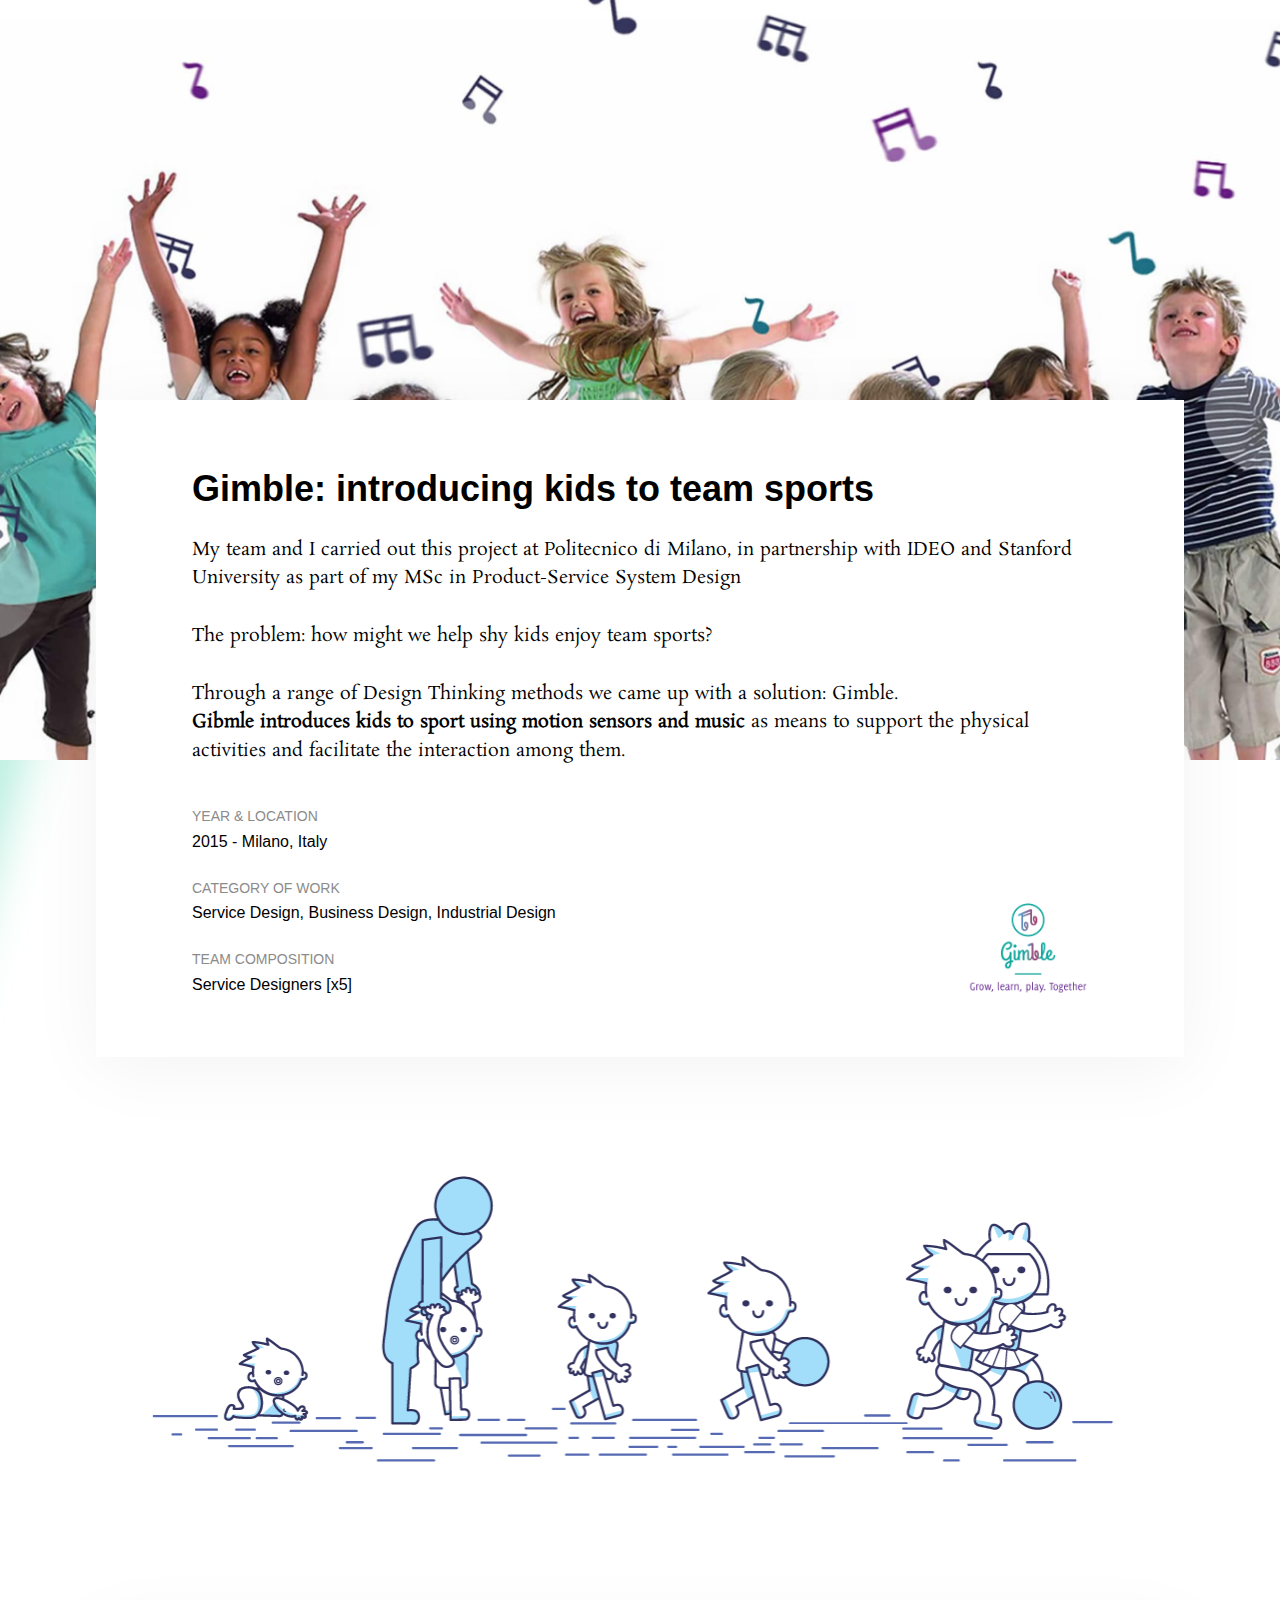
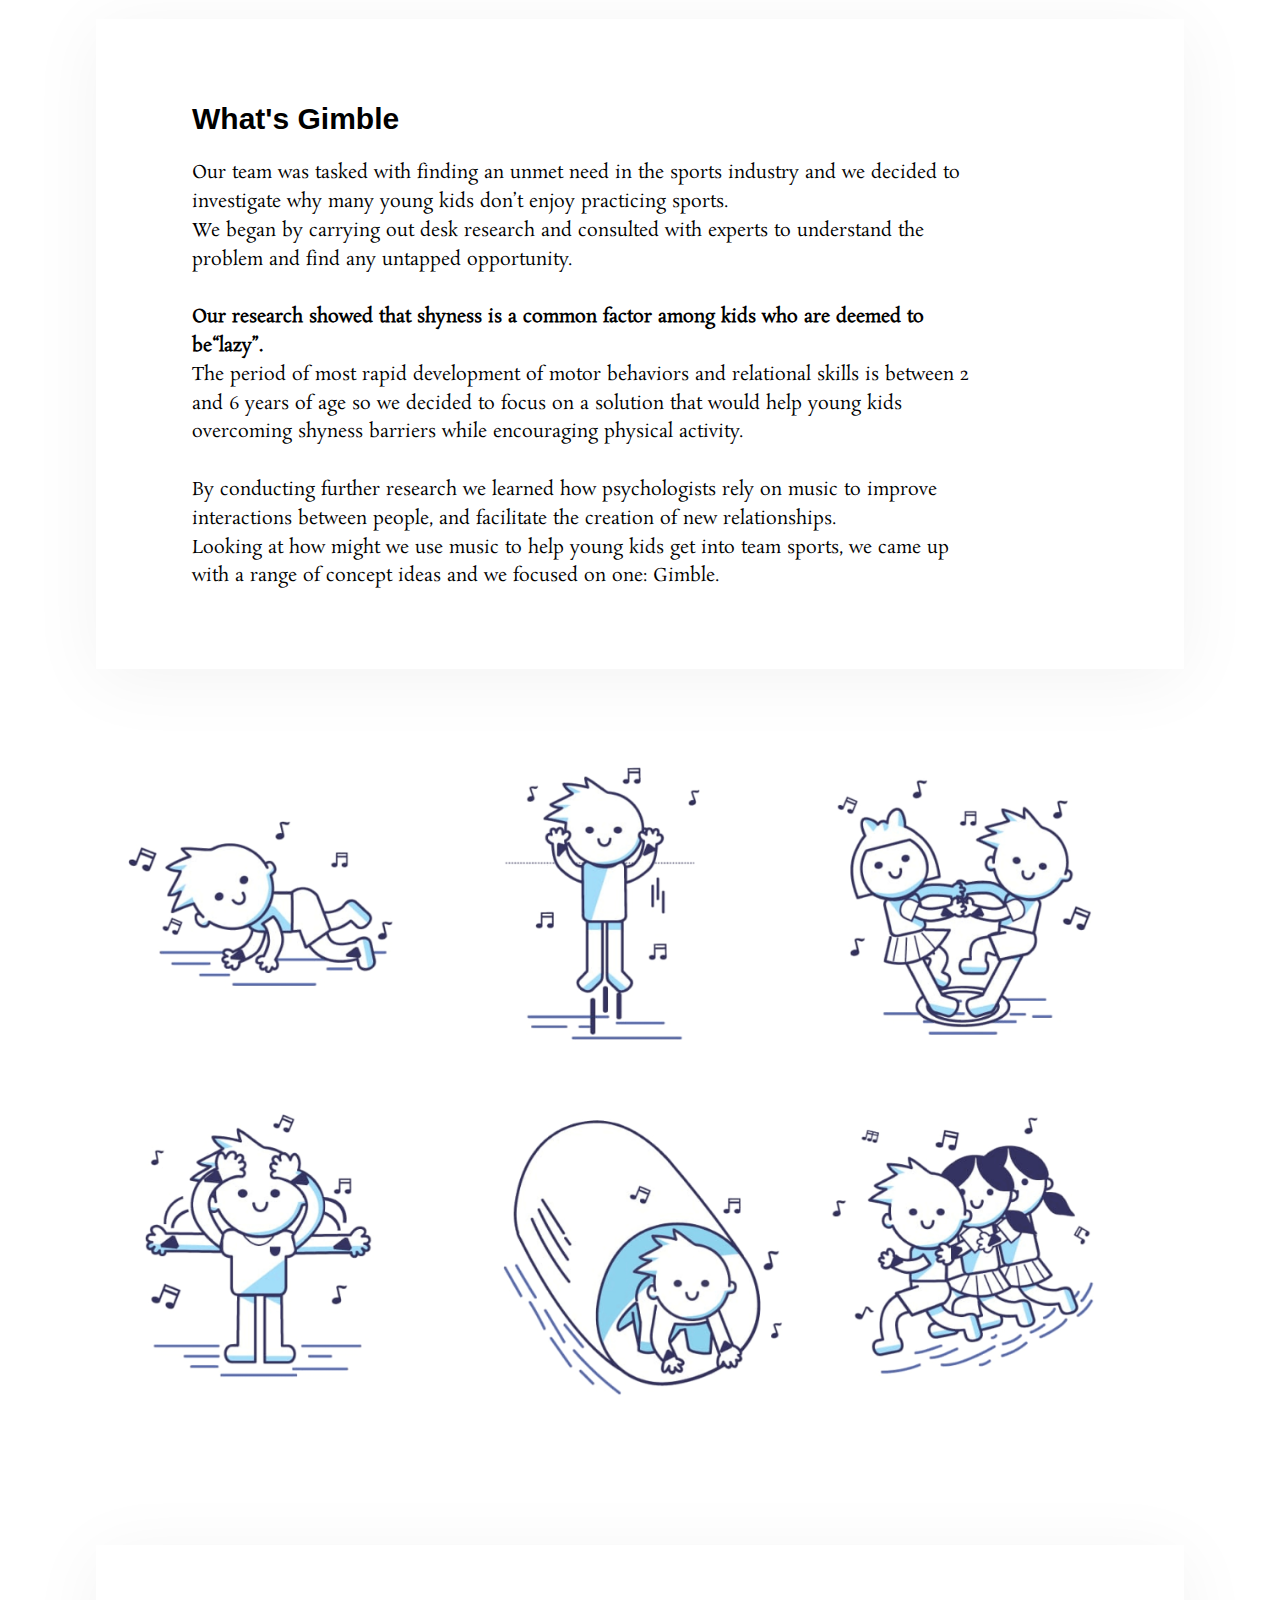
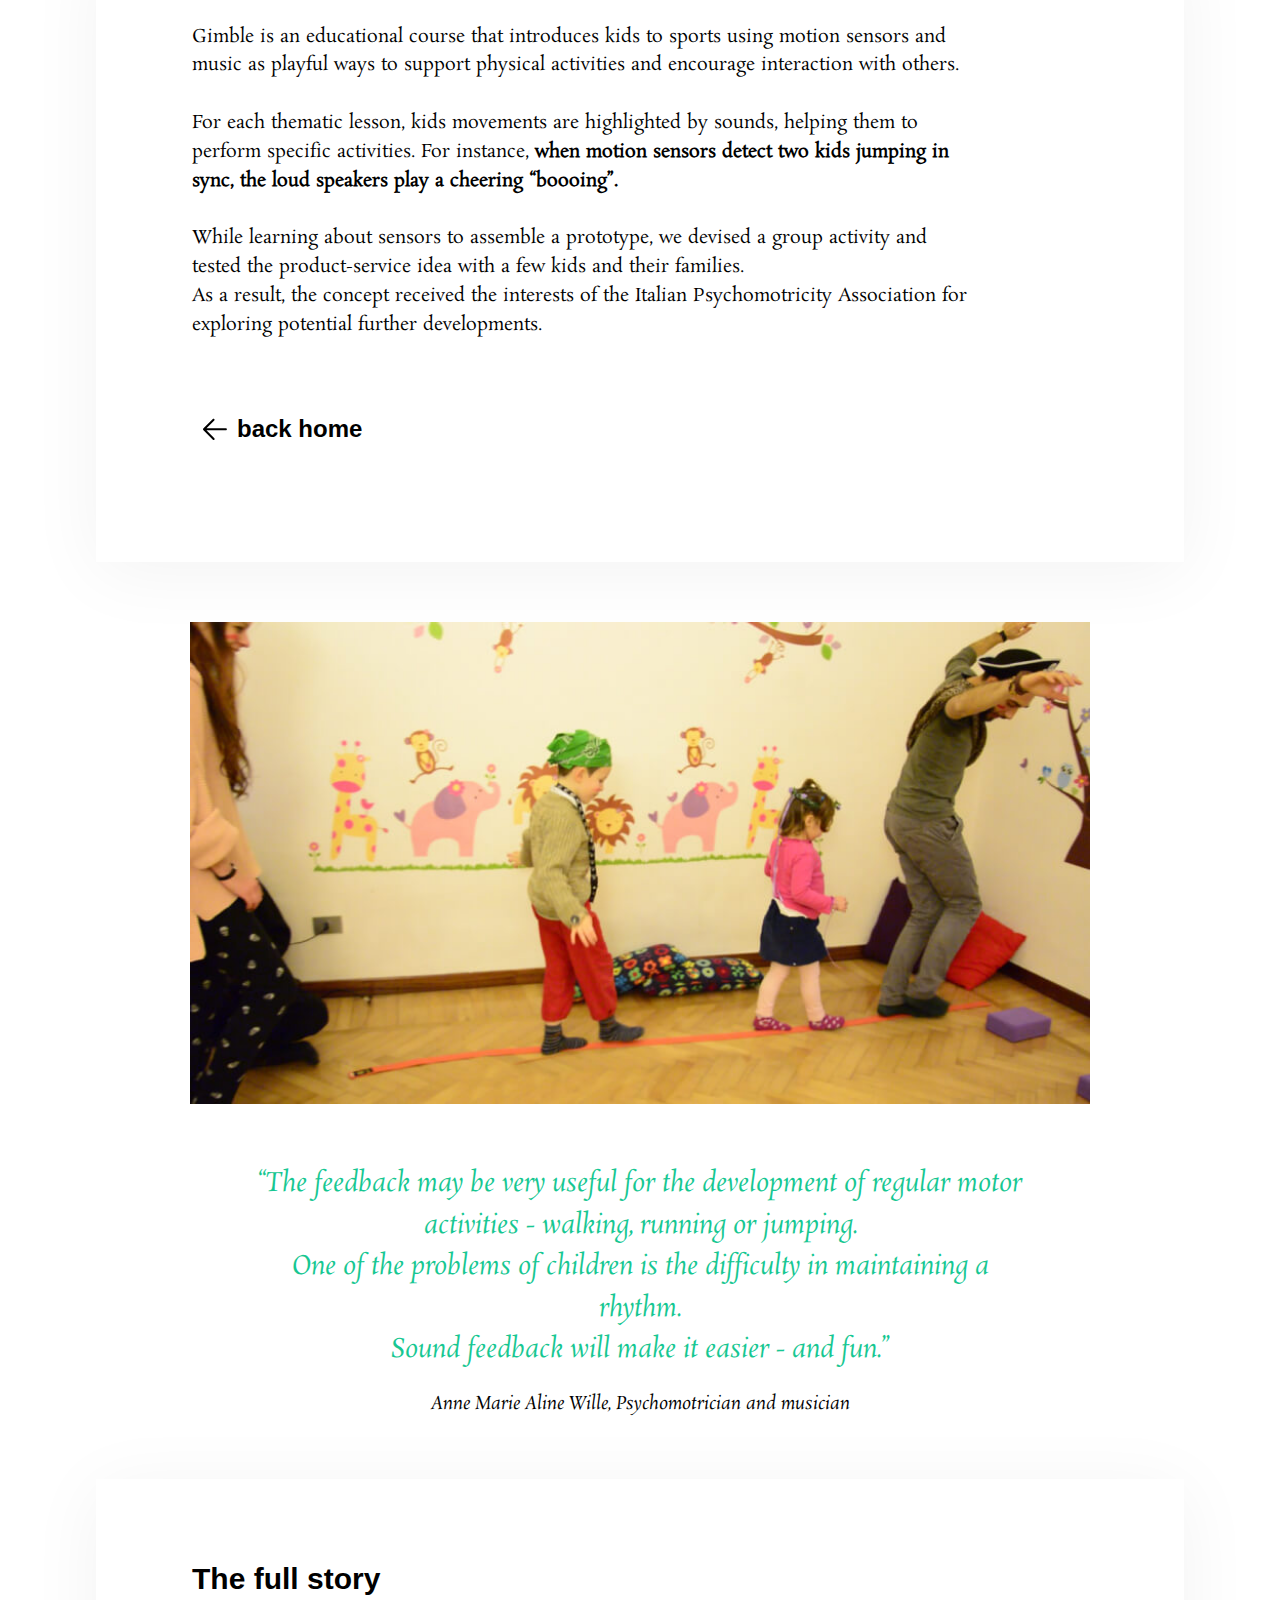
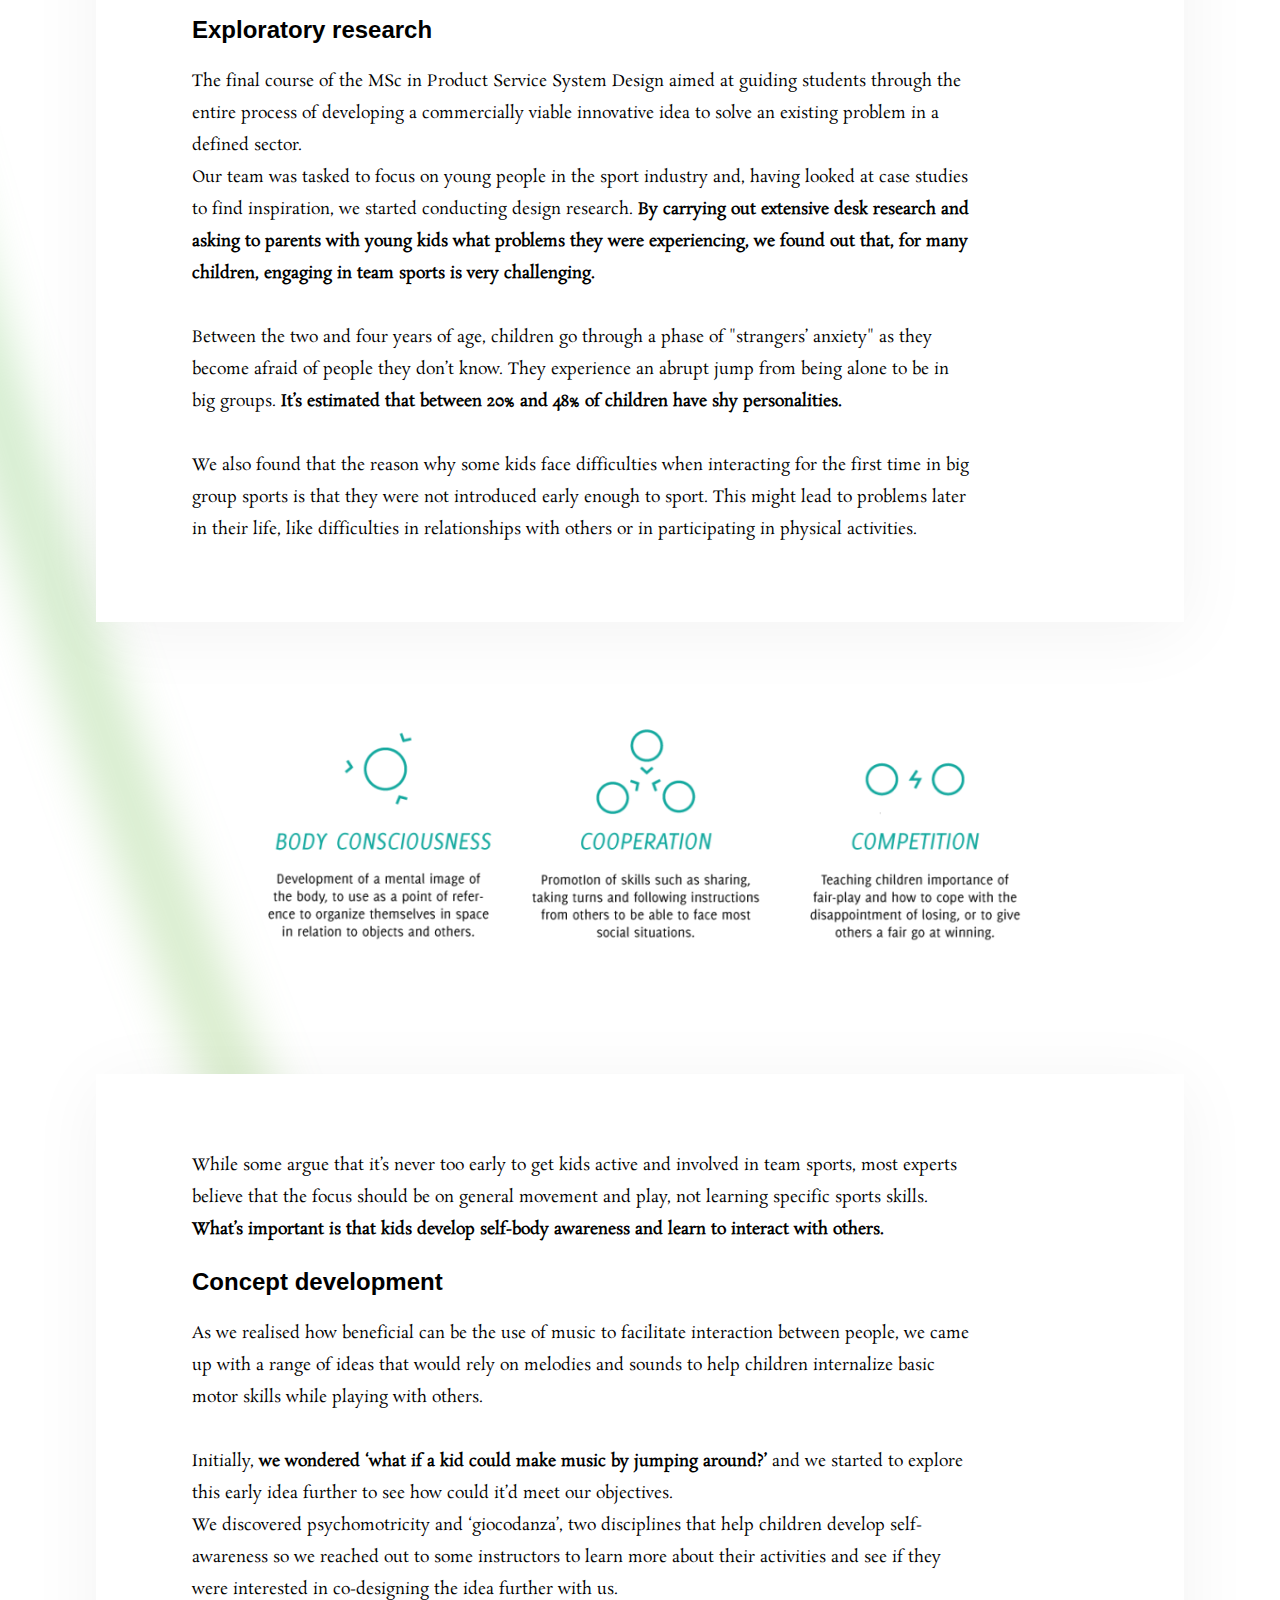
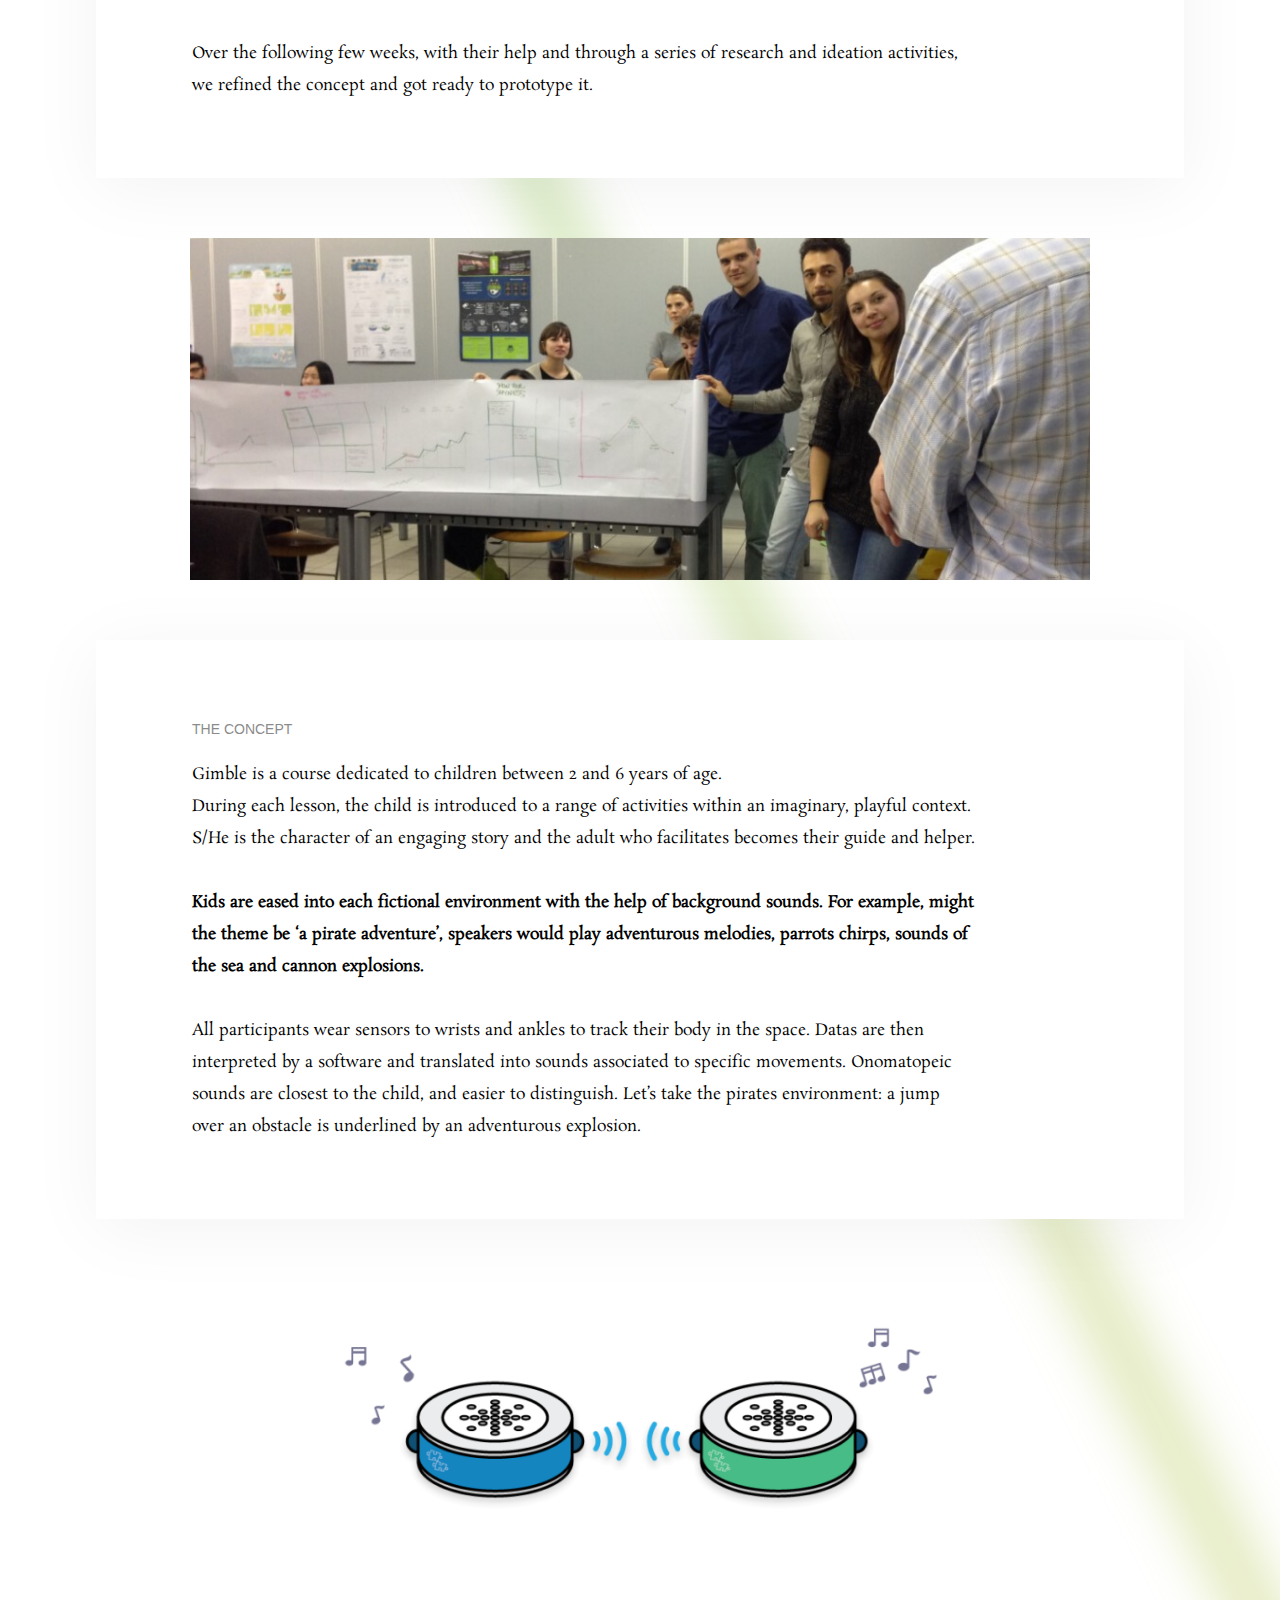
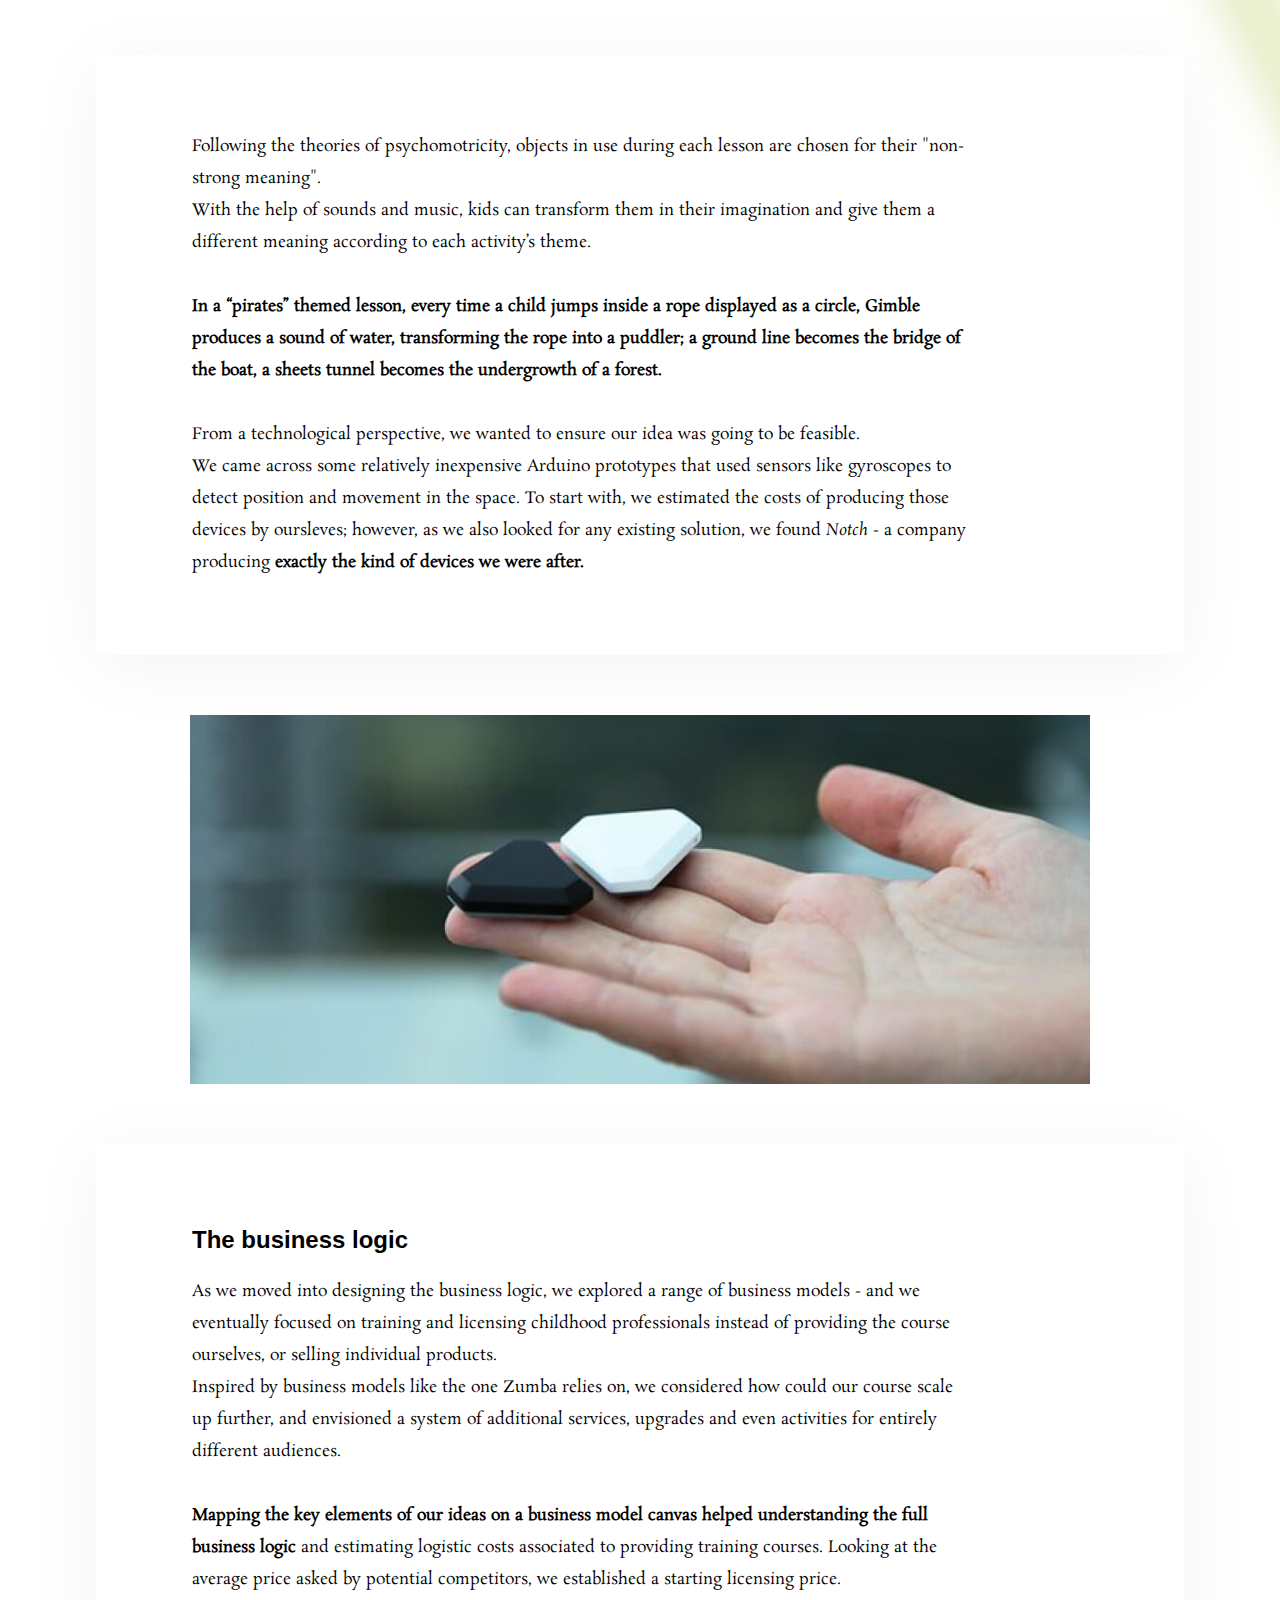
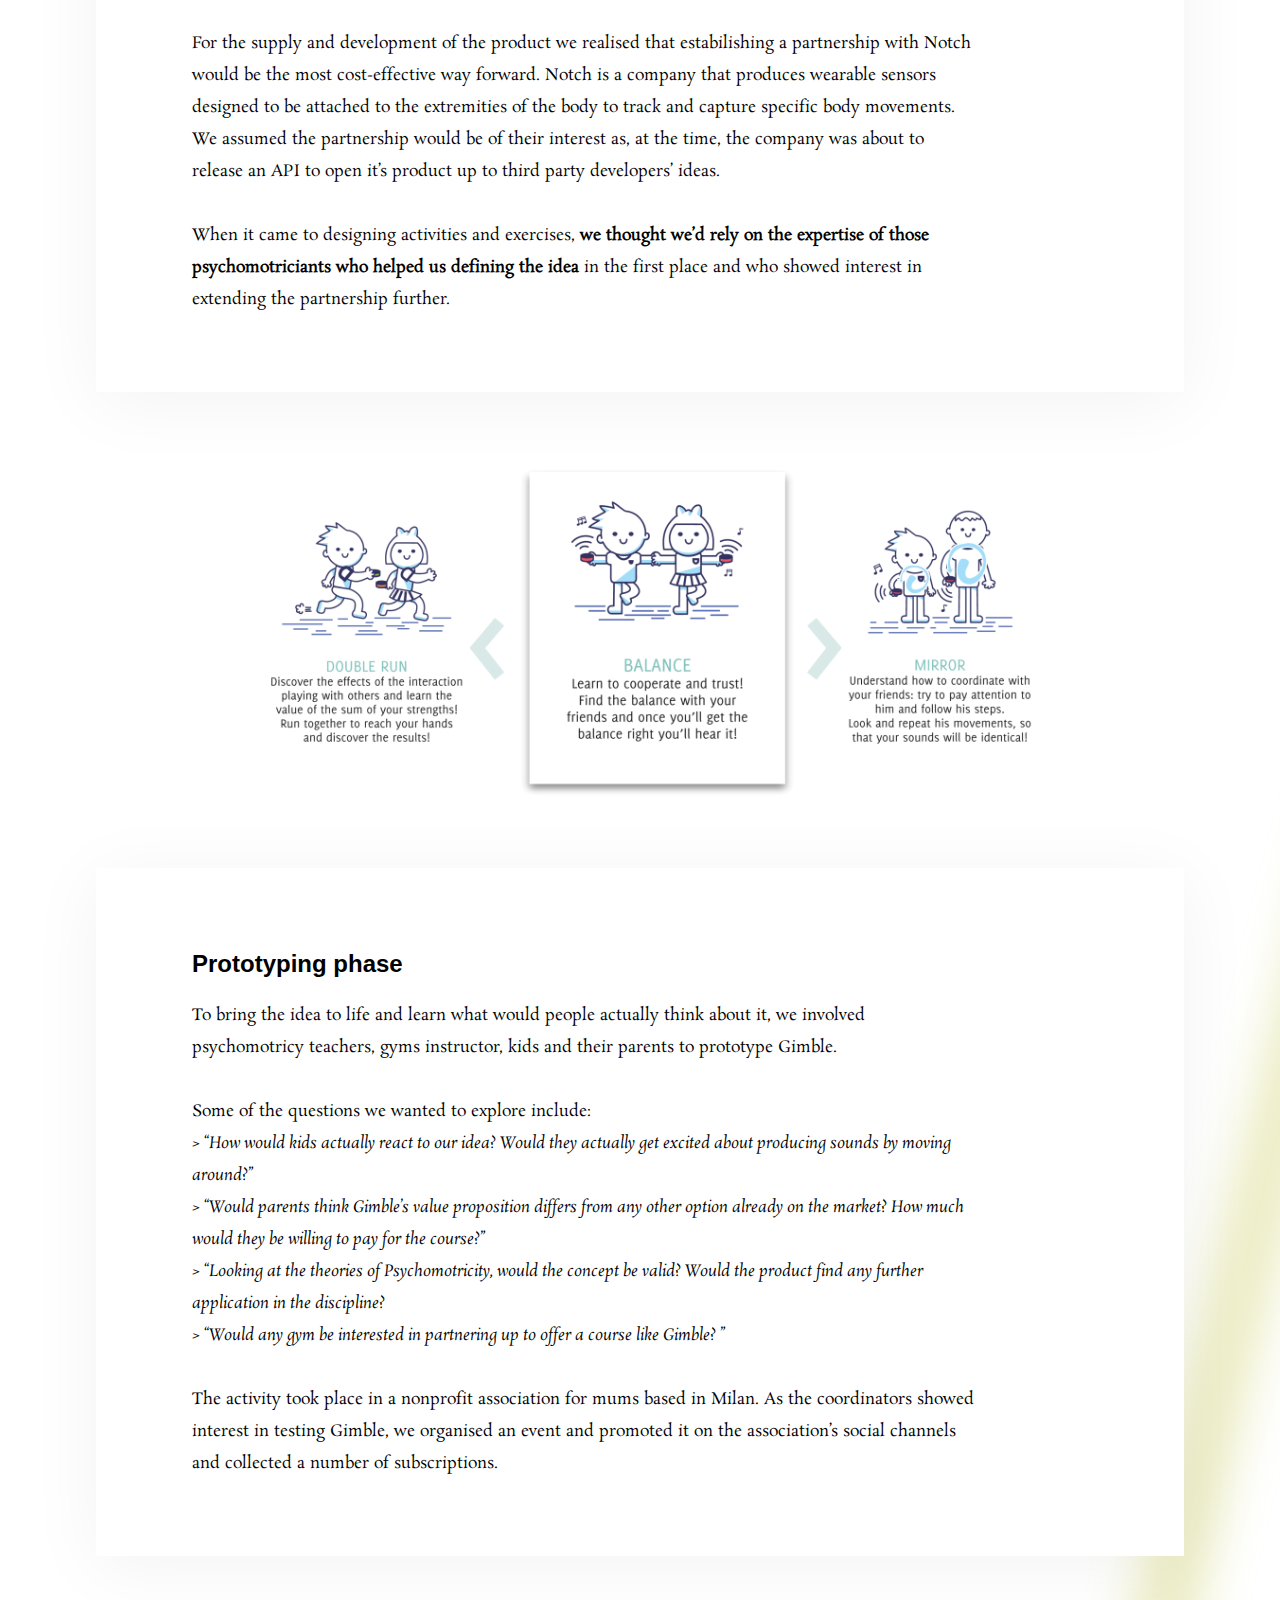
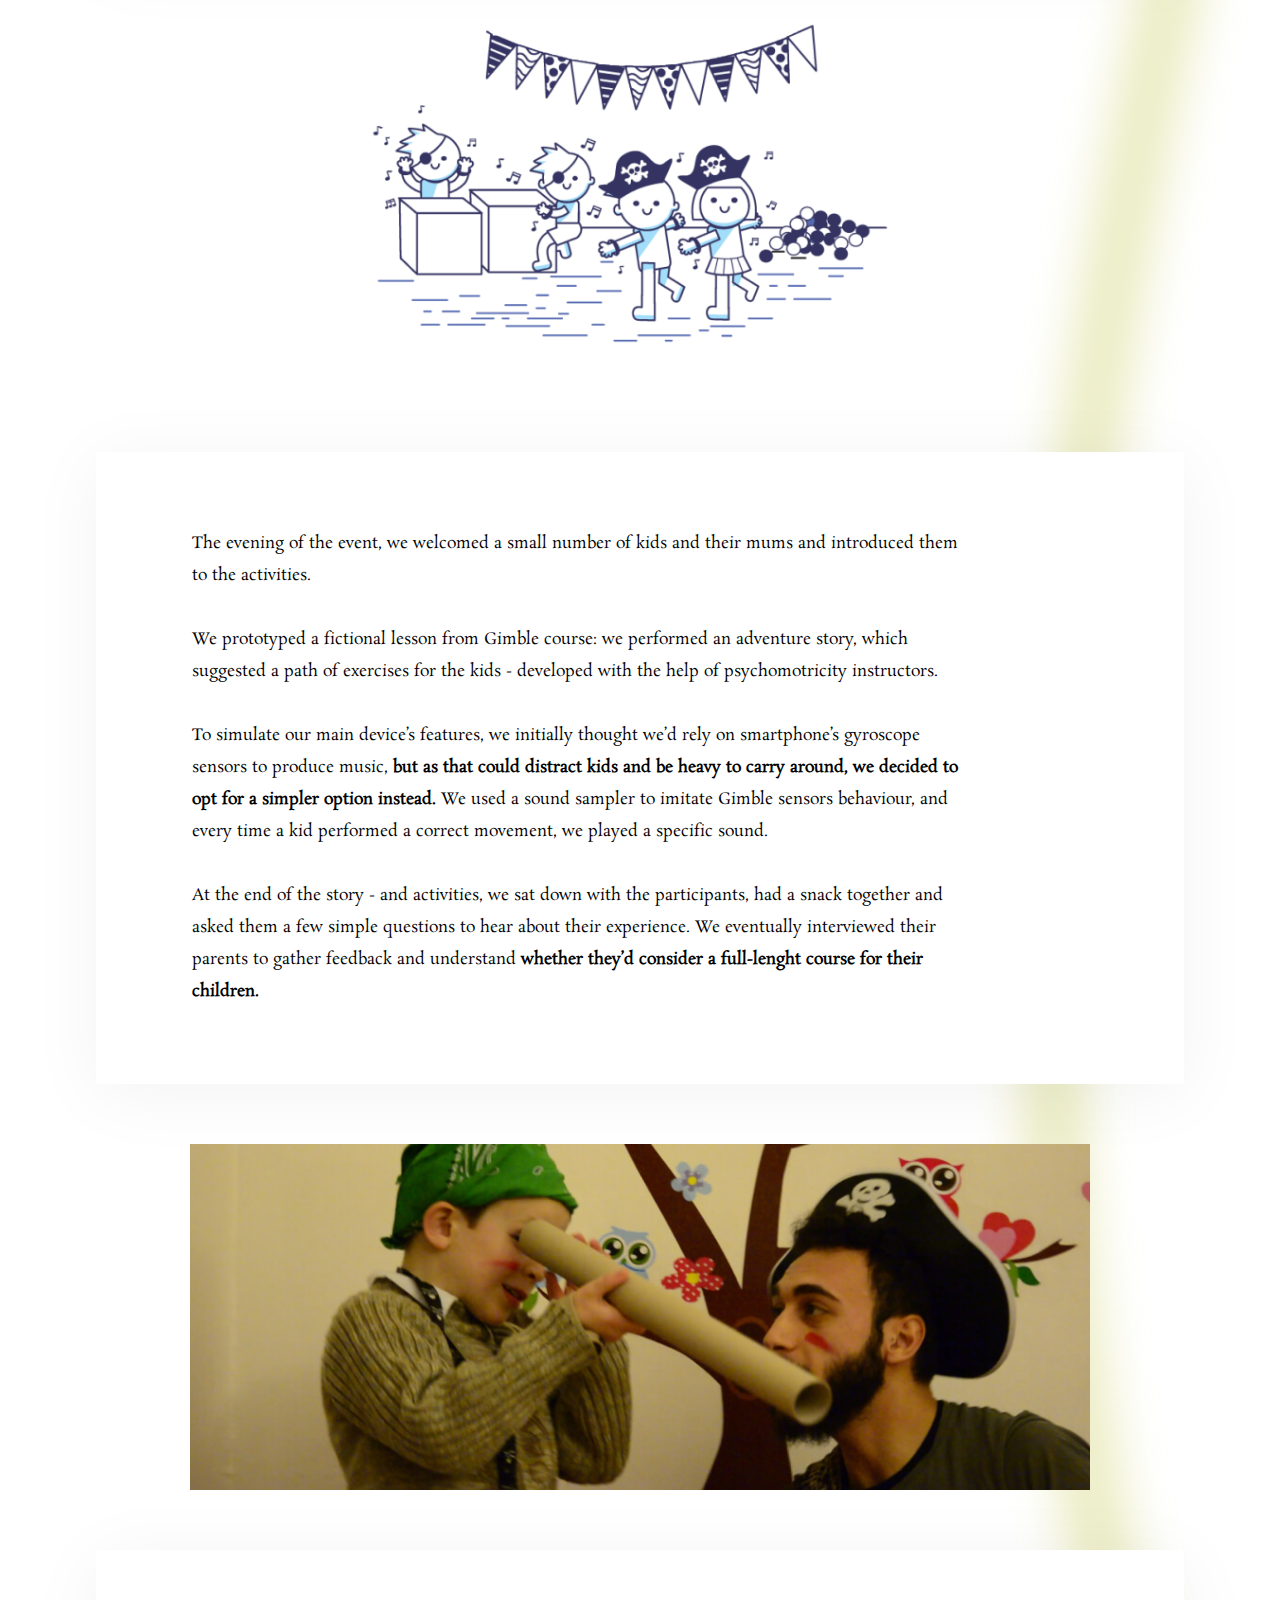
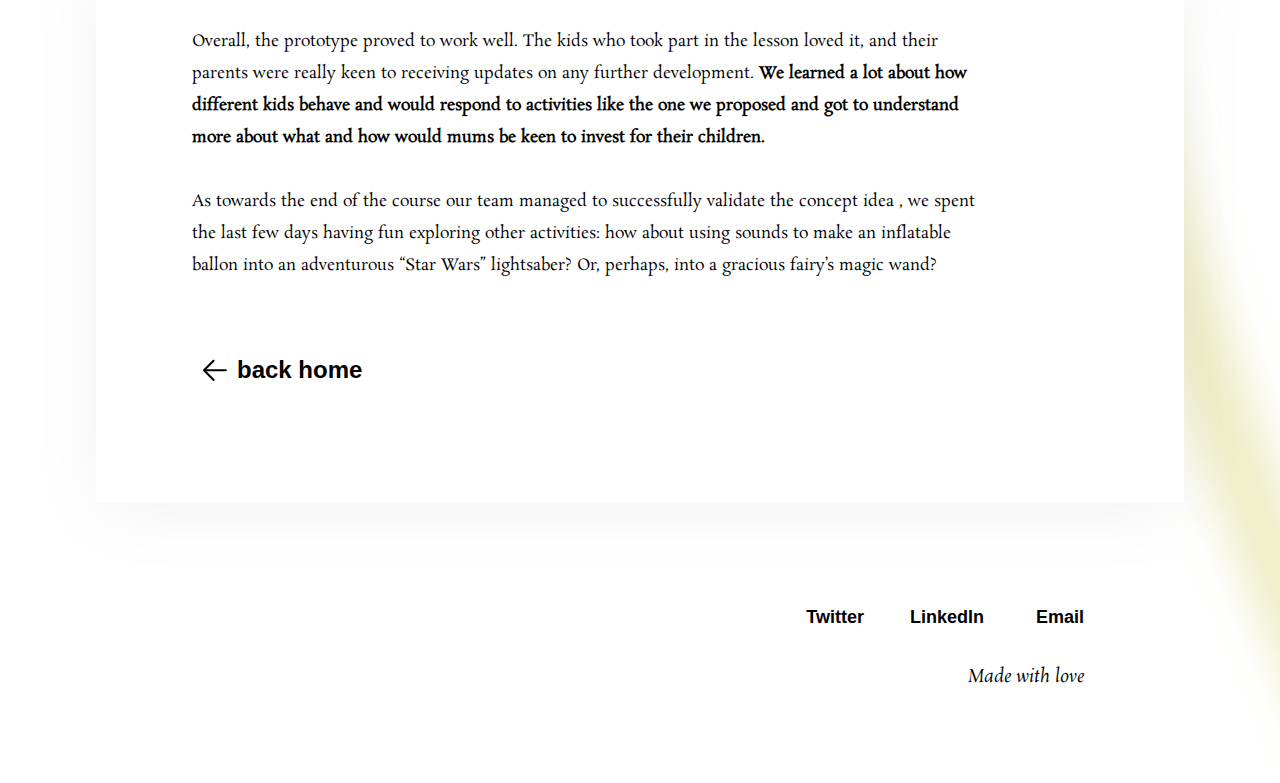
<file: gimble.html>
<!DOCTYPE html>
<html>
	<head>
		<link rel="stylesheet" href="css/style.css" />
		<link rel="stylesheet" href="css/normalize.css" />
		<meta charset="utf-8" />
		<meta http-equiv="x-ua-compatible" content="ie=edge" />
		<meta name="viewport" content="width=device-width, initial-scale=1, shrink-to-fit=no" />
		<title>Gimble | Matteo Remondini's Portfolio</title>
		<meta name="description" content="Matteo Remondini's porfolio. And much love" />
		<meta property="og:description" content="Matteo Remondini's porfolio. And much love" />
		<meta property="og:type" content="website" />
		<meta name="twitter:card" content="summary" />
		<meta name="twitter:creator" content="Matteo Remondini" />
		<meta name="twitter:description" content="Matteo Remondini's porfolio. And much love" />
		<meta property="og:title" content="Gimble" />
		<meta name="twitter:title" content="Gimble" />
		<meta
			name="keywords"
			content="service design, design thinking, portfolio, design, gimble"
		/>
		<link rel="apple-touch-icon" sizes="180x180" href="/apple-touch-icon.png" />
		<link rel="icon" type="image/png" sizes="32x32" href="/favicon-32x32.png" />
		<link rel="icon" type="image/png" sizes="16x16" href="/favicon-16x16.png" />
		<link rel="manifest" href="/site.webmanifest" />
		<link rel="mask-icon" href="/safari-pinned-tab.svg" color="#5bbad5" />
		<meta name="msapplication-TileColor" content="#da532c" />
		<meta name="theme-color" content="#ffffff" />
		
	</head>
	<body>
		<div class="layout">
			<main>
				<div class="background">
					<svg
						class="background-svg"
						width="2000"
						height="14000"
						viewBox="0 0 2000 14000"
						fill="none"
						xmlns="http://www.w3.org/2000/svg"
					>
						<path
							fill="url(#paint0_linear)"
							d="M 2042.7 14307.4 C 1633.21 13697.6 1465.55 13138.2 1429.08 12612.1 C 1410.835 12348.95 1425.4 12094.025 1459.045 11845.1 C 1492.69 11596.175 1545.415 11353.25 1603.49 11114.1 C 1719.505 10636.35 1857.168 10173.34 1905.259 9708.825 C 1953.35 9244.31 1911.87 8778.29 1669.6 8294.52 L 1651.72 8303.48 C 1891.97 8783.21 1933.25 9245.065 1885.369 9706.8 C 1837.487 10168.535 1700.445 10630.15 1584.05 11109.4 C 1525.92 11348.75 1473.013 11592.4 1439.226 11842.4 C 1405.44 12092.4 1390.775 12348.75 1409.13 12613.5 C 1445.85 13143.2 1614.71 13705.9 2026.09 14318.6 L 2042.7 14307.4 Z M 1669.6 8294.52 L 1669.6 8294.52 L 1651.72 8303.48 C 1169.55 7340.67 524.277 6232.97 201.636 4882.38 C -121.135 3531.26 -121.114 1937.09 685.974 0.154 L 704.436 7.846 C -100.967 1940.74 -100.735 3530.57 221.088 4877.74 C 543.04 6225.44 1186.74 7330.33 1669.6 8294.52;"
						></path>
						<defs>
							<linearGradient
								id="paint0_linear"
								x1="234.655"
								y1="14684"
								x2="2998.17"
								y2="1677.68"
								gradientUnits="userSpaceOnUse"
							>
								<stop offset="0.456353" stop-color="#C0C23D"></stop>
								<stop offset="0.970166" stop-color="#17C792"></stop>
							</linearGradient>
						</defs>
					</svg>
				</div>
				<div
					class="project__hero__img gatsby-image-wrapper"
					style="position: relative; overflow: hidden;"
				>
					<div aria-hidden="true" style="width: 100%; padding-bottom: 65.5882%;"></div>
					<img
						aria-hidden="true"
						src="src/images/gimble-cover.jpg"
						alt=""
						style="
							position: absolute;
							top: 0px;
							left: 0px;
							width: 100%;
							height: 100%;
							object-fit: cover;
							object-position: center center;
							transition-delay: 500ms;
						"
					/>
				</div>
				<div>
					<div class="project__description-page">
						<div class="project__description__wrapper">
							<h1 class="project__description__h1">
								Gimble: introducing kids to team sports
							</h1>
							<div class="project__description__intro-para">
								<p>
									My team and I carried out this project at Politecnico di Milano,
									in partnership with IDEO and Stanford University as part of my
									MSc in Product-Service System Design<br /><br />The problem: how
									might we help shy kids enjoy team sports? <br /><br />Through a
									range of Design Thinking methods we came up with a solution:
									Gimble.<br />
									<strong
										>Gibmle introduces kids to sport using motion sensors and
										music</strong
									>
									as means to support the physical activities and facilitate the
									interaction among them.
								</p>
							</div>
							<div class="project__description__details">
								<h4 class="project__description__year-location-text">
									Year &amp; location
								</h4>
								<h4 class="project__description__year-location">
									2015 - Milano, Italy
								</h4>
								<h4 class="project__description__category-text">
									Category of work
								</h4>
								<h4 class="project__description__category">
									Service Design, Business Design, Industrial Design
								</h4>
								<h4 class="project__description__year-team-text">
									Team composition
								</h4>
								<h4 class="project__description__team">Service Designers [x5]</h4>
							</div>
							<div class="project__hero__logo-container">
								<img
									class="project__hero__logo"
									src="src/images/gimble-logo.png"
									alt=""
								/>
							</div>
						</div>
					</div>
				</div>
				<div
					class="image-m gatsby-image-wrapper"
					style="position: relative; overflow: hidden;"
				>
					<div aria-hidden="true" style="width: 100%; padding-bottom: 38.8235%;"></div>
					<img
						aria-hidden="true"
						src="src/images/gimble-1.png"
						alt=""
						style="
							position: absolute;
							top: 0px;
							left: 0px;
							width: 100%;
							height: 100%;
							object-fit: cover;
							object-position: center center;
							opacity: 1;
							transition-delay: 500ms;
						"
					/>
				</div>
				<div class="project__article__page">
					<div class="project__article__wrapper">
						<h2 class="project__article__h2">What's Gimble</h2>
						<p class="project__article__p">
							Our team was tasked with finding an unmet need in the sports industry
							and we decided to investigate why many young kids don’t enjoy practicing
							sports.<br />We began by carrying out desk research and consulted with
							experts to understand the problem and find any untapped opportunity.<br /><br /><strong
								>Our research showed that shyness is a common factor among kids who
								are deemed to be“lazy”.</strong
							><br />The period of most rapid development of motor behaviors and
							relational skills is between 2 and 6 years of age so we decided to focus
							on a solution that would help young kids overcoming shyness barriers
							while encouraging physical activity. <br /><br />By conducting further
							research we learned how psychologists rely on music to improve
							interactions between people, and facilitate the creation of new
							relationships. <br />Looking at how might we use music to help young
							kids get into team sports, we came up with a range of concept ideas and
							we focused on one: Gimble.
						</p>
					</div>
				</div>
				<div
					class="image-l gatsby-image-wrapper"
					style="position: relative; overflow: hidden;"
				>
					<div aria-hidden="true" style="width: 100%; padding-bottom: 65.5882%;"></div>
					<img
						aria-hidden="true"
						src="src/images/gimble-2.png"
						alt=""
						style="
							position: absolute;
							top: 0px;
							left: 0px;
							width: 100%;
							height: 100%;
							object-fit: cover;
							object-position: center center;
							opacity: 1;
							transition-delay: 500ms;
						"
					/>
				</div>
				<div class="project__article__page">
					<div class="project__article__wrapper">
						<p class="project__article__p">
							Gimble is an educational course that introduces kids to sports using
							motion sensors and music as playful ways to support physical activities
							and encourage interaction with others.<br /><br />For each thematic
							lesson, kids movements are highlighted by sounds, helping them to
							perform specific activities. For instance,
							<strong
								>when motion sensors detect two kids jumping in sync, the loud
								speakers play a cheering “boooing”.</strong
							><br /><br />While learning about sensors to assemble a prototype, we
							devised a group activity and tested the product-service idea with a few
							kids and their families. <br />As a result, the concept received the
							interests of the Italian Psychomotricity Association for exploring
							potential further developments.
						</p>
						<a href="/"
							><div class="button-back">
								<img
									class="button-back__arrow_left"
									src="[data-uri]"
									alt="arrow going back"
								/>
								<h3 class="button-back__text">back home</h3>
							</div></a
						>
					</div>
				</div>
				<div
					class="image-s gatsby-image-wrapper"
					style="position: relative; overflow: hidden;"
				>
					<div aria-hidden="true" style="width: 100%; padding-bottom: 53.5%;"></div>
					<img
						aria-hidden="true"
						src="src/images/gimble-3.jpg"
						alt=""
						style="
							position: absolute;
							top: 0px;
							left: 0px;
							width: 100%;
							height: 100%;
							object-fit: cover;
							object-position: center center;
							opacity: 1;
							transition-delay: 500ms;
						"
					/>
				</div>
				<div class="gimble__quote__div">
					<p class="gimble__quote">
						<i
							>“The feedback may be very useful for the development of regular motor
							activities - walking, running or jumping.<br />One of the problems of
							children is the difficulty in maintaining a rhythm. <br />Sound feedback
							will make it easier - and fun.”</i
						>
					</p>
					<p class="gimble__quote__caption">
						<i>Anne Marie Aline Wille, Psychomotrician and musician</i>
					</p>
				</div>
				<div class="project__article__page">
					<div class="project__article__wrapper">
						<h2 class="project__article__h2">The full story</h2>
						<h3>Exploratory research</h3>
						<p class="project__article__p--small">
							The final course of the MSc in Product Service System Design aimed at
							guiding students through the entire process of developing a commercially
							viable innovative idea to solve an existing problem in a defined
							sector.<br />Our team was tasked to focus on young people in the sport
							industry and, having looked at case studies to find inspiration, we
							started conducting design research.
							<strong
								>By carrying out extensive desk research and asking to parents with
								young kids what problems they were experiencing, we found out that,
								for many children, engaging in team sports is very
								challenging.</strong
							><br /><br />Between the two and four years of age, children go through
							a phase of "strangers’ anxiety" as they become afraid of people they
							don’t know. They experience an abrupt jump from being alone to be in big
							groups.
							<strong
								>It’s estimated that between 20% and 48% of children have shy
								personalities.</strong
							><br /><br />We also found that the reason why some kids face
							difficulties when interacting for the first time in big group sports is
							that they were not introduced early enough to sport. This might lead to
							problems later in their life, like difficulties in relationships with
							others or in participating in physical activities.
						</p>
					</div>
				</div>
				<div
					class="image-s gatsby-image-wrapper"
					style="position: relative; overflow: hidden;"
				>
					<div aria-hidden="true" style="width: 100%; padding-bottom: 36.8889%;"></div>
					<img
						aria-hidden="true"
						src="src/images/gimble-4.png"
						alt=""
						style="
							position: absolute;
							top: 0px;
							left: 0px;
							width: 100%;
							height: 100%;
							object-fit: cover;
							object-position: center center;
							opacity: 1;
							transition-delay: 500ms;
						"
					/>
				</div>
				<div class="project__article__page">
					<div class="project__article__wrapper">
						<p class="project__article__p--small">
							While some argue that it’s never too early to get kids active and
							involved in team sports, most experts believe that the focus should be
							on general movement and play, not learning specific sports
							skills.<strong>
								What’s important is that kids develop self-body awareness and learn
								to interact with others.</strong
							>
						</p>
						<h3>Concept development</h3>
						<p class="project__article__p--small">
							As we realised how beneficial can be the use of music to facilitate
							interaction between people, we came up with a range of ideas that would
							rely on melodies and sounds to help children internalize basic motor
							skills while playing with others. <br /><br />Initially,
							<strong
								>we wondered ‘what if a kid could make music by jumping
								around?’</strong
							>
							and we started to explore this early idea further to see how could it’d
							meet our objectives.<br />We discovered psychomotricity and
							‘giocodanza’, two disciplines that help children develop self-awareness
							so we reached out to some instructors to learn more about their
							activities and see if they were interested in co-designing the idea
							further with us.<br /><br />Over the following few weeks, with their
							help and through a series of research and ideation activities, we
							refined the concept and got ready to prototype it.
						</p>
					</div>
				</div>
				<div
					class="image-s gatsby-image-wrapper"
					style="position: relative; overflow: hidden;"
				>
					<div aria-hidden="true" style="width: 100%; padding-bottom: 38%;"></div>
					<img
						aria-hidden="true"
						src="src/images/gimble-5.jpg"
						alt=""
						style="
							position: absolute;
							top: 0px;
							left: 0px;
							width: 100%;
							height: 100%;
							object-fit: cover;
							object-position: center center;
							opacity: 1;
							transition-delay: 500ms;
						"
					/>
				</div>
				<div class="project__article__page">
					<div class="project__article__wrapper">
						<h4>The concept</h4>
						<p class="project__article__p--small">
							Gimble is a course dedicated to children between 2 and 6 years of age.
							<br />During each lesson, the child is introduced to a range of
							activities within an imaginary, playful context. S/He is the character
							of an engaging story and the adult who facilitates becomes their guide
							and helper.<br /><br /><strong
								>Kids are eased into each fictional environment with the help of
								background sounds. For example, might the theme be ‘a pirate
								adventure’, speakers would play adventurous melodies, parrots
								chirps, sounds of the sea and cannon explosions.</strong
							><br /><br />All participants wear sensors to wrists and ankles to track
							their body in the space. Datas are then interpreted by a software and
							translated into sounds associated to specific movements. Onomatopeic
							sounds are closest to the child, and easier to distinguish. Let’s take
							the pirates environment: a jump over an obstacle is underlined by an
							adventurous explosion.
						</p>
					</div>
				</div>
				<div
					class="image-s gatsby-image-wrapper"
					style="position: relative; overflow: hidden;"
				>
					<div aria-hidden="true" style="width: 100%; padding-bottom: 35.1111%;"></div>
					<img
						aria-hidden="true"
						src="src/images/gimble-6.png"
						alt=""
						style="
							position: absolute;
							top: 0px;
							left: 0px;
							width: 100%;
							height: 100%;
							object-fit: cover;
							object-position: center center;
							opacity: 1;
							transition-delay: 500ms;
						"
					/>
				</div>
				<div class="project__article__page">
					<div class="project__article__wrapper">
						<p class="project__article__p--small">
							Following the theories of psychomotricity, objects in use during each
							lesson are chosen for their "non-strong meaning". <br />With the help of
							sounds and music, kids can transform them in their imagination and give
							them a different meaning according to each activity’s theme.
							<br /><br /><strong
								>In a “pirates” themed lesson, every time a child jumps inside a
								rope displayed as a circle, Gimble produces a sound of water,
								transforming the rope into a puddler; a ground line becomes the
								bridge of the boat, a sheets tunnel becomes the undergrowth of a
								forest.</strong
							><br /><br />From a technological perspective, we wanted to ensure our
							idea was going to be feasible. <br />We came across some relatively
							inexpensive Arduino prototypes that used sensors like gyroscopes to
							detect position and movement in the space. To start with, we estimated
							the costs of producing those devices by oursleves; however, as we also
							looked for any existing solution, we found <em>Notch</em> - a company
							producing
							<strong>exactly the kind of devices we were after.</strong>
						</p>
					</div>
				</div>
				<div
					class="image-s gatsby-image-wrapper"
					style="position: relative; overflow: hidden;"
				>
					<div aria-hidden="true" style="width: 100%; padding-bottom: 41%;"></div>
					<img
						aria-hidden="true"
						src="src/images/gimble-7.jpg"
						alt=""
						style="
							position: absolute;
							top: 0px;
							left: 0px;
							width: 100%;
							height: 100%;
							object-fit: cover;
							object-position: center center;
							opacity: 1;
							transition-delay: 500ms;
						"
					/>
				</div>
				<div class="project__article__page">
					<div class="project__article__wrapper">
						<h3>The business logic</h3>
						<p class="project__article__p--small">
							As we moved into designing the business logic, we explored a range of
							business models - and we eventually focused on training and licensing
							childhood professionals instead of providing the course ourselves, or
							selling individual products.<br />Inspired by business models like the
							one Zumba relies on, we considered how could our course scale up
							further, and envisioned a system of additional services, upgrades and
							even activities for entirely different audiences.<br /><br /><strong
								>Mapping the key elements of our ideas on a business model canvas
								helped understanding the full business logic</strong
							>
							and estimating logistic costs associated to providing training courses.
							Looking at the average price asked by potential competitors, we
							established a starting licensing price.<br /><br />For the supply and
							development of the product we realised that estabilishing a partnership
							with Notch would be the most cost-effective way forward. Notch is a
							company that produces wearable sensors designed to be attached to the
							extremities of the body to track and capture specific body movements. We
							assumed the partnership would be of their interest as, at the time, the
							company was about to release an API to open it’s product up to third
							party developers’ ideas. <br /><br />When it came to designing
							activities and exercises,
							<strong
								>we thought we’d rely on the expertise of those psychomotriciants
								who helped us defining the idea</strong
							>
							in the first place and who showed interest in extending the partnership
							further.
						</p>
					</div>
				</div>
				<div
					class="image-s gatsby-image-wrapper"
					style="position: relative; overflow: hidden;"
				>
					<div aria-hidden="true" style="width: 100%; padding-bottom: 39.5556%;"></div>
					<img
						aria-hidden="true"
						src="src/images/gimble-8.png"
						alt=""
						style="
							position: absolute;
							top: 0px;
							left: 0px;
							width: 100%;
							height: 100%;
							object-fit: cover;
							object-position: center center;
							opacity: 1;
							transition-delay: 500ms;
						"
					/>
				</div>
				<div class="project__article__page">
					<div class="project__article__wrapper">
						<h3>Prototyping phase</h3>
						<p class="project__article__p--small">
							To bring the idea to life and learn what would people actually think
							about it, we involved psychomotricy teachers, gyms instructor, kids and
							their parents to prototype Gimble.<br /><br />Some of the questions we
							wanted to explore include:<br /><em
								>&gt; “How would kids actually react to our idea? Would they
								actually get excited about producing sounds by moving around?”</em
							><br /><em
								>&gt; “Would parents think Gimble’s value proposition differs from
								any other option already on the market? How much would they be
								willing to pay for the course?”</em
							><br /><em
								>&gt; “Looking at the theories of Psychomotricity, would the concept
								be valid? Would the product find any further application in the
								discipline?</em
							><br /><em
								>&gt; “Would any gym be interested in partnering up to offer a
								course like Gimble? ”</em
							><br /><br />The activity took place in a nonprofit association for mums
							based in Milan. As the coordinators showed interest in testing Gimble,
							we organised an event and promoted it on the association’s social
							channels and collected a number of subscriptions.
						</p>
					</div>
				</div>
				<div
					class="image-s gatsby-image-wrapper"
					style="position: relative; overflow: hidden;"
				>
					<div aria-hidden="true" style="width: 100%; padding-bottom: 41.7778%;"></div>
					<img
						aria-hidden="true"
						src="src/images/gimble-9.png"
						alt=""
						style="
							position: absolute;
							top: 0px;
							left: 0px;
							width: 100%;
							height: 100%;
							object-fit: cover;
							object-position: center center;
							opacity: 1;
							transition-delay: 500ms;
						"
					/>
				</div>
				<div class="project__article__page">
					<div class="project__article__wrapper">
						<p class="project__article__p--small">
							The evening of the event, we welcomed a small number of kids and their
							mums and introduced them to the activities.<br /><br />We prototyped a
							fictional lesson from Gimble course: we performed an adventure story,
							which suggested a path of exercises for the kids - developed with the
							help of psychomotricity instructors.<br /><br />To simulate our main
							device’s features, we initially thought we’d rely on smartphone’s
							gyroscope sensors to produce music,
							<strong
								>but as that could distract kids and be heavy to carry around, we
								decided to opt for a simpler option instead.</strong
							>
							We used a sound sampler to imitate Gimble sensors behaviour, and every
							time a kid performed a correct movement, we played a specific sound.
							<br /><br />At the end of the story - and activities, we sat down with
							the participants, had a snack together and asked them a few simple
							questions to hear about their experience. We eventually interviewed
							their parents to gather feedback and understand
							<strong
								>whether they’d consider a full-lenght course for their
								children.</strong
							>
						</p>
					</div>
				</div>
				<div
					class="image-s gatsby-image-wrapper"
					style="position: relative; overflow: hidden;"
				>
					<div aria-hidden="true" style="width: 100%; padding-bottom: 38.5%;"></div>
					<img
						aria-hidden="true"
						src="src/images/gimble-10.jpg"
						alt=""
						style="
							position: absolute;
							top: 0px;
							left: 0px;
							width: 100%;
							height: 100%;
							object-fit: cover;
							object-position: center center;
							opacity: 1;
							transition-delay: 500ms;
						"
					/>
				</div>
				<div class="project__article__page">
					<div class="project__article__wrapper">
						<p class="project__article__p--small">
							Overall, the prototype proved to work well. The kids who took part in
							the lesson loved it, and their parents were really keen to receiving
							updates on any further development.
							<strong
								>We learned a lot about how different kids behave and would respond
								to activities like the one we proposed and got to understand more
								about what and how would mums be keen to invest for their
								children.</strong
							><br /><br />As towards the end of the course our team managed to
							successfully validate the concept idea , we spent the last few days
							having fun exploring other activities: how about using sounds to make an
							inflatable ballon into an adventurous “Star Wars” lightsaber? Or,
							perhaps, into a gracious fairy’s magic wand?
						</p>
						<a href="index.html"
							><div class="button-back">
								<img
									class="button-back__arrow_left"
									src="src/images/arrow-down.svg"
									alt="arrow going back"
								/>
								<h3 class="button-back__text">back home</h3>
							</div></a
						>
					</div>
				</div>
			</main>
			<footer class="footer">
				<a
					class="footer__twitter"
					href="http://www.twitter.com/teoremo"
					target="_blank"
					rel="noopener noreferrer"
					>Twitter</a
				><a
					class="footer__linkedin"
					href="http://www.linkedin.com/in/teoremo"
					target="_blank"
					rel="noopener noreferrer"
					>LinkedIn</a
				><a class="footer__email" href="mailto:hello@teoremo.com">Email</a><br /><i
					class="footer__love-text"
					>Made with love</i
				>
			</footer>
		</div>
	</body>
</html>
</file>
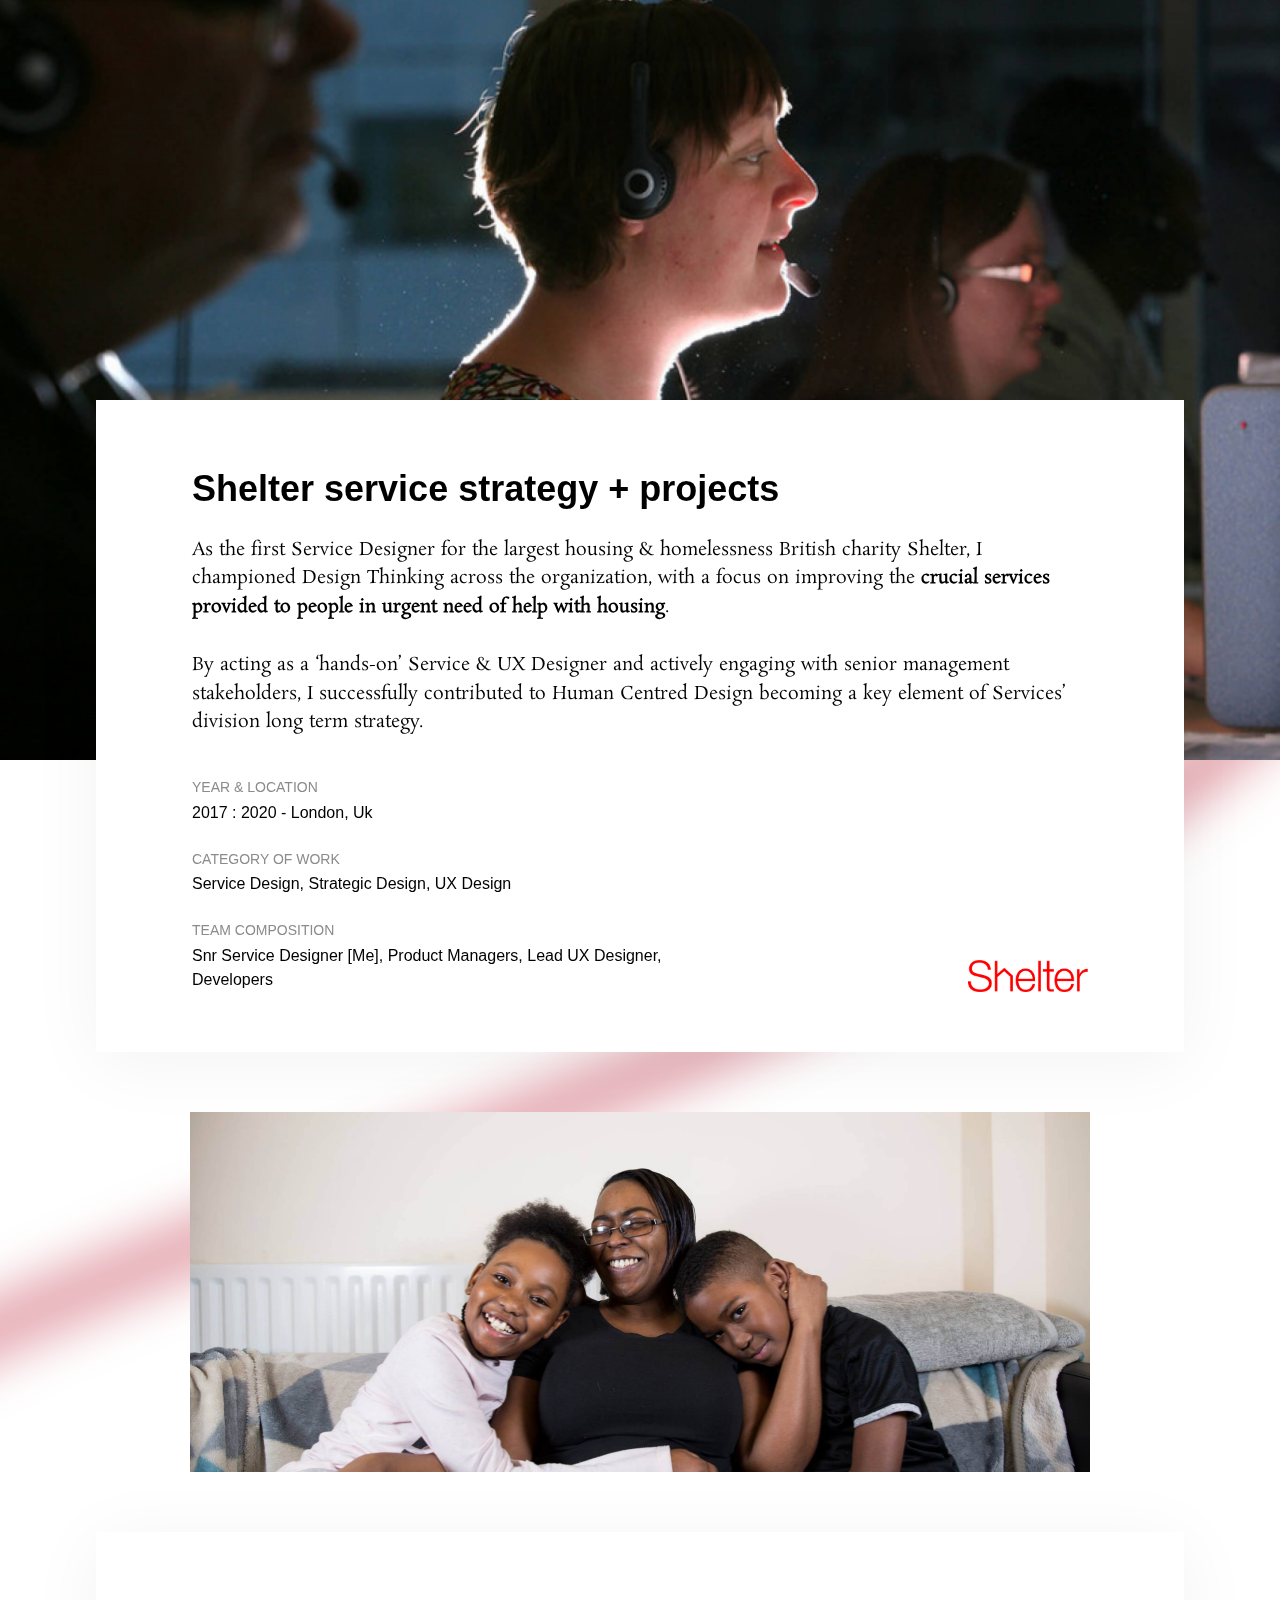
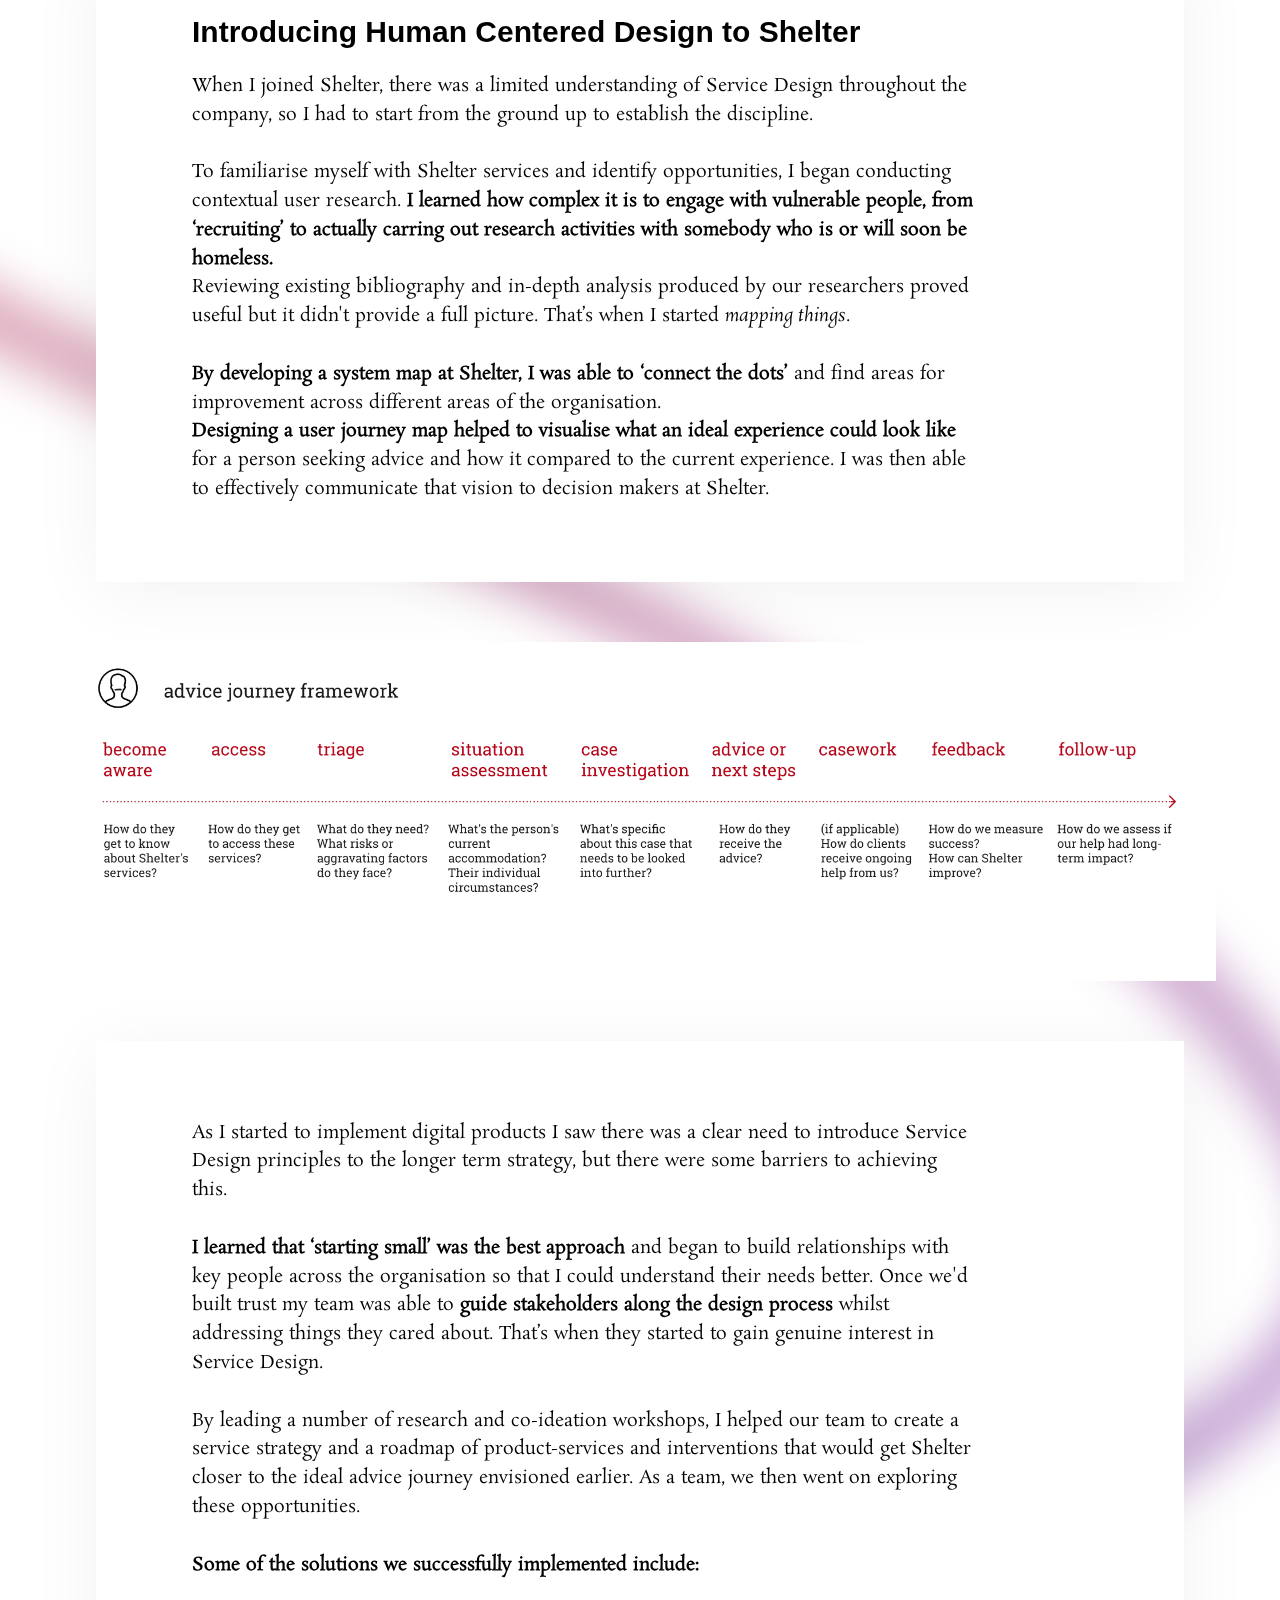
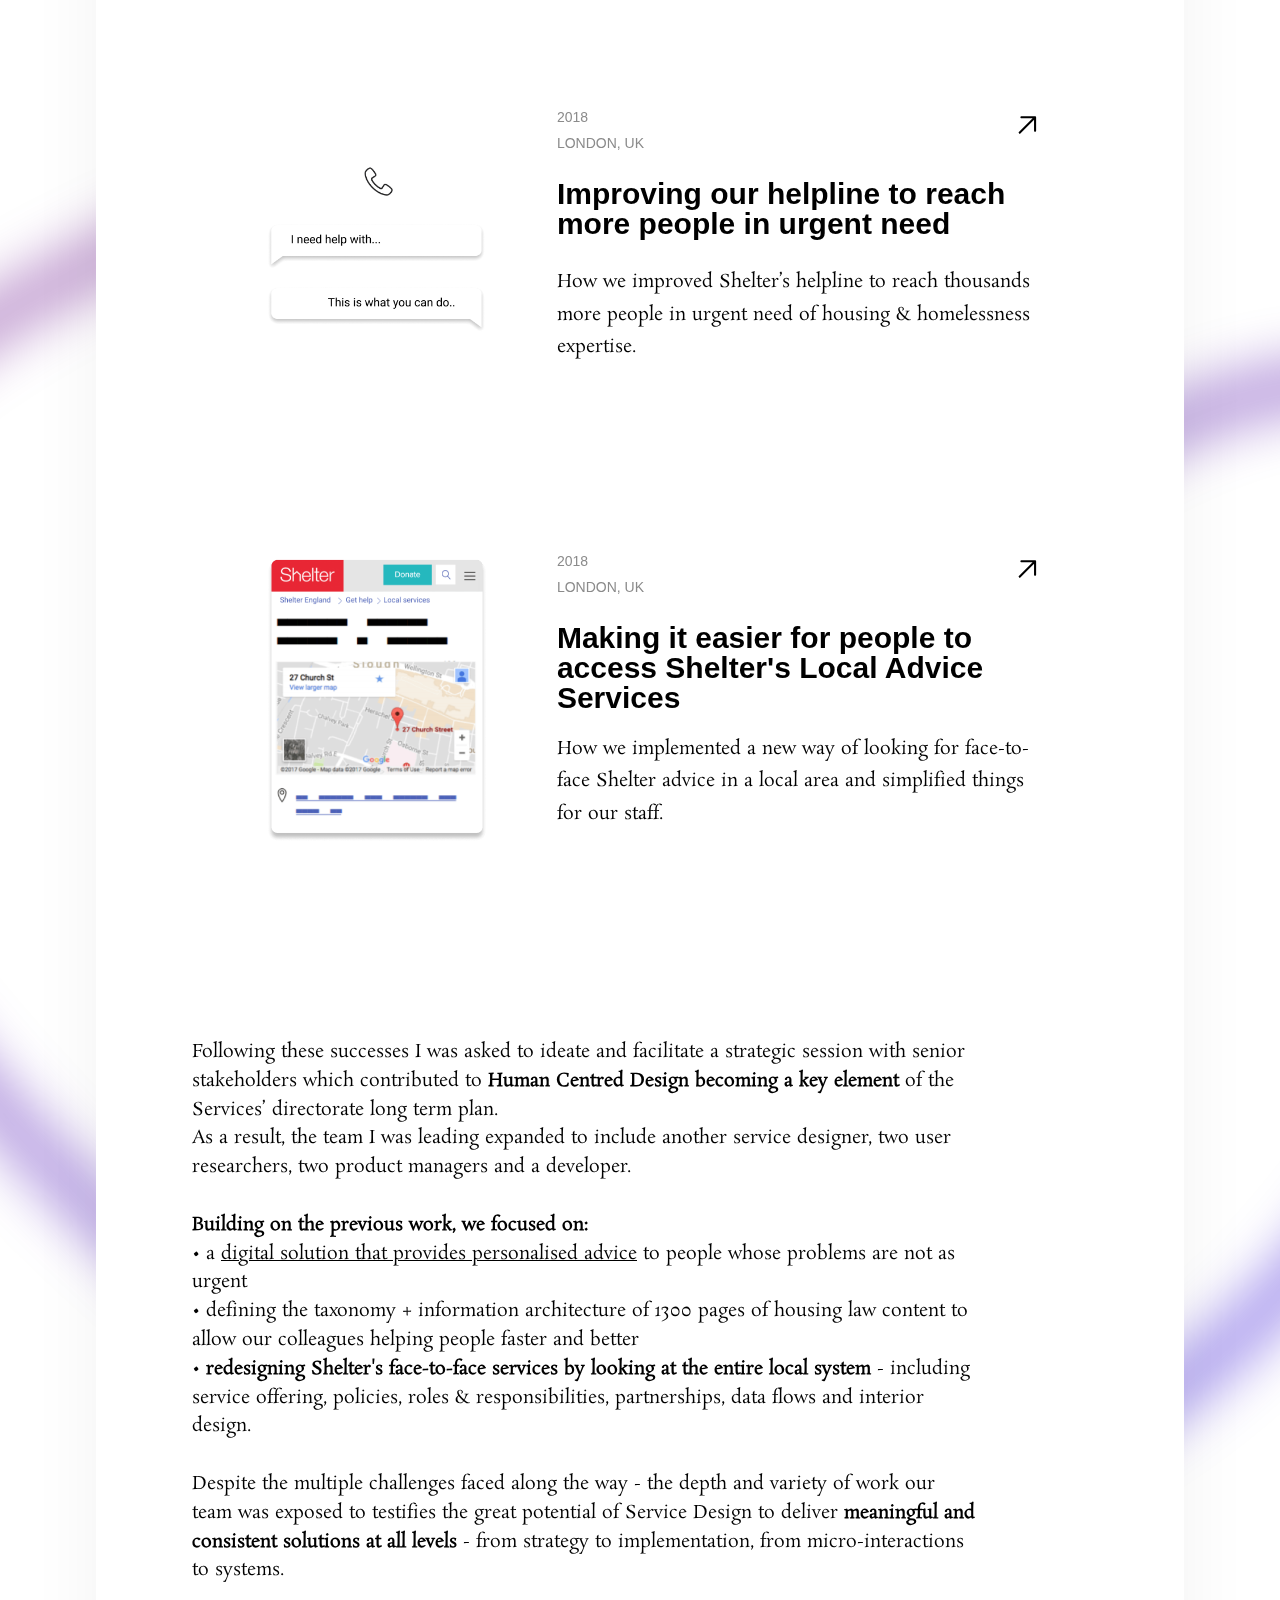
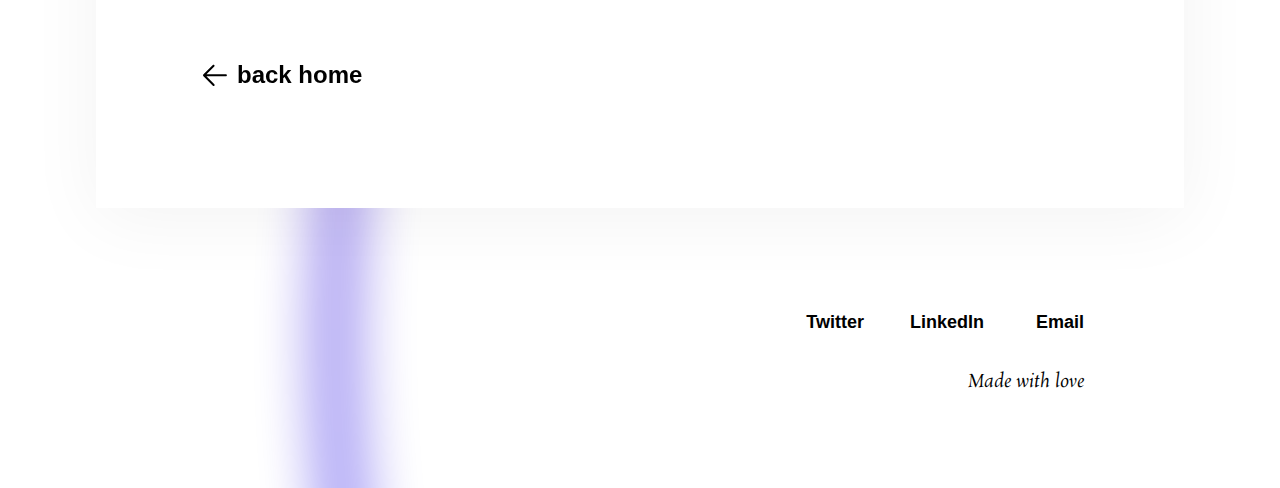
<file: shelter.html>
<!DOCTYPE html>
<html>
	<head>
		<link rel="stylesheet" href="css/style.css" />
		<link rel="stylesheet" href="css/normalize.css" />
		<meta charset="utf-8" />
		<meta http-equiv="x-ua-compatible" content="ie=edge" />
		<meta name="viewport" content="width=device-width, initial-scale=1, shrink-to-fit=no" />
		<title>Shelter | Matteo Remondini's Portfolio</title>
		<meta name="description" content="Matteo Remondini's porfolio. And much love" />
		<meta property="og:description" content="Matteo Remondini's porfolio. And much love" />
		<meta property="og:type" content="website" />
		<meta name="twitter:card" content="summary" />
		<meta name="twitter:creator" content="Matteo Remondini" />
		<meta name="twitter:description" content="Matteo Remondini's porfolio. And much love" />
		<meta property="og:title" content="Shelter" />
		<meta name="twitter:title" content="Shelter" />
		<meta
			name="keywords"
			content="service design, design thinking, portfolio, design, shelter"
		/>
		<link rel="apple-touch-icon" sizes="180x180" href="/apple-touch-icon.png" />
		<link rel="icon" type="image/png" sizes="32x32" href="/favicon-32x32.png" />
		<link rel="icon" type="image/png" sizes="16x16" href="/favicon-16x16.png" />
		<link rel="manifest" href="/site.webmanifest" />
		<link rel="mask-icon" href="/safari-pinned-tab.svg" color="#5bbad5" />
		<meta name="msapplication-TileColor" content="#da532c" />
		<meta name="theme-color" content="#ffffff" />
		
	</head>
	<body>
		<div class="layout">
			<main>
				<div class="test">
					<div>
						<div class="background">
							<svg
								xmlns="http://www.w3.org/2000/svg"
								class="background-svg"
								width="2000"
								height="6300"
								viewBox="0 0 2000 6300"
								fill="none"
							>
								<path
									fill="url(#paint0_linear)"
									d="M 1894.05 4145.42 L 1904 4146.5 L 1904 4146.5 L 1894.05 4145.42 M 967.669 6277.52 C 484.462 5437.19 748.609 4635.91 1119.05 4179.62 C 1165.345 4122.595 1213.263 4071.01 1261.541 4025.449 C 1309.82 3979.887 1358.46 3940.35 1406.2 3907.42 C 1501.8 3841.47 1593.19 3802.43 1670.42 3794.03 C 1747.28 3785.66 1809.35 3807.57 1849.2 3862.75 C 1889.56 3918.63 1908.64 4010.58 1894.05 4145.42 L 1913.94 4147.58 C 1928.75 4010.67 1909.99 3912.76 1865.42 3851.04 C 1820.34 3788.63 1750.37 3765.21 1668.26 3774.14 C 1586.52 3783.04 1491.97 3823.95 1394.84 3890.95 C 1346.215 3924.495 1296.787 3964.685 1247.816 4010.901 C 1198.845 4057.117 1150.33 4109.36 1103.53 4167.01 C 729.194 4628.09 462.038 5438.31 950.331 6287.48 L 967.669 6277.52 Z M 1894.05 4145.42 C 1865.1 4413.03 1673.77 4735.95 1386.32 4864.88 C 1242.97 4929.17 1075.46 4945.36 891.5 4882.19 C 830.111 4861.11 766.818 4831.167 701.932 4791.156 C 637.046 4751.145 570.566 4701.067 502.803 4639.717 C 435.041 4578.368 365.996 4505.747 295.978 4420.65 L 280.534 4433.35 C 351.067 4519.073 420.775 4592.421 489.36 4654.519 C 557.945 4716.617 625.406 4767.464 691.446 4808.188 C 757.486 4848.911 822.105 4879.51 885.004 4901.11 C 1073.91 4965.98 1246.65 4949.44 1394.5 4883.13 C 1689.46 4750.84 1884.35 4421.05 1913.94 4147.58 L 1894.05 4145.42 Z M 115.052 1677.45 C 244.959 1578.48 428.019 1503.46 631.038 1426.73 C 833.546 1350.18 1055.47 1272.07 1260.92 1166.94 C 1466.48 1061.75 1656.35 929.143 1794.82 743.026 C 1933.41 556.736 2020 317.496 2020 0 C 2013.333 0 2006.667 0 2000 0 C 2000 313.552 1914.59 548.524 1778.77 731.088 C 1642.82 913.823 1455.88 1044.71 1251.81 1149.13 C 1047.63 1253.62 827.116 1331.23 623.967 1408.02 C 421.329 1484.61 235.517 1560.52 102.931 1661.55 L 115.052 1677.45 Z M 1672.2 2920.97 C 1626.15 2841.83 1558.795 2769.12 1477.444 2701.702 C 1396.092 2634.285 1300.745 2572.16 1198.71 2514.19 C 994.451 2398.13 761.666 2297.8 557.5 2204.84 C 455.292 2158.3 360.273 2113.62 279.27 2069.66 C 265.752 2062.323 252.642 2055.015 239.967 2047.731 C 227.293 2040.447 215.055 2033.186 203.283 2025.944 C 191.51 2018.703 180.204 2011.48 169.393 2004.271 C 158.583 1997.063 148.267 1989.868 138.477 1982.682 C 128.686 1975.497 119.421 1968.32 110.71 1961.148 C 101.999 1953.976 93.843 1946.808 86.27 1939.64 C 40.712 1896.51 17.819 1854.84 20.165 1813.32 C 22.512 1771.77 50.344 1726.76 115.052 1677.45 L 102.931 1661.55 C 36.393 1712.24 3.032 1762.01 0.197 1812.2 C -0.276 1820.57 0.106 1828.851 1.289 1837.048 C 2.472 1845.245 4.457 1853.357 7.191 1861.389 C 9.924 1869.421 13.406 1877.372 17.584 1885.246 C 21.761 1893.121 26.634 1900.919 32.149 1908.644 C 37.664 1916.37 43.821 1924.023 50.567 1931.608 C 57.314 1939.192 64.649 1946.708 72.521 1954.16 C 119.875 1998.99 188.167 2042.97 269.73 2087.24 C 351.395 2131.56 446.962 2176.48 549.212 2223.04 C 753.961 2316.26 985.576 2416.09 1188.83 2531.58 C 1290.56 2589.38 1384.755 2650.875 1464.68 2717.104 C 1544.605 2783.332 1610.26 2854.295 1654.91 2931.03 L 1672.2 2920.97 Z M 295.978 4420.65 L 295.978 4420.65 L 280.534 4433.35 C 174.479 4304.46 121.307 4192.88 110.174 4094.94 C 98.989 3996.55 130.366 3913.13 190.74 3841.32 C 250.866 3769.81 339.737 3709.78 443.966 3657.14 C 548.286 3604.46 668.693 3558.85 792.477 3516.5 C 1040.8 3431.55 1301.63 3359.97 1478.62 3270.52 C 1567.11 3225.79 1632.73 3177.46 1665.43 3122.37 C 1681.66 3095.04 1689.79 3066.04 1688.64 3034.71 C 1687.48 3003.3 1676.97 2968.93 1654.91 2931.03 L 1672.2 2920.97 C 1695.49 2961 1707.32 2998.55 1708.63 3033.98 C 1709.93 3069.5 1700.63 3102.26 1682.63 3132.58 C 1646.9 3192.76 1576.96 3243.22 1487.64 3288.37 C 1309.01 3378.65 1045.22 3451.18 798.95 3535.43 C 675.44 3577.68 556.062 3622.94 452.982 3674.99 C 349.812 3727.09 263.67 3785.66 206.048 3854.19 C 148.675 3922.44 119.569 4000.52 130.046 4092.68 C 140.573 4185.29 191.206 4293.31 295.978 4420.65;"
								></path>
								<defs>
									<linearGradient
										id="paint0_linear"
										x1="1957.12"
										y1="5143.39"
										x2="191.997"
										y2="1021.67"
										gradientUnits="userSpaceOnUse"
									>
										<stop offset="0.0254142" stop-color="#1401E8"></stop>
										<stop offset="0.981215" stop-color="#C30000"></stop>
									</linearGradient>
								</defs>
							</svg>
						</div>
					</div>
				</div>
				<div
					class="project__hero__img gatsby-image-wrapper"
					style="position: relative; overflow: hidden;"
				>
					<img
						loading="lazy"
						src="src/images/shelter-cover.jpg"
						alt=""
						style="
							position: absolute;
							top: 0;
							left: 0;
							opacity: 1;
							width: 100%;
							height: 100%;
							object-fit: cover;
							object-position: center;
						"
					/>
				</div>
				<div>
					<div class="project__description-page">
						<div class="project__description__wrapper">
							<h1 class="project__description__h1">
								Shelter service strategy + projects
							</h1>
							<div class="project__description__intro-para">
								<p>
									As the first Service Designer for the largest housing &amp;
									homelessness British charity Shelter, I championed Design
									Thinking across the organization, with a focus on improving the
									<strong
										>crucial services provided to people in urgent need of help
										with housing</strong
									>. <br /><br />By acting as a ‘hands-on’ Service &amp; UX
									Designer and actively engaging with senior management
									stakeholders, I successfully contributed to Human Centred Design
									becoming a key element of Services’ division long term strategy.
								</p>
							</div>
							<div class="project__description__details">
								<h4 class="project__description__year-location-text">
									Year &amp; location
								</h4>
								<h4 class="project__description__year-location">
									2017 : 2020 - London, Uk
								</h4>
								<h4 class="project__description__category-text">
									Category of work
								</h4>
								<h4 class="project__description__category">
									Service Design, Strategic Design, UX Design
								</h4>
								<h4 class="project__description__year-team-text">
									Team composition
								</h4>
								<h4 class="project__description__team">
									Snr Service Designer [Me], Product Managers, Lead UX Designer, Developers
								</h4>
							</div>
							<div class="project__hero__logo-container">
								<img
									class="project__hero__logo"
									src="src/images/shelterlogo.png"
									alt=""
								/>
							</div>
						</div>
					</div>
				</div>
				<div
					class="image-s gatsby-image-wrapper"
					style="position: relative; overflow: hidden;"
				>
					<div aria-hidden="true" style="width: 100%; padding-bottom: 40%;"></div>
					<img
						aria-hidden="true"
						src="src/images/shelter-1.jpg"
						alt=""
						style="
							position: absolute;
							top: 0px;
							left: 0px;
							width: 100%;
							height: 100%;
							object-fit: cover;
							object-position: center center;
							opacity: 1;
							transition-delay: 500ms;
						"
					/>
				</div>
				<div class="project__article__page">
					<div class="project__article__wrapper">
						<h2 class="project__article__h2">
							Introducing Human Centered Design to Shelter
						</h2>
						<p class="project__article__p">
							When I joined Shelter, there was a limited understanding of Service
							Design throughout the company, so I had to start from the ground up to
							establish the discipline. <br /><br />To familiarise myself with Shelter
							services and identify opportunities, I began conducting contextual user
							research.
							<strong
								>I learned how complex it is to engage with vulnerable people, from
								‘recruiting’ to actually carring out research activities with
								somebody who is or will soon be homeless.</strong
							>
							<br />Reviewing existing bibliography and in-depth analysis produced by
							our researchers proved useful but it didn't provide a full picture.
							That’s when I started <i>mapping things</i>. <br /><br />
							<strong
								>By developing a system map at Shelter, I was able to ‘connect the
								dots’</strong
							>
							and find areas for improvement across different areas of the
							organisation.<br />
							<strong
								>Designing a user journey map helped to visualise what an ideal
								experience could look like</strong
							>
							for a person seeking advice and how it compared to the current
							experience. I was then able to effectively communicate that vision to
							decision makers at Shelter.
						</p>
					</div>
				</div>
				<div
					class="image-l hide-responsive gatsby-image-wrapper"
					style="position: relative; overflow: hidden;"
				>
					<div aria-hidden="true" style="width: 100%; padding-bottom: 29.4118%;"></div>
					<img
						aria-hidden="true"
						src="src/images/shelter-2.jpg"
						alt=""
						style="
							position: absolute;
							top: 0px;
							left: 0px;
							width: 100%;
							height: 100%;
							object-fit: cover;
							object-position: center center;
							opacity: 1;
							transition-delay: 500ms;
						"
					/>
				</div>
				<div
					class="image-l show-responsive gatsby-image-wrapper"
					style="position: relative; overflow: hidden;"
				>
					<div aria-hidden="true" style="width: 100%; padding-bottom: 397.5%;"></div>
					<img
						aria-hidden="true"
						src="src/images/m-shelter-2.png"
						alt=""
						style="
							position: absolute;
							top: 0px;
							left: 0px;
							width: 100%;
							height: 100%;
							object-fit: cover;
							object-position: center center;
							opacity: 1;
							transition-delay: 500ms;
						"
					/>
				</div>
				<div class="project__article__page">
					<div class="project__article__wrapper">
						<p class="project__article__p">
							As I started to implement digital products I saw there was a clear need
							to introduce Service Design principles to the longer term strategy, but
							there were some barriers to achieving this. <br /><br /><strong
								>I learned that ‘starting small’ was the best approach</strong
							>
							and began to build relationships with key people across the organisation
							so that I could understand their needs better. Once we'd built trust my
							team was able to
							<strong> guide stakeholders along the design process</strong> whilst
							addressing things they cared about. That’s when they started to gain
							genuine interest in Service Design.<br /><br />By leading a number of
							research and co-ideation workshops, I helped our team to create a
							service strategy and a roadmap of product-services and interventions
							that would get Shelter closer to the ideal advice journey envisioned
							earlier. As a team, we then went on exploring these
							opportunities.<br /><br /><strong
								>Some of the solutions we successfully implemented include:</strong
							>
						</p>
					</div>
					<a
						href="https://blog.shelter.org.uk/2018/09/how-we-improved-our-helpline-to-reach-more-people-in-urgent-need/"
						target="_blank"
						rel="noopener noreferrer"
						><div class="shelter__card">
							<img
								class="shelter__card__image"
								src="src/images/shelter-4.png"
								alt=""
							/>
							<h4 class="shelter__card__year">2018</h4>
							<h4 class="shelter__card__location">London, UK</h4>
							<h2>Improving our helpline to reach more people in urgent need</h2>
							<p class="shelter__article__p">
								How we improved Shelter’s helpline to reach thousands more people in
								urgent need of housing &amp; homelessness expertise.
							</p>
							<img
								class="shelter__card__arrow"
								src="src/images/arrow-down.svg"
								alt=""
							/></div></a
					><a
						href="https://blog.shelter.org.uk/2019/03/reshaping-our-local-advice-services-offering/"
						target="_blank"
						rel="noopener noreferrer"
						><div class="shelter__card">
							<img
								class="shelter__card__image"
								src="src/images/shelter-5.png"
								alt=""
							/>
							<h4 class="shelter__card__year">2018</h4>
							<h4 class="shelter__card__location">London, UK</h4>
							<h2>
								Making it easier for people to access Shelter's Local Advice
								Services
							</h2>
							<p class="shelter__article__p">
								How we implemented a new way of looking for face-to-face Shelter
								advice in a local area and simplified things for our staff.
							</p>
							<img
								class="shelter__card__arrow"
								src="src/images/arrow-down.svg"
								alt=""
							/></div
					></a>
					<div class="project__article__wrapper">
						<p class="project__article__p">
							Following these successes I was asked to ideate and facilitate a
							strategic session with senior stakeholders which contributed to<strong>
								Human Centred Design becoming a key element</strong
							>
							of the Services’ directorate long term plan.<br />As a result, the team
							I was leading expanded to include another service designer, two user
							researchers, two product managers and a developer.<br /><br />
							<strong>Building on the previous work, we focused on: </strong><br />
							• a
							<a
								class="a-text"
								href="https://blog.shelter.org.uk/2020/02/humanising-digital-to-give-personalised-advice-to-people-struggling-with-housing/"
								target="_blank"
								rel="noopener noreferrer"
								>digital solution that provides personalised advice</a
							>
							to people whose problems are not as urgent<br />• defining the taxonomy
							+ information architecture of 1300 pages of housing law content to allow
							our colleagues helping people faster and better<br />•
							<strong
								>redesigning Shelter's face-to-face services by looking at the
								entire local system</strong
							>
							- including service offering, policies, roles &amp; responsibilities,
							partnerships, data flows and interior design.<br /><br />Despite the
							multiple challenges faced along the way - the depth and variety of work
							our team was exposed to testifies the great potential of Service Design
							to deliver
							<strong>meaningful and consistent solutions at all levels</strong> -
							from strategy to implementation, from micro-interactions to systems.
						</p>
						<a href="index.html"
							><div class="button-back">
								<img
									class="button-back__arrow_left"
									src="src/images/arrow-down.svg"
									alt="arrow going back"
								/>
								<h3 class="button-back__text">back home</h3>
							</div></a
						>
					</div>
				</div>
			</main>
			<footer class="footer">
				<a
					class="footer__twitter"
					href="http://www.twitter.com/teoremo"
					target="_blank"
					rel="noopener noreferrer"
					>Twitter</a
				><a
					class="footer__linkedin"
					href="http://www.linkedin.com/in/teoremo"
					target="_blank"
					rel="noopener noreferrer"
					>LinkedIn</a
				><a class="footer__email" href="mailto:hello@teoremo.com">Email</a><br /><i
					class="footer__love-text"
					>Made with love</i
				>
			</footer>
		</div>
	</body>
</html>
</file>
<file: css/style.css>
@import url(https://fonts.googleapis.com/css?family=Rosarivo:400,400i);
@import url(https://rsms.me/inter/inter.css);

html
/* move scrollbar out of page*/
 {
  overflow: scroll;
  overflow-x: hidden;
}
::-webkit-scrollbar {
  width: 0px; /* Remove scrollbar space */
  background: transparent; /* Optional: just make scrollbar invisible */
}
/* Optional: show position indicator in red */
::-webkit-scrollbar-thumb {
  background: #ff0000;
}

body {
  font-family: "Rosarivo", serif;
  text-rendering: optimizeLegibility;
  -webkit-font-smoothing: antialiased;
  font-size: 18px;
  line-height: 1.6;
  margin: 0;
  padding: 0;
}

a {
  font-family: "inter", Helvetica, sans-serif;
  color: black;
  text-rendering: optimizeLegibility;
  -webkit-font-smoothing: antialiased;
  text-decoration: none;
}

h1 {
  font-family: "inter", Helvetica, sans-serif;
  text-rendering: optimizeLegibility;
  -webkit-font-smoothing: antialiased;
  font-weight: bold;
}

h2 {
  font-family: "inter", Helvetica, sans-serif;
  text-rendering: optimizeLegibility;
  -webkit-font-smoothing: antialiased;
  font-size: 30px;
  line-height: 1;
}

h3 {
  font-family: "inter", Helvetica, sans-serif;
  text-rendering: optimizeLegibility;
  -webkit-font-smoothing: antialiased;
  font-size: 24px;
  line-height: 1;
}

h4 {
  font-family: "inter", Helvetica, sans-serif;
  text-rendering: optimizeLegibility;
  -webkit-font-smoothing: antialiased;
  font-size: 14px;
  line-height: 1.5;
  color: #8b8b8b;
  font-weight: 400;
  text-transform: uppercase;
}

.a-text {
	font-family: "Rosarivo";
	text-decoration: underline;
}

.a-text:hover {
	font-weight: bold;
}

.test{
  transform: translateZ(0); /*for older browsers*/
  will-change: transform;
}

.background {
  position: absolute;
  width: 100%;
  max-width: 4000px;
  margin: -200px auto;
  filter: blur(30px);

  pointer-events: none;
}

.background-svg {
  position: relative;
  height: 100%;

  left: 50%;
  -webkit-transform: translateX(-50%);
  -ms-transform: translateX(-50%);
  transform: translateX(-50%);
}

.frontground-index {
  z-index: 3;
  width: 100%;
  position: absolute;
  pointer-events: none;
  top: 0;
}

/*Projects*/

.project__article__wrapper {
  padding: 60px 7.5vw;
  max-width: 784px;
}

.project__article__page {
  display: block;
  width: 85vw;
  max-width: 1134px;
  margin: 0 auto 60px;
  position: relative;
  background-color: white;
  box-shadow: 0px 10px 70px rgba(0, 0, 0, 0.05);
}

.project__article__p {
  max-width: 900px;
}

.project__article__p--small {
  font-size: 16px;
  line-height: 200%;
}

/*images*/

.image-s {
  max-width: 60vw;
  max-width: 900px;
  margin: 0 auto 60px auto;
}

.image-m {
  max-width: 75vw;
  max-width: 1140px;
  margin: 0 auto 60px auto;
}

.image-l {
  width: 90vw;
  max-width: 1366px;
  margin: 0 auto 60px auto;
}

/*404*/
.fouroufour__wrapper {
  height: 75vh;
  width: 90vw;
  max-width: 700px;
  padding-top:3vw;
  margin:auto;
  text-align: center;
  position: relative;
}

.fouroufour__image {
  border-radius:5px;
  width: 100%;
}

/*homepage*/

.homepage__hero-wrapper {
  height: 70vh;
  max-height: 900px;
  margin-top: 5vw;
  vertical-align: middle;
  position: relative;
}

.homepage__hero-group {
  display: grid;
  width: 85%;
  max-width: 672px;
  max-height: 480px;
  margin: auto;
  vertical-align: middle;
  position: absolute;
  top: 50%;
  left: 50%;
  transform: translate(-50%, -50%);
  grid-template-rows: auto 20fr auto;
  row-gap: 1.5vh;
}

.homepage__hero__h1 {
  font-size: 30px;
  line-height: 1.3;
  margin: 0 0;
  grid-row: 1/2;
}

.homepage__hero__p {
  max-width: 492px;
  margin: auto;

  grid-row: 2/3;
}

.homepage__hero__h2 {
  max-width: 400px;
  line-height: 1.3;
  margin-left: auto;
  margin-top: 0;
  text-align: right;
  grid-row: 3/4;
}

.arrow-down {
  position: relative;
  max-width: 30px;
  margin: 5vh auto;
}

.homepage__page {
  z-index: 2;
  overflow: hidden;
  background-color: white;
  width: 90%;
  max-width: 1134px;
  margin: 0 auto 60px auto;
  position: relative;
  padding: 60px 0 60px 0;
  box-shadow: 0px 10px 70px rgba(0, 0, 0, 0.05);
}

.about__text {
  width: 80%;
  margin: 20px auto 60px auto;
  text-align: center;
}

.about__avatar {
  display: block;
  margin: 0 auto 60px;
  width: 30vw;
  max-width: 300px;
  min-width: 200px;
  height: 30vw;
  max-height: 300px;
  min-height: 200px;
  border-radius: 50%;
}

.download-cv {
  text-align: center;
  width: 200px;
  padding: 20px;
  margin: auto;
  display: block;
}

.download-cv:hover {
  box-shadow: 0px 10px 70px rgba(0, 0, 0, 0.05);
  outline: 1px solid black;
  transition: all 0.4s cubic-bezier(0.77, 0, 0.175, 1);
}

.download-cv:active {
  box-shadow: 0px 0px 0px rgba(0, 0, 0, 0.05);
  outline: 2px solid black;
  background-color: rgb(250, 250, 250);
}

.download-cv__text {
  display: inline-block;
  width: 130px;
  margin: 0 auto 10px auto;
  text-decoration: none;
  font-weight: bold;
}

.download-cv:hover .download-cv__text {
  text-decoration: underline;
}

.download-cv__icon {
  display: block;
  margin: 0 auto 5px;
  transition: all 0.4s cubic-bezier(0.77, 0, 0.175, 1);
}

.download-cv:hover .download-cv__icon {
  margin: 5px auto 0;
  transition: all 0.4s cubic-bezier(0.77, 0, 0.175, 1);
}

/*flair*/

.flair__grid {
  display: grid;
  width: 90vw;
  max-width: 1366px;
  position: relative;
  margin: 0 auto 60px auto;
  grid-template-columns: repeat(auto-fit, minmax(320px, 1fr));
  grid-gap: 1rem;
}

.flair__grid__image {
  width: 100%;
}

/*gimble*/

.gimble__quote__div {
  max-width: 60vw;
  margin: 0 auto 60px auto;
  text-align: center;
}

.gimble__quote {
  font-family: "Rosarivo", serif;
  text-rendering: optimizeLegibility;
  -webkit-font-smoothing: antialiased;
  font-size: 26px;
  line-height: 1.6;
  margin: 0;
  padding: 0;
  color: #17c792;
}

.gimble__caption {
  font-family: "Rosarivo", serif;
  text-rendering: optimizeLegibility;
  -webkit-font-smoothing: antialiased;
  font-size: 20px;
  line-height: 1.4;
  margin: 0;
  padding: 0;
  color: #8b8b8b;
}

/*comms*/

.harika__grid {
  display: grid;
  width: 90vw;
  max-width: 1134px;
  position: relative;
  margin: 120px auto 60px auto;
  grid-template-columns: 6fr 3fr;
  grid-template-rows: 1fr;
  grid-gap: 1rem;
  grid-template-areas:
    "image1 ."
    "image1 image2"
    "image1 image3";
}

.harika__grid__image-1 {
  width: 100%;
  grid-column: 1 / 2;
  grid-row: 1 / 4;
  grid-area: image1;
}

.harika__grid__image-2 {
  width: 100%;
  grid-column: 2 / 3;
  grid-row: 2 / 3;
  grid-area: image2;
}

.harika__grid__image-3 {
  width: 100%;
  grid-column: 2 / 3;
  grid-row: 3 / 4;
  grid-area: image3;
}

.saporita__grid {
  display: grid;
  width: 90vw;
  max-width: 1134px;
  position: relative;
  margin: 120px auto 60px auto;
  grid-template-columns: 1fr 0.5fr 1fr 0.5fr;
  grid-gap: 1rem;
  grid-template-areas:
    "image1 image2 image2 image2"
    "image1 . image3 .";
}

.saporita__grid__image-1 {
  width: 100%;
  grid-column: 1 / 2;
  grid-row: 1 / 3;
  grid-area: image1;
}

.saporita__grid__image-2 {
  width: 100%;
  grid-column: 2 / 5;
  grid-row: 1 / 2;
  grid-area: image2;
}

.saporita__grid__image-3 {
  width: 100%;
  grid-column: 3 / 4;
  grid-row: 2 / 3;
  grid-area: image3;
}

.sacrem__grid {
  display: grid;
  width: 90vw;
  max-width: 1134px;
  position: relative;
  margin: 120px auto 60px auto;
  grid-template-columns: 4fr 3fr;
  grid-gap: 1rem;
  grid-template-areas:
    ". image2"
    "image1 image2"
    "image1 image2";
}

.sacrem__grid__image-1 {
  width: 100%;
  grid-row: 2 / 4;
  grid-area: image1;
}

.sacrem__grid__image-2 {
  width: 100%;
  grid-row: 1 / 4;
  grid-area: image2;
}

.sintesi__grid {
  display: grid;
  width: 90vw;
  max-width: 1134px;
  position: relative;
  margin: 120px auto 60px auto;
  grid-template-columns: 6fr 3fr;
  grid-gap: 1rem;
  grid-template-areas:
    "image1 ."
    "image1 image2"
    "image1 image2";
}

.sintesi__grid__image-1 {
  width: 100%;
  grid-row: 1/ 4;
  grid-area: image1;
}

.sintesi__grid__image-2 {
  width: 100%;
  grid-row: 2 / 4;
  grid-area: image2;
}

@media only screen and (min-width: 501px) {
  .show-responsive {
    display: none;
  }
}

/*responsive*/

@media only screen and (max-width: 500px) {
  body {
    line-height: 1.8;
    font-size: calc(14px + 8 * ((100vw - 250px) / 250));
  }

  h1 {
    font-size: calc(28px + 8 * ((100vw - 250px) / 250));
    line-height: 1.2;
  }

  h2 {
    font-size: calc(24px + 8 * ((100vw - 250px) / 250));
    line-height: 1.4;
  }

  h3 {
    font-size: calc(20px + 4 * ((100vw - 250px) / 250));

    line-height: 1.4;
  }

  h4 {
    font-size: calc(12px + 2 * ((100vw - 250px) / 250));

    line-height: 1.4;
  }

  .homepage__hero__h2 {
    text-align: left;
    margin-left: 0;
  }

  .homepage__page {
    width: 95%;
  }
  .project__article__page {
    width: 90vw;
  }

  .project__article__wrapper {
    padding: 40px 7.5vw;
  }

  .gimble__quote {
    font-size: calc(20px + 4 * ((100vw - 250px) / 250));
    line-height: 1.8;
  }

  .gimble__quote__div {
    max-width: 80vw;
    margin: 80px auto;
  }

  .hide-responsive {
    display: none;
  }

  .background {
    visibility: hidden;
  }

  .harika__grid {
    margin: 0 auto 20px auto;
    grid-template-columns: auto;
    grid-template-rows: auto auto auto;
    grid-template-areas:
      "image1"
      "image3"
      "image2";
  }

  .saporita__grid {
    margin: 0 auto 20px auto;
    grid-template-columns: auto;
    grid-template-rows: auto auto;
    grid-template-areas:
      "image2"
      "image1"
      "image3";
  }

  .sintesi__grid {
    margin: 0 auto 20px auto;
    grid-template-columns: auto;
    grid-template-rows: auto auto;
    grid-template-areas:
      "image1"
      "image2";
  }

  .saporita__grid__image-3 {
    display: none;
  }

  .sacrem__grid {
    margin: 0 auto 20px auto;
    grid-template-columns: auto;
    grid-template-rows: auto auto;
    grid-template-areas:
      "image1"
      "image2";
  }
}













/* Layout */


.layout {
  position: relative;
  z-index: 3;
  overflow: hidden;
}

.footer {
  display: grid;
  width: 85vw;
  max-width: 1134px;
  text-align: right;
  margin: 100px auto 60px auto;
  grid-template-columns: auto 120px 100px 100px;
  grid-template-rows: 60px 60px;
}

.footer__twitter {
  grid-column: 1/1;
  grid-row: 1/1;
  text-decoration: none;
  text-shadow: none;
  font-weight: bold;
}

.footer__linkedin {
  grid-column: 2/3;
  grid-row: 1/1;
  text-decoration: none;
  text-shadow: none;
  font-weight: bold;
}

.footer__email {
  grid-column: 3/3;
  grid-row: 1/1;
  text-decoration: none;
  font-weight: bold;
}



.footer__email:hover,
.footer__linkedin:hover,
.footer__twitter:hover {
  text-decoration: underline;
}

.footer__love-text {
  grid-column: 1/4;
  grid-row: 2/3;
}


@media only screen and (max-width: 500px) {
  .footer {
    text-align: center;
    grid-template-columns: auto;
    grid-template-rows: 60px 60px 100px 60px;
    margin: 80px auto 0 auto;
  }

  .footer__twitter {
    grid-column: 1/4;
    grid-row: 1/3;
  }
  .footer__linkedin {
    grid-column: 1/4;
    grid-row: 2/3;
  }


  .footer__email {
    grid-column: 1/4;
    grid-row: 3/3;
  }

  .footer__love-text {
    grid-row: 4/4;
  }
}


















.homepage__card {
  display: grid;
  width: 80%;
  max-width: 670px;
  position: relative;
  margin: 0 auto 60px;
  padding: 50px 7% 50px 7%;
  grid-template-columns: auto 70px;
  grid-template-rows: 20px 15px auto auto auto 25px;
  outline: 1px solid white;
  transition: all 0.4s cubic-bezier(0.77, 0, 0.175, 1);
}

.homepage__card:hover {
  box-shadow: 0px 10px 70px rgba(0, 0, 0, 0.05);
  outline: 1px solid black;
  transition: all 0.4s cubic-bezier(0.77, 0, 0.175, 1);
}

.homepage__card:active {
  transition: all 0.2s cubic-bezier(0.77, 0, 0.175, 1);
  box-shadow: 0px 0px 0px rgba(0, 0, 0, 0.05);
  outline: 2px solid black;
  background-color: rgb(250, 250, 250);
}

.homepage__card__arrow_right {
  width: 25px;
  height: 25px;
  margin: 0 10px 0 auto;
  grid-column-start: 2;
  grid-row: 6/7;
  transform: rotate(270deg);
  transition: all 0.4s cubic-bezier(0.77, 0, 0.175, 1);
}

.homepage__card:hover .homepage__card__arrow_right {
  margin: 0 0 0 auto;
  transition: all 0.4s cubic-bezier(0.77, 0, 0.175, 1);
}

.homepage__card__arrow_ext {
  width: 35px;
  height: 35px;
  margin: 10px 10px 10px auto;
  grid-column-start: 2;
  grid-row: 6/7;
  transform: rotate(270deg);
  outline: none;
  transition: all 0.4s cubic-bezier(0.77, 0, 0.175, 1);
}

.homepage__card:hover .homepage__card__arrow_ext {
  margin: 0 0 0 auto;
  transition: all 0.4s cubic-bezier(0.77, 0, 0.175, 1);
}

.homepage__card__logo {
  object-fit: cover;
  width: 100%;
  align-self: center;
  grid-column: 2/3;
  grid-row: 1/3;
}

.homepage__card__year {
  margin-top: 0px;
  grid-row: 1/2;
  grid-column: 1/2;
  font-weight: normal;
  text-decoration: none;
}

.homepage__card__location {
  margin-top: 0;
  grid-row: 2/3;
  grid-column: 1/2;
  font-weight: normal;
  text-decoration: none;
}

.homepage__card h2 {
  margin: 0;
  padding: 2rem 0 0.5rem 0;
  grid-column: 1/3;
  grid-row: 3/4;
  text-decoration: none;
}

.homepage__card:hover h2 {
  text-decoration: underline;
}

.homepage__card h3 {
  margin: 0;
  padding-bottom: 1.5rem;
  grid-column: 1/3;
  grid-row: 4/5;
  text-decoration: none;
  font-weight: 400;
}

.homepage__card p {
  font-family: "Rosarivo", serif;
  text-rendering: optimizeLegibility;
  -webkit-font-smoothing: antialiased;

  margin: 0;
  padding-bottom: 20px;
  grid-column: 1/3;
  grid-row: 5/6;
  text-decoration: none;
}

.homepage__card__link {
  cursor: pointer;
}

@media only screen and (max-width: 500px) {
  .homepage__card {
    width: 80%;
  }
}






/* Button back */
.button-back{
    margin:60px 0px 60px;
    position:relative;
    width:250px;
    display:inline-block;
   
}

.button-back:hover{
    text-decoration: underline;
}

.button-back__text {
    margin:0;
    font-weight: bold;

}
.button-back__arrow_left {
    float:left;
    width:25px;
    height:25px;
    transform: rotate(90deg);
    margin:0 10px 0 10px;
    transition: all 0.4s cubic-bezier(0.77, 0, 0.175, 1);

}

.button-back:hover .button-back__arrow_left{
    margin: 0 20px 0 0;
    transition: all 0.4s cubic-bezier(0.77, 0, 0.175, 1);
}








/*Project intro*/
.project__hero__img {
  display: block;
  object-fit: cover;
  max-width: 1366px;
  max-height: 760px;
  margin: 0 auto 0 auto;
  width: 100vw;
  height: 100vh;
}

.project__description-page {
  display: grid;
  width: 85vw;
  max-width: 1134px;
  position: relative;
  box-shadow: 0px 10px 70px rgba(0, 0, 0, 0.05);
  background-color: white;
  margin: -40vh auto 60px;
}

.project__description__wrapper {
  display: block;
  padding: 60px 7.5vw;
}

.project__description__intro-para {
  grid-area: text;
}

.project__description__h1 {
  grid-area: h1;
  margin: 0;
}

.project__description__details {
  margin: 40px 0 0 0;
  width: 60%;
}

.project__hero__logo-container {
  margin: 0 0 auto auto;
  position: relative;
}
.project__hero__logo {
  width: 120px;
  height: auto;
  right: 0;
  bottom: 0px;
  position: absolute;
}

.project__description__year-location,
.project__description__category {
  color: black;
  margin: -1rem 0 1.5rem;
  text-transform: none;
  font-size: 16px;
}

.project__description__team {
  color: black;
  margin: -1rem 0 0;
  text-transform: none;
  font-size: 16px;
}

@media only screen and (min-height: 1000px) {
  .project__description-page {
    margin: -20vh auto 60px;
  }
}

@media only screen and (max-width: 500px) {
  .project__description-page {
    width: 90vw;
  }

  .project__description-wrapper {
    padding: 40px 7.5vw;
  }

  .project__description__details {
    width: 100%;
  }
  .project__hero__logo {
    display: none;
  }
}












/*Shelter card*/
.shelter__card {
  display: grid;
  width: 80%;
  max-width: 810px;
  position: relative;
  margin: 0 auto 60px auto;
  padding: 50px 7% 50px 7%;
  grid-template-columns: 35% auto;
  grid-template-rows: 26px 26px auto auto;
  grid-template-areas:
    "image date"
    "image location"
    "image title"
    "image paragraph";
  grid-column-gap: 3vw;
  outline: 1px white;
  transition: all 0.4s cubic-bezier(0.77, 0, 0.175, 1);
}

.shelter__card:hover {
  box-shadow: 0px 10px 70px rgba(0, 0, 0, 0.05);
  outline: 1px solid black;
  transition: all 0.4s cubic-bezier(0.77, 0, 0.175, 1);
  transform: translateZ(0); /*for older browsers*/
  will-change: transform;
}

.shelter__card:active {
  box-shadow: 0px 0px 0px rgba(0, 0, 0, 0.05);
  outline: 2px solid black;
  background-color: rgba(0, 0, 0, 0.01);
}

.shelter__card__arrow {
  float: right;
  margin: 5px 5px 0 auto;
  width: 25px;
  height: 25px;
  grid-column: 2/3;
  grid-row: 1/2;
  transform: rotate(225deg);
  transition: all 0.4s cubic-bezier(0.77, 0, 0.175, 1);
  grid-area: date;
}

.shelter__card:hover .shelter__card__arrow {
  margin: 0 0 0 auto;
  transition: all 0.4s cubic-bezier(0.77, 0, 0.175, 1);
}

.shelter__card__year {
  margin-top: 0px;
  grid-row: 1/2;
  grid-column: 2/3;
  font-weight: normal;
  grid-area: date;
}

.shelter__card__location {
  margin-top: 0;
  grid-row: 2/3;
  grid-column: 2/3;
  font-weight: normal;
  grid-area: location;
}

.shelter__card h4 {
  text-decoration: none;
}

.shelter__card h2 {
  font-weight: 700;
  margin: 0;
  padding: 20px 0 20px 0;
  grid-row: 3/4;
  grid-column: 2/3;
  text-decoration: none;
  grid-area: title;
}

.shelter__card:hover h2 {
  text-decoration: underline;
}

.shelter__card p {
  font-family: "Rosarivo", serif;
  text-rendering: optimizeLegibility;
  -webkit-font-smoothing: antialiased;

  font-weight: 400;
  margin: 0;
  padding-bottom: 20px;
  grid-column: 2/3;
  grid-row: 4/5;
  line-height: 180%;
  text-decoration: none;
  grid-area: paragraph;
}

.shelter__card__image {
  width: 100%;
  -o-object-fit: cover;
  object-fit: cover;
  grid-column: 1/2;
  grid-row: 1/5;
  margin: auto;
  align-self: center;
  grid-area: image;
}

@media only screen and (max-width: 500px) {
  .shelter__card {
    margin: 0 auto 40px auto;
    grid-template-columns: auto;
    grid-template-rows: 26px 40px auto auto auto;
    grid-template-areas:
      "date"
      "location"
      "image"
      "title"
      "paragraph";
  }
}








/*Comms project*/
.comms__project__description-page {
  display: block;
  width: 85vw;
  max-width: 1134px;
  position: relative;
  box-shadow: 0px 10px 70px rgba(0, 0, 0, 0.05);
  background-color: white;
  margin: 0 auto 60px;
}

.comms__project__description__wrapper {
  padding: 60px 7.5vw;
}

.comms__project__description__year-location,
.comms__project__description__category {
  color: black;
  margin: -1rem 0 1.5rem;
  text-transform: none;
  font-size: 16px;
}

.comms__project__description__team {
  color: black;
  margin: -1rem 0 40px;
  text-transform: none;
  font-size: 16px;
}
</file>
